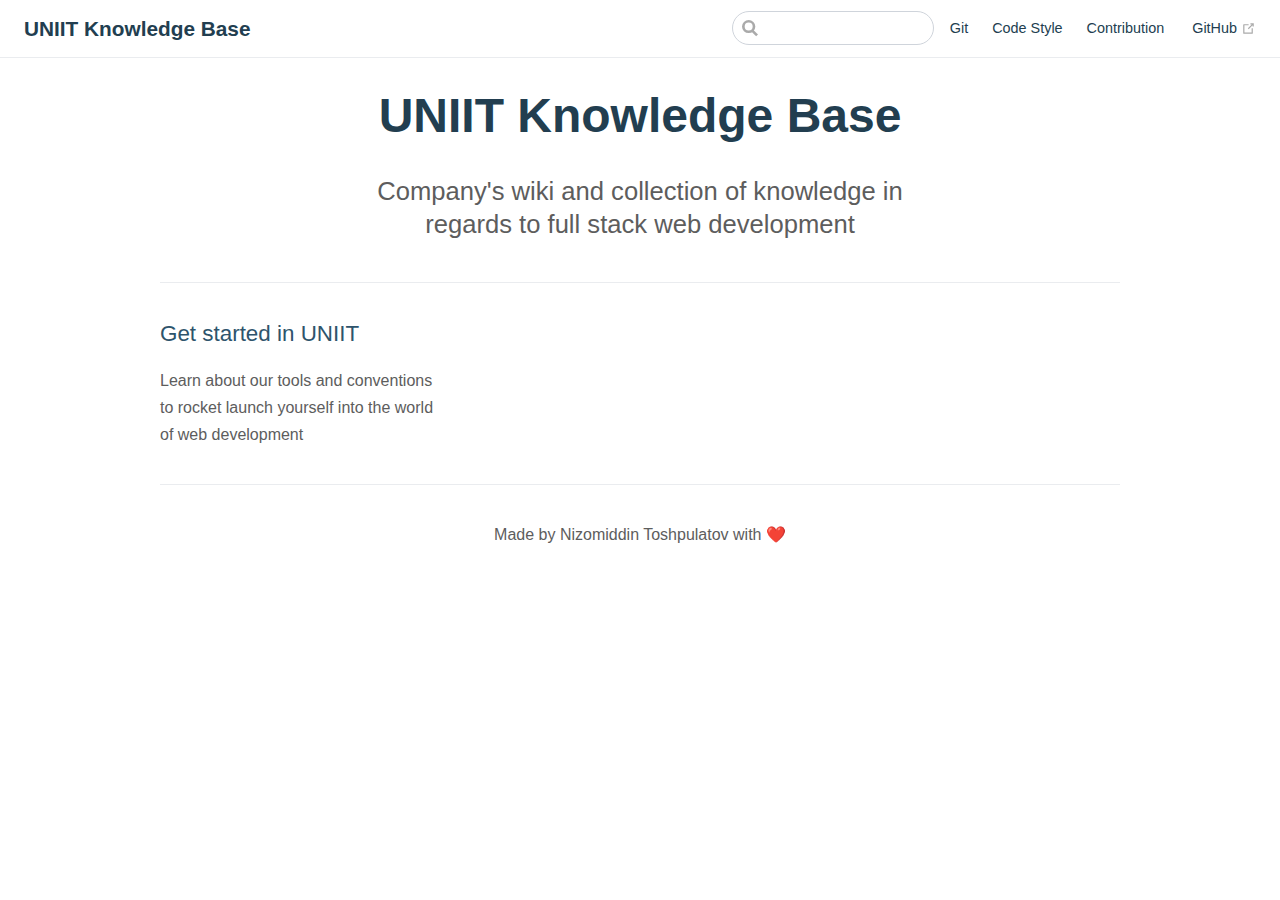
<file: index.html>
<!DOCTYPE html>
<html lang="en-US">
  <head>
    <meta charset="utf-8">
    <meta name="viewport" content="width=device-width,initial-scale=1">
    <title>UNIIT Knowledge Base</title>
    <meta name="generator" content="VuePress 1.8.2">
    
    <meta name="description" content="Company's wiki and collection of knowledge in regards to full stack web development">
    <meta name="theme-color" content="#1A6CBD">
    <meta name="apple-mobile-web-app-capable" content="yes">
    <meta name="apple-mobile-web-app-status-bar-style" content="black">
    
    <link rel="preload" href="/assets/css/0.styles.4b97f608.css" as="style"><link rel="preload" href="/assets/js/app.93acbe78.js" as="script"><link rel="preload" href="/assets/js/2.5b179678.js" as="script"><link rel="preload" href="/assets/js/22.062c3ab2.js" as="script"><link rel="prefetch" href="/assets/js/10.ee8e304d.js"><link rel="prefetch" href="/assets/js/11.6376f2f7.js"><link rel="prefetch" href="/assets/js/12.f3be9457.js"><link rel="prefetch" href="/assets/js/13.2a10ba56.js"><link rel="prefetch" href="/assets/js/14.72ebe129.js"><link rel="prefetch" href="/assets/js/15.1eaa5ccd.js"><link rel="prefetch" href="/assets/js/16.02e971a6.js"><link rel="prefetch" href="/assets/js/17.2853b1c9.js"><link rel="prefetch" href="/assets/js/18.a60efe96.js"><link rel="prefetch" href="/assets/js/19.d1c57ace.js"><link rel="prefetch" href="/assets/js/20.58d069af.js"><link rel="prefetch" href="/assets/js/21.39de7fce.js"><link rel="prefetch" href="/assets/js/3.16ef378a.js"><link rel="prefetch" href="/assets/js/4.73c74d07.js"><link rel="prefetch" href="/assets/js/5.86fd9c45.js"><link rel="prefetch" href="/assets/js/6.78397fcc.js"><link rel="prefetch" href="/assets/js/7.a216571a.js"><link rel="prefetch" href="/assets/js/8.801d3e8a.js"><link rel="prefetch" href="/assets/js/9.6a97ab90.js">
    <link rel="stylesheet" href="/assets/css/0.styles.4b97f608.css">
  </head>
  <body>
    <div id="app" data-server-rendered="true"><div class="theme-container no-sidebar"><header class="navbar"><div class="sidebar-button"><svg xmlns="http://www.w3.org/2000/svg" aria-hidden="true" role="img" viewBox="0 0 448 512" class="icon"><path fill="currentColor" d="M436 124H12c-6.627 0-12-5.373-12-12V80c0-6.627 5.373-12 12-12h424c6.627 0 12 5.373 12 12v32c0 6.627-5.373 12-12 12zm0 160H12c-6.627 0-12-5.373-12-12v-32c0-6.627 5.373-12 12-12h424c6.627 0 12 5.373 12 12v32c0 6.627-5.373 12-12 12zm0 160H12c-6.627 0-12-5.373-12-12v-32c0-6.627 5.373-12 12-12h424c6.627 0 12 5.373 12 12v32c0 6.627-5.373 12-12 12z"></path></svg></div> <a href="/" aria-current="page" class="home-link router-link-exact-active router-link-active"><!----> <span class="site-name">UNIIT Knowledge Base</span></a> <div class="links"><div class="search-box"><input aria-label="Search" autocomplete="off" spellcheck="false" value=""> <!----></div> <nav class="nav-links can-hide"><div class="nav-item"><a href="/git/" class="nav-link">
  Git
</a></div><div class="nav-item"><a href="/code-style/" class="nav-link">
  Code Style
</a></div><div class="nav-item"><a href="/contribution/" class="nav-link">
  Contribution
</a></div> <a href="https://github.com/Hazeman28/bcpm-knowledge-base" target="_blank" rel="noopener noreferrer" class="repo-link">
    GitHub
    <span><svg xmlns="http://www.w3.org/2000/svg" aria-hidden="true" focusable="false" x="0px" y="0px" viewBox="0 0 100 100" width="15" height="15" class="icon outbound"><path fill="currentColor" d="M18.8,85.1h56l0,0c2.2,0,4-1.8,4-4v-32h-8v28h-48v-48h28v-8h-32l0,0c-2.2,0-4,1.8-4,4v56C14.8,83.3,16.6,85.1,18.8,85.1z"></path> <polygon fill="currentColor" points="45.7,48.7 51.3,54.3 77.2,28.5 77.2,37.2 85.2,37.2 85.2,14.9 62.8,14.9 62.8,22.9 71.5,22.9"></polygon></svg> <span class="sr-only">(opens new window)</span></span></a></nav></div></header> <div class="sidebar-mask"></div> <aside class="sidebar"><nav class="nav-links"><div class="nav-item"><a href="/git/" class="nav-link">
  Git
</a></div><div class="nav-item"><a href="/code-style/" class="nav-link">
  Code Style
</a></div><div class="nav-item"><a href="/contribution/" class="nav-link">
  Contribution
</a></div> <a href="https://github.com/Hazeman28/bcpm-knowledge-base" target="_blank" rel="noopener noreferrer" class="repo-link">
    GitHub
    <span><svg xmlns="http://www.w3.org/2000/svg" aria-hidden="true" focusable="false" x="0px" y="0px" viewBox="0 0 100 100" width="15" height="15" class="icon outbound"><path fill="currentColor" d="M18.8,85.1h56l0,0c2.2,0,4-1.8,4-4v-32h-8v28h-48v-48h28v-8h-32l0,0c-2.2,0-4,1.8-4,4v56C14.8,83.3,16.6,85.1,18.8,85.1z"></path> <polygon fill="currentColor" points="45.7,48.7 51.3,54.3 77.2,28.5 77.2,37.2 85.2,37.2 85.2,14.9 62.8,14.9 62.8,22.9 71.5,22.9"></polygon></svg> <span class="sr-only">(opens new window)</span></span></a></nav>  <!----> </aside> <main aria-labelledby="main-title" class="home"><header class="hero"><!----> <h1 id="main-title">
      UNIIT Knowledge Base
    </h1> <p class="description">
      Company's wiki and collection of knowledge in regards to full stack web development
    </p> <!----></header> <div class="features"><div class="feature"><h2>Get started in UNIIT</h2> <p>Learn about our tools and conventions to rocket launch yourself into the world of web development</p></div></div> <div class="theme-default-content custom content__default"></div> <div class="footer">
    Made by Nizomiddin Toshpulatov with ❤️
  </div></main></div><div class="global-ui"></div></div>
    <script src="/assets/js/app.93acbe78.js" defer></script><script src="/assets/js/2.5b179678.js" defer></script><script src="/assets/js/22.062c3ab2.js" defer></script>
  </body>
</html>
</file>
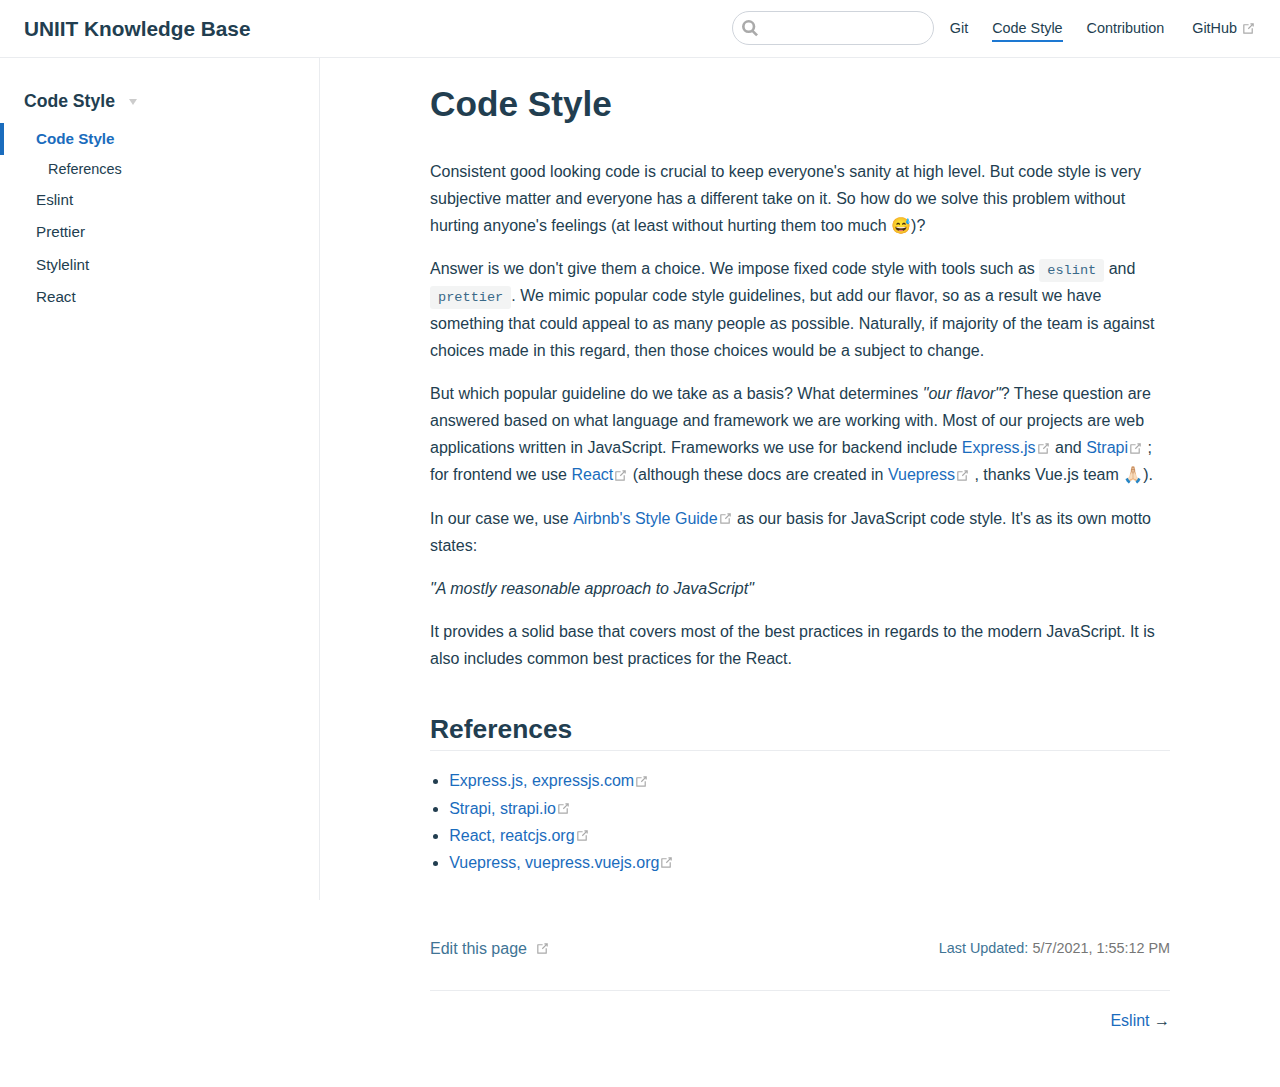
<file: code-style/index.html>
<!DOCTYPE html>
<html lang="en-US">
  <head>
    <meta charset="utf-8">
    <meta name="viewport" content="width=device-width,initial-scale=1">
    <title>Code Style | UNIIT Knowledge Base</title>
    <meta name="generator" content="VuePress 1.8.2">
    
    <meta name="description" content="Company's wiki and collection of knowledge in regards to full stack web development">
    <meta name="theme-color" content="#1A6CBD">
    <meta name="apple-mobile-web-app-capable" content="yes">
    <meta name="apple-mobile-web-app-status-bar-style" content="black">
    
    <link rel="preload" href="/assets/css/0.styles.4b97f608.css" as="style"><link rel="preload" href="/assets/js/app.93acbe78.js" as="script"><link rel="preload" href="/assets/js/2.5b179678.js" as="script"><link rel="preload" href="/assets/js/10.ee8e304d.js" as="script"><link rel="prefetch" href="/assets/js/11.6376f2f7.js"><link rel="prefetch" href="/assets/js/12.f3be9457.js"><link rel="prefetch" href="/assets/js/13.2a10ba56.js"><link rel="prefetch" href="/assets/js/14.72ebe129.js"><link rel="prefetch" href="/assets/js/15.1eaa5ccd.js"><link rel="prefetch" href="/assets/js/16.02e971a6.js"><link rel="prefetch" href="/assets/js/17.2853b1c9.js"><link rel="prefetch" href="/assets/js/18.a60efe96.js"><link rel="prefetch" href="/assets/js/19.d1c57ace.js"><link rel="prefetch" href="/assets/js/20.58d069af.js"><link rel="prefetch" href="/assets/js/21.39de7fce.js"><link rel="prefetch" href="/assets/js/22.062c3ab2.js"><link rel="prefetch" href="/assets/js/3.16ef378a.js"><link rel="prefetch" href="/assets/js/4.73c74d07.js"><link rel="prefetch" href="/assets/js/5.86fd9c45.js"><link rel="prefetch" href="/assets/js/6.78397fcc.js"><link rel="prefetch" href="/assets/js/7.a216571a.js"><link rel="prefetch" href="/assets/js/8.801d3e8a.js"><link rel="prefetch" href="/assets/js/9.6a97ab90.js">
    <link rel="stylesheet" href="/assets/css/0.styles.4b97f608.css">
  </head>
  <body>
    <div id="app" data-server-rendered="true"><div class="theme-container"><header class="navbar"><div class="sidebar-button"><svg xmlns="http://www.w3.org/2000/svg" aria-hidden="true" role="img" viewBox="0 0 448 512" class="icon"><path fill="currentColor" d="M436 124H12c-6.627 0-12-5.373-12-12V80c0-6.627 5.373-12 12-12h424c6.627 0 12 5.373 12 12v32c0 6.627-5.373 12-12 12zm0 160H12c-6.627 0-12-5.373-12-12v-32c0-6.627 5.373-12 12-12h424c6.627 0 12 5.373 12 12v32c0 6.627-5.373 12-12 12zm0 160H12c-6.627 0-12-5.373-12-12v-32c0-6.627 5.373-12 12-12h424c6.627 0 12 5.373 12 12v32c0 6.627-5.373 12-12 12z"></path></svg></div> <a href="/" class="home-link router-link-active"><!----> <span class="site-name">UNIIT Knowledge Base</span></a> <div class="links"><div class="search-box"><input aria-label="Search" autocomplete="off" spellcheck="false" value=""> <!----></div> <nav class="nav-links can-hide"><div class="nav-item"><a href="/git/" class="nav-link">
  Git
</a></div><div class="nav-item"><a href="/code-style/" aria-current="page" class="nav-link router-link-exact-active router-link-active">
  Code Style
</a></div><div class="nav-item"><a href="/contribution/" class="nav-link">
  Contribution
</a></div> <a href="https://github.com/Hazeman28/bcpm-knowledge-base" target="_blank" rel="noopener noreferrer" class="repo-link">
    GitHub
    <span><svg xmlns="http://www.w3.org/2000/svg" aria-hidden="true" focusable="false" x="0px" y="0px" viewBox="0 0 100 100" width="15" height="15" class="icon outbound"><path fill="currentColor" d="M18.8,85.1h56l0,0c2.2,0,4-1.8,4-4v-32h-8v28h-48v-48h28v-8h-32l0,0c-2.2,0-4,1.8-4,4v56C14.8,83.3,16.6,85.1,18.8,85.1z"></path> <polygon fill="currentColor" points="45.7,48.7 51.3,54.3 77.2,28.5 77.2,37.2 85.2,37.2 85.2,14.9 62.8,14.9 62.8,22.9 71.5,22.9"></polygon></svg> <span class="sr-only">(opens new window)</span></span></a></nav></div></header> <div class="sidebar-mask"></div> <aside class="sidebar"><nav class="nav-links"><div class="nav-item"><a href="/git/" class="nav-link">
  Git
</a></div><div class="nav-item"><a href="/code-style/" aria-current="page" class="nav-link router-link-exact-active router-link-active">
  Code Style
</a></div><div class="nav-item"><a href="/contribution/" class="nav-link">
  Contribution
</a></div> <a href="https://github.com/Hazeman28/bcpm-knowledge-base" target="_blank" rel="noopener noreferrer" class="repo-link">
    GitHub
    <span><svg xmlns="http://www.w3.org/2000/svg" aria-hidden="true" focusable="false" x="0px" y="0px" viewBox="0 0 100 100" width="15" height="15" class="icon outbound"><path fill="currentColor" d="M18.8,85.1h56l0,0c2.2,0,4-1.8,4-4v-32h-8v28h-48v-48h28v-8h-32l0,0c-2.2,0-4,1.8-4,4v56C14.8,83.3,16.6,85.1,18.8,85.1z"></path> <polygon fill="currentColor" points="45.7,48.7 51.3,54.3 77.2,28.5 77.2,37.2 85.2,37.2 85.2,14.9 62.8,14.9 62.8,22.9 71.5,22.9"></polygon></svg> <span class="sr-only">(opens new window)</span></span></a></nav>  <ul class="sidebar-links"><li><section class="sidebar-group collapsable depth-0"><p class="sidebar-heading open"><span>Code Style</span> <span class="arrow down"></span></p> <ul class="sidebar-links sidebar-group-items"><li><a href="/code-style/" aria-current="page" class="active sidebar-link">Code Style</a><ul class="sidebar-sub-headers"><li class="sidebar-sub-header"><a href="/code-style/#references" class="sidebar-link">References</a></li></ul></li><li><a href="/code-style/eslint.html" class="sidebar-link">Eslint</a></li><li><a href="/code-style/prettier.html" class="sidebar-link">Prettier</a></li><li><a href="/code-style/stylelint.html" class="sidebar-link">Stylelint</a></li><li><a href="/code-style/react-eslintrc.html" class="sidebar-link">React</a></li></ul></section></li></ul> </aside> <main class="page"> <div class="theme-default-content content__default"><h1 id="code-style"><a href="#code-style" class="header-anchor">#</a> Code Style</h1> <p>Consistent good looking code is crucial to keep everyone's sanity at high level.
But code style is very subjective matter and everyone has a different take on
it. So how do we solve this problem without hurting anyone's feelings (at least
without hurting them too much 😅)?</p> <p>Answer is we don't give them a choice. We impose fixed code style with tools
such as <code>eslint</code> and <code>prettier</code>. We mimic popular code style guidelines,
but add our flavor, so as a result we have something that could appeal to as
many people as possible. Naturally, if majority of the team is against choices
made in this regard, then those choices would be a subject to change.</p> <p>But which popular guideline do we take as a basis? What determines <em>&quot;our
flavor&quot;</em>? These question are answered based on what language and framework we
are working with. Most of our projects are web applications written in
JavaScript. Frameworks we use for backend include <a href="https://expressjs.com/" target="_blank" rel="noopener noreferrer">Express.js<span><svg xmlns="http://www.w3.org/2000/svg" aria-hidden="true" focusable="false" x="0px" y="0px" viewBox="0 0 100 100" width="15" height="15" class="icon outbound"><path fill="currentColor" d="M18.8,85.1h56l0,0c2.2,0,4-1.8,4-4v-32h-8v28h-48v-48h28v-8h-32l0,0c-2.2,0-4,1.8-4,4v56C14.8,83.3,16.6,85.1,18.8,85.1z"></path> <polygon fill="currentColor" points="45.7,48.7 51.3,54.3 77.2,28.5 77.2,37.2 85.2,37.2 85.2,14.9 62.8,14.9 62.8,22.9 71.5,22.9"></polygon></svg> <span class="sr-only">(opens new window)</span></span></a> and
<a href="https://strapi.io/" target="_blank" rel="noopener noreferrer">Strapi<span><svg xmlns="http://www.w3.org/2000/svg" aria-hidden="true" focusable="false" x="0px" y="0px" viewBox="0 0 100 100" width="15" height="15" class="icon outbound"><path fill="currentColor" d="M18.8,85.1h56l0,0c2.2,0,4-1.8,4-4v-32h-8v28h-48v-48h28v-8h-32l0,0c-2.2,0-4,1.8-4,4v56C14.8,83.3,16.6,85.1,18.8,85.1z"></path> <polygon fill="currentColor" points="45.7,48.7 51.3,54.3 77.2,28.5 77.2,37.2 85.2,37.2 85.2,14.9 62.8,14.9 62.8,22.9 71.5,22.9"></polygon></svg> <span class="sr-only">(opens new window)</span></span></a>; for frontend we use <a href="https://reactjs.org/" target="_blank" rel="noopener noreferrer">React<span><svg xmlns="http://www.w3.org/2000/svg" aria-hidden="true" focusable="false" x="0px" y="0px" viewBox="0 0 100 100" width="15" height="15" class="icon outbound"><path fill="currentColor" d="M18.8,85.1h56l0,0c2.2,0,4-1.8,4-4v-32h-8v28h-48v-48h28v-8h-32l0,0c-2.2,0-4,1.8-4,4v56C14.8,83.3,16.6,85.1,18.8,85.1z"></path> <polygon fill="currentColor" points="45.7,48.7 51.3,54.3 77.2,28.5 77.2,37.2 85.2,37.2 85.2,14.9 62.8,14.9 62.8,22.9 71.5,22.9"></polygon></svg> <span class="sr-only">(opens new window)</span></span></a> (although these docs are created in
<a href="https://vuepress.vuejs.org/" target="_blank" rel="noopener noreferrer">Vuepress<span><svg xmlns="http://www.w3.org/2000/svg" aria-hidden="true" focusable="false" x="0px" y="0px" viewBox="0 0 100 100" width="15" height="15" class="icon outbound"><path fill="currentColor" d="M18.8,85.1h56l0,0c2.2,0,4-1.8,4-4v-32h-8v28h-48v-48h28v-8h-32l0,0c-2.2,0-4,1.8-4,4v56C14.8,83.3,16.6,85.1,18.8,85.1z"></path> <polygon fill="currentColor" points="45.7,48.7 51.3,54.3 77.2,28.5 77.2,37.2 85.2,37.2 85.2,14.9 62.8,14.9 62.8,22.9 71.5,22.9"></polygon></svg> <span class="sr-only">(opens new window)</span></span></a>, thanks Vue.js team 🙏🏻).</p> <p>In our case we, use <a href="https://github.com/airbnb/javascript" target="_blank" rel="noopener noreferrer">Airbnb's Style Guide<span><svg xmlns="http://www.w3.org/2000/svg" aria-hidden="true" focusable="false" x="0px" y="0px" viewBox="0 0 100 100" width="15" height="15" class="icon outbound"><path fill="currentColor" d="M18.8,85.1h56l0,0c2.2,0,4-1.8,4-4v-32h-8v28h-48v-48h28v-8h-32l0,0c-2.2,0-4,1.8-4,4v56C14.8,83.3,16.6,85.1,18.8,85.1z"></path> <polygon fill="currentColor" points="45.7,48.7 51.3,54.3 77.2,28.5 77.2,37.2 85.2,37.2 85.2,14.9 62.8,14.9 62.8,22.9 71.5,22.9"></polygon></svg> <span class="sr-only">(opens new window)</span></span></a>
as our basis for JavaScript code style. It's as its own motto states:</p> <p><em>&quot;A mostly reasonable approach to JavaScript&quot;</em></p> <p>It provides a solid base that covers most of the best practices in regards to
the modern JavaScript. It is also includes common best practices for the React.</p> <h2 id="references"><a href="#references" class="header-anchor">#</a> References</h2> <ul><li><a href="https://expressjs.com/" target="_blank" rel="noopener noreferrer">Express.js, expressjs.com<span><svg xmlns="http://www.w3.org/2000/svg" aria-hidden="true" focusable="false" x="0px" y="0px" viewBox="0 0 100 100" width="15" height="15" class="icon outbound"><path fill="currentColor" d="M18.8,85.1h56l0,0c2.2,0,4-1.8,4-4v-32h-8v28h-48v-48h28v-8h-32l0,0c-2.2,0-4,1.8-4,4v56C14.8,83.3,16.6,85.1,18.8,85.1z"></path> <polygon fill="currentColor" points="45.7,48.7 51.3,54.3 77.2,28.5 77.2,37.2 85.2,37.2 85.2,14.9 62.8,14.9 62.8,22.9 71.5,22.9"></polygon></svg> <span class="sr-only">(opens new window)</span></span></a></li> <li><a href="https://strapi.io/" target="_blank" rel="noopener noreferrer">Strapi, strapi.io<span><svg xmlns="http://www.w3.org/2000/svg" aria-hidden="true" focusable="false" x="0px" y="0px" viewBox="0 0 100 100" width="15" height="15" class="icon outbound"><path fill="currentColor" d="M18.8,85.1h56l0,0c2.2,0,4-1.8,4-4v-32h-8v28h-48v-48h28v-8h-32l0,0c-2.2,0-4,1.8-4,4v56C14.8,83.3,16.6,85.1,18.8,85.1z"></path> <polygon fill="currentColor" points="45.7,48.7 51.3,54.3 77.2,28.5 77.2,37.2 85.2,37.2 85.2,14.9 62.8,14.9 62.8,22.9 71.5,22.9"></polygon></svg> <span class="sr-only">(opens new window)</span></span></a></li> <li><a href="https://reactjs.org/" target="_blank" rel="noopener noreferrer">React, reatcjs.org<span><svg xmlns="http://www.w3.org/2000/svg" aria-hidden="true" focusable="false" x="0px" y="0px" viewBox="0 0 100 100" width="15" height="15" class="icon outbound"><path fill="currentColor" d="M18.8,85.1h56l0,0c2.2,0,4-1.8,4-4v-32h-8v28h-48v-48h28v-8h-32l0,0c-2.2,0-4,1.8-4,4v56C14.8,83.3,16.6,85.1,18.8,85.1z"></path> <polygon fill="currentColor" points="45.7,48.7 51.3,54.3 77.2,28.5 77.2,37.2 85.2,37.2 85.2,14.9 62.8,14.9 62.8,22.9 71.5,22.9"></polygon></svg> <span class="sr-only">(opens new window)</span></span></a></li> <li><a href="https://vuepress.vuejs.org/" target="_blank" rel="noopener noreferrer">Vuepress, vuepress.vuejs.org<span><svg xmlns="http://www.w3.org/2000/svg" aria-hidden="true" focusable="false" x="0px" y="0px" viewBox="0 0 100 100" width="15" height="15" class="icon outbound"><path fill="currentColor" d="M18.8,85.1h56l0,0c2.2,0,4-1.8,4-4v-32h-8v28h-48v-48h28v-8h-32l0,0c-2.2,0-4,1.8-4,4v56C14.8,83.3,16.6,85.1,18.8,85.1z"></path> <polygon fill="currentColor" points="45.7,48.7 51.3,54.3 77.2,28.5 77.2,37.2 85.2,37.2 85.2,14.9 62.8,14.9 62.8,22.9 71.5,22.9"></polygon></svg> <span class="sr-only">(opens new window)</span></span></a></li></ul></div> <footer class="page-edit"><div class="edit-link"><a href="https://github.com/Hazeman28/bcpm-knowledge-base/edit/master/code-style/README.md" target="_blank" rel="noopener noreferrer">Edit this page</a> <span><svg xmlns="http://www.w3.org/2000/svg" aria-hidden="true" focusable="false" x="0px" y="0px" viewBox="0 0 100 100" width="15" height="15" class="icon outbound"><path fill="currentColor" d="M18.8,85.1h56l0,0c2.2,0,4-1.8,4-4v-32h-8v28h-48v-48h28v-8h-32l0,0c-2.2,0-4,1.8-4,4v56C14.8,83.3,16.6,85.1,18.8,85.1z"></path> <polygon fill="currentColor" points="45.7,48.7 51.3,54.3 77.2,28.5 77.2,37.2 85.2,37.2 85.2,14.9 62.8,14.9 62.8,22.9 71.5,22.9"></polygon></svg> <span class="sr-only">(opens new window)</span></span></div> <div class="last-updated"><span class="prefix">Last Updated:</span> <span class="time">5/7/2021, 1:55:12 PM</span></div></footer> <div class="page-nav"><p class="inner"><!----> <span class="next"><a href="/code-style/eslint.html">
        Eslint
      </a>
      →
    </span></p></div> </main></div><div class="global-ui"></div></div>
    <script src="/assets/js/app.93acbe78.js" defer></script><script src="/assets/js/2.5b179678.js" defer></script><script src="/assets/js/10.ee8e304d.js" defer></script>
  </body>
</html>
</file>
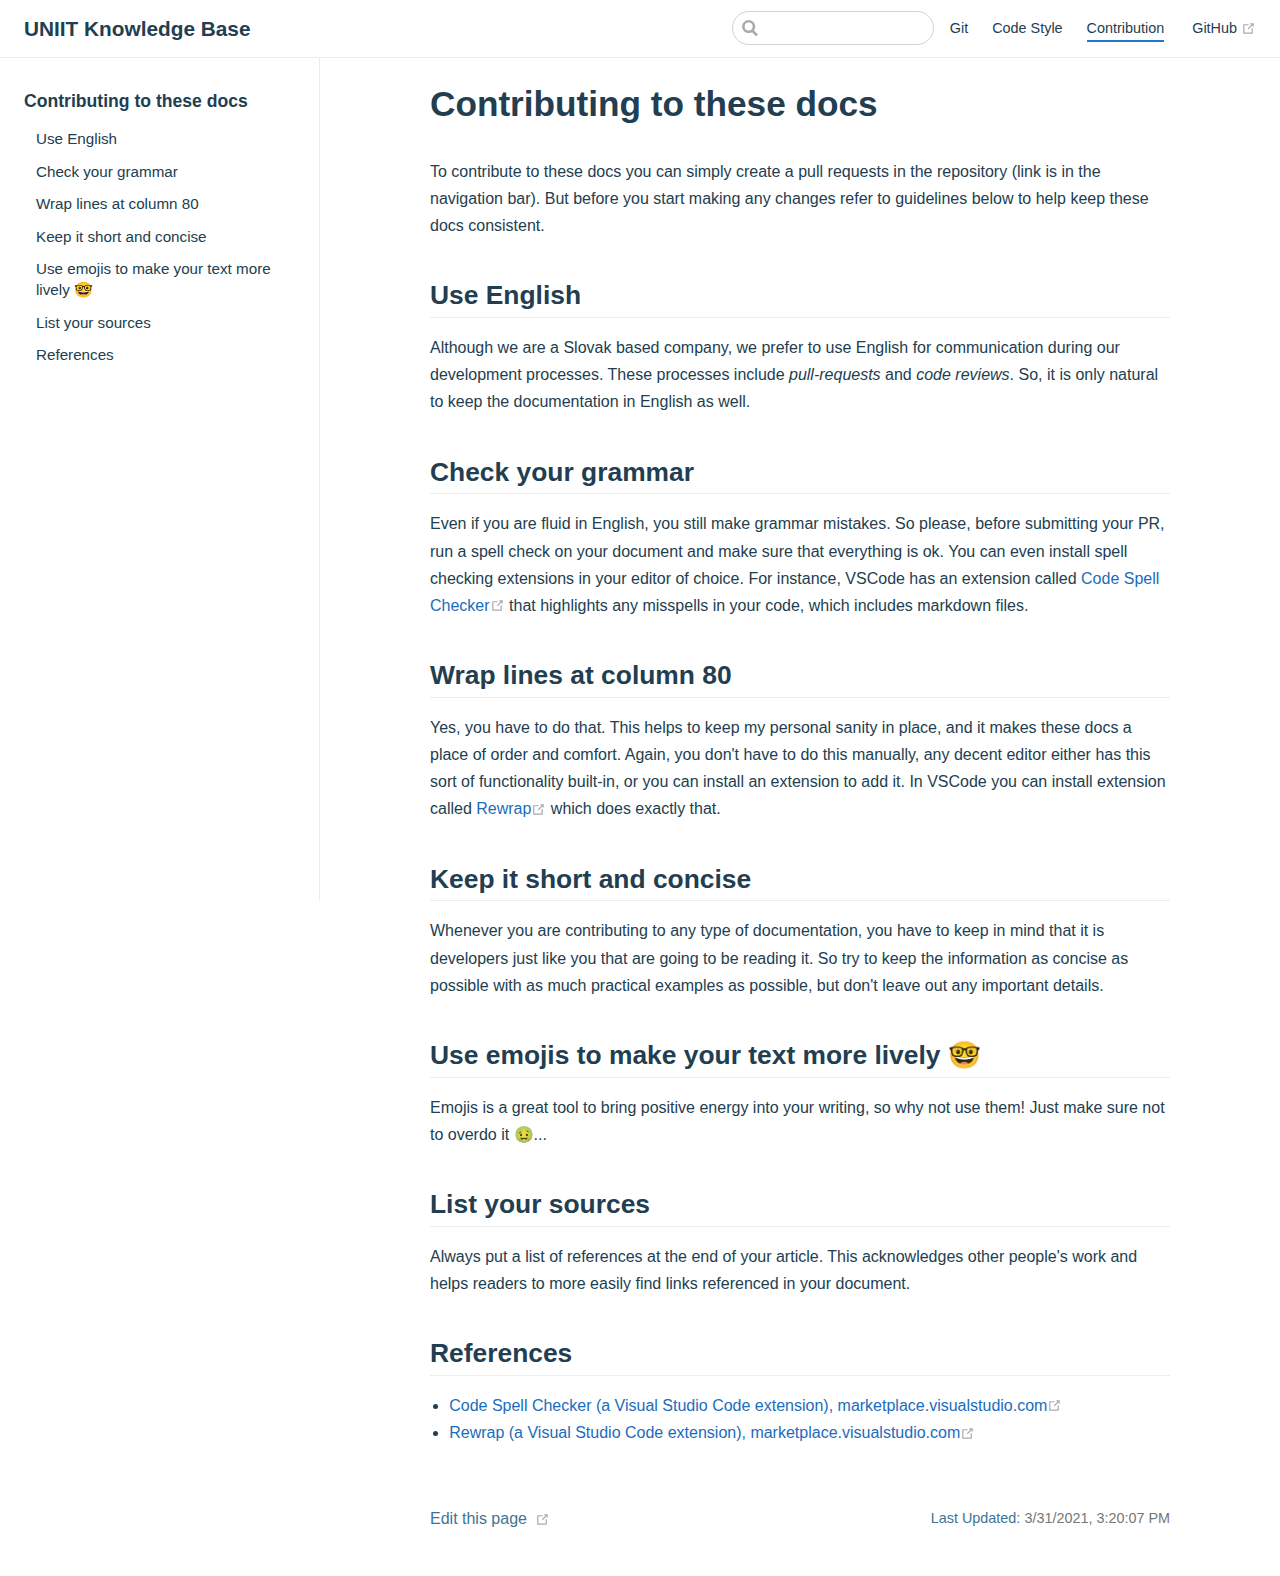
<file: contribution/index.html>
<!DOCTYPE html>
<html lang="en-US">
  <head>
    <meta charset="utf-8">
    <meta name="viewport" content="width=device-width,initial-scale=1">
    <title>Contributing to these docs | UNIIT Knowledge Base</title>
    <meta name="generator" content="VuePress 1.8.2">
    
    <meta name="description" content="Company's wiki and collection of knowledge in regards to full stack web development">
    <meta name="theme-color" content="#1A6CBD">
    <meta name="apple-mobile-web-app-capable" content="yes">
    <meta name="apple-mobile-web-app-status-bar-style" content="black">
    
    <link rel="preload" href="/assets/css/0.styles.4b97f608.css" as="style"><link rel="preload" href="/assets/js/app.93acbe78.js" as="script"><link rel="preload" href="/assets/js/2.5b179678.js" as="script"><link rel="preload" href="/assets/js/15.1eaa5ccd.js" as="script"><link rel="prefetch" href="/assets/js/10.ee8e304d.js"><link rel="prefetch" href="/assets/js/11.6376f2f7.js"><link rel="prefetch" href="/assets/js/12.f3be9457.js"><link rel="prefetch" href="/assets/js/13.2a10ba56.js"><link rel="prefetch" href="/assets/js/14.72ebe129.js"><link rel="prefetch" href="/assets/js/16.02e971a6.js"><link rel="prefetch" href="/assets/js/17.2853b1c9.js"><link rel="prefetch" href="/assets/js/18.a60efe96.js"><link rel="prefetch" href="/assets/js/19.d1c57ace.js"><link rel="prefetch" href="/assets/js/20.58d069af.js"><link rel="prefetch" href="/assets/js/21.39de7fce.js"><link rel="prefetch" href="/assets/js/22.062c3ab2.js"><link rel="prefetch" href="/assets/js/3.16ef378a.js"><link rel="prefetch" href="/assets/js/4.73c74d07.js"><link rel="prefetch" href="/assets/js/5.86fd9c45.js"><link rel="prefetch" href="/assets/js/6.78397fcc.js"><link rel="prefetch" href="/assets/js/7.a216571a.js"><link rel="prefetch" href="/assets/js/8.801d3e8a.js"><link rel="prefetch" href="/assets/js/9.6a97ab90.js">
    <link rel="stylesheet" href="/assets/css/0.styles.4b97f608.css">
  </head>
  <body>
    <div id="app" data-server-rendered="true"><div class="theme-container"><header class="navbar"><div class="sidebar-button"><svg xmlns="http://www.w3.org/2000/svg" aria-hidden="true" role="img" viewBox="0 0 448 512" class="icon"><path fill="currentColor" d="M436 124H12c-6.627 0-12-5.373-12-12V80c0-6.627 5.373-12 12-12h424c6.627 0 12 5.373 12 12v32c0 6.627-5.373 12-12 12zm0 160H12c-6.627 0-12-5.373-12-12v-32c0-6.627 5.373-12 12-12h424c6.627 0 12 5.373 12 12v32c0 6.627-5.373 12-12 12zm0 160H12c-6.627 0-12-5.373-12-12v-32c0-6.627 5.373-12 12-12h424c6.627 0 12 5.373 12 12v32c0 6.627-5.373 12-12 12z"></path></svg></div> <a href="/" class="home-link router-link-active"><!----> <span class="site-name">UNIIT Knowledge Base</span></a> <div class="links"><div class="search-box"><input aria-label="Search" autocomplete="off" spellcheck="false" value=""> <!----></div> <nav class="nav-links can-hide"><div class="nav-item"><a href="/git/" class="nav-link">
  Git
</a></div><div class="nav-item"><a href="/code-style/" class="nav-link">
  Code Style
</a></div><div class="nav-item"><a href="/contribution/" aria-current="page" class="nav-link router-link-exact-active router-link-active">
  Contribution
</a></div> <a href="https://github.com/Hazeman28/bcpm-knowledge-base" target="_blank" rel="noopener noreferrer" class="repo-link">
    GitHub
    <span><svg xmlns="http://www.w3.org/2000/svg" aria-hidden="true" focusable="false" x="0px" y="0px" viewBox="0 0 100 100" width="15" height="15" class="icon outbound"><path fill="currentColor" d="M18.8,85.1h56l0,0c2.2,0,4-1.8,4-4v-32h-8v28h-48v-48h28v-8h-32l0,0c-2.2,0-4,1.8-4,4v56C14.8,83.3,16.6,85.1,18.8,85.1z"></path> <polygon fill="currentColor" points="45.7,48.7 51.3,54.3 77.2,28.5 77.2,37.2 85.2,37.2 85.2,14.9 62.8,14.9 62.8,22.9 71.5,22.9"></polygon></svg> <span class="sr-only">(opens new window)</span></span></a></nav></div></header> <div class="sidebar-mask"></div> <aside class="sidebar"><nav class="nav-links"><div class="nav-item"><a href="/git/" class="nav-link">
  Git
</a></div><div class="nav-item"><a href="/code-style/" class="nav-link">
  Code Style
</a></div><div class="nav-item"><a href="/contribution/" aria-current="page" class="nav-link router-link-exact-active router-link-active">
  Contribution
</a></div> <a href="https://github.com/Hazeman28/bcpm-knowledge-base" target="_blank" rel="noopener noreferrer" class="repo-link">
    GitHub
    <span><svg xmlns="http://www.w3.org/2000/svg" aria-hidden="true" focusable="false" x="0px" y="0px" viewBox="0 0 100 100" width="15" height="15" class="icon outbound"><path fill="currentColor" d="M18.8,85.1h56l0,0c2.2,0,4-1.8,4-4v-32h-8v28h-48v-48h28v-8h-32l0,0c-2.2,0-4,1.8-4,4v56C14.8,83.3,16.6,85.1,18.8,85.1z"></path> <polygon fill="currentColor" points="45.7,48.7 51.3,54.3 77.2,28.5 77.2,37.2 85.2,37.2 85.2,14.9 62.8,14.9 62.8,22.9 71.5,22.9"></polygon></svg> <span class="sr-only">(opens new window)</span></span></a></nav>  <ul class="sidebar-links"><li><section class="sidebar-group depth-0"><p class="sidebar-heading open"><span>Contributing to these docs</span> <!----></p> <ul class="sidebar-links sidebar-group-items"><li><a href="/contribution/#use-english" class="sidebar-link">Use English</a><ul class="sidebar-sub-headers"></ul></li><li><a href="/contribution/#check-your-grammar" class="sidebar-link">Check your grammar</a><ul class="sidebar-sub-headers"></ul></li><li><a href="/contribution/#wrap-lines-at-column-80" class="sidebar-link">Wrap lines at column 80</a><ul class="sidebar-sub-headers"></ul></li><li><a href="/contribution/#keep-it-short-and-concise" class="sidebar-link">Keep it short and concise</a><ul class="sidebar-sub-headers"></ul></li><li><a href="/contribution/#use-emojis-to-make-your-text-more-lively-🤓" class="sidebar-link">Use emojis to make your text more lively 🤓</a><ul class="sidebar-sub-headers"></ul></li><li><a href="/contribution/#list-your-sources" class="sidebar-link">List your sources</a><ul class="sidebar-sub-headers"></ul></li><li><a href="/contribution/#references" class="sidebar-link">References</a><ul class="sidebar-sub-headers"></ul></li></ul></section></li></ul> </aside> <main class="page"> <div class="theme-default-content content__default"><h1 id="contributing-to-these-docs"><a href="#contributing-to-these-docs" class="header-anchor">#</a> Contributing to these docs</h1> <p>To contribute to these docs you can simply create a pull requests in the
repository (link is in the navigation bar). But before you start making any
changes refer to guidelines below to help keep these docs consistent.</p> <h2 id="use-english"><a href="#use-english" class="header-anchor">#</a> Use English</h2> <p>Although we are a Slovak based company, we prefer to use English for
communication during our development processes. These processes include
<em>pull-requests</em> and <em>code reviews</em>. So, it is only natural to keep the
documentation in English as well.</p> <h2 id="check-your-grammar"><a href="#check-your-grammar" class="header-anchor">#</a> Check your grammar</h2> <p>Even if you are fluid in English, you still make grammar mistakes. So please,
before submitting your PR, run a spell check on your document and make sure that
everything is ok. You can even install spell checking extensions in your editor
of choice. For instance, VSCode has an extension called <a href="https://marketplace.visualstudio.com/items?itemName=streetsidesoftware.code-spell-checker" target="_blank" rel="noopener noreferrer">Code Spell Checker<span><svg xmlns="http://www.w3.org/2000/svg" aria-hidden="true" focusable="false" x="0px" y="0px" viewBox="0 0 100 100" width="15" height="15" class="icon outbound"><path fill="currentColor" d="M18.8,85.1h56l0,0c2.2,0,4-1.8,4-4v-32h-8v28h-48v-48h28v-8h-32l0,0c-2.2,0-4,1.8-4,4v56C14.8,83.3,16.6,85.1,18.8,85.1z"></path> <polygon fill="currentColor" points="45.7,48.7 51.3,54.3 77.2,28.5 77.2,37.2 85.2,37.2 85.2,14.9 62.8,14.9 62.8,22.9 71.5,22.9"></polygon></svg> <span class="sr-only">(opens new window)</span></span></a>
that highlights any misspells in your code, which includes markdown files.</p> <h2 id="wrap-lines-at-column-80"><a href="#wrap-lines-at-column-80" class="header-anchor">#</a> Wrap lines at column 80</h2> <p>Yes, you have to do that. This helps to keep my personal sanity in place, and it
makes these docs a place of order and comfort. Again, you don't have to do this
manually, any decent editor either has this sort of functionality built-in, or
you can install an extension to add it. In VSCode you can install extension
called <a href="https://marketplace.visualstudio.com/items?itemName=stkb.rewrap" target="_blank" rel="noopener noreferrer">Rewrap<span><svg xmlns="http://www.w3.org/2000/svg" aria-hidden="true" focusable="false" x="0px" y="0px" viewBox="0 0 100 100" width="15" height="15" class="icon outbound"><path fill="currentColor" d="M18.8,85.1h56l0,0c2.2,0,4-1.8,4-4v-32h-8v28h-48v-48h28v-8h-32l0,0c-2.2,0-4,1.8-4,4v56C14.8,83.3,16.6,85.1,18.8,85.1z"></path> <polygon fill="currentColor" points="45.7,48.7 51.3,54.3 77.2,28.5 77.2,37.2 85.2,37.2 85.2,14.9 62.8,14.9 62.8,22.9 71.5,22.9"></polygon></svg> <span class="sr-only">(opens new window)</span></span></a> which does exactly that.</p> <h2 id="keep-it-short-and-concise"><a href="#keep-it-short-and-concise" class="header-anchor">#</a> Keep it short and concise</h2> <p>Whenever you are contributing to any type of documentation, you have to keep in
mind that it is developers just like you that are going to be reading it. So try
to keep the information as concise as possible with as much practical examples
as possible, but don't leave out any important details.</p> <h2 id="use-emojis-to-make-your-text-more-lively-🤓"><a href="#use-emojis-to-make-your-text-more-lively-🤓" class="header-anchor">#</a> Use emojis to make your text more lively 🤓</h2> <p>Emojis is a great tool to bring positive energy into your writing, so why not
use them! Just make sure not to overdo it 🤢...</p> <h2 id="list-your-sources"><a href="#list-your-sources" class="header-anchor">#</a> List your sources</h2> <p>Always put a list of references at the end of your article. This acknowledges
other people's work and helps readers to more easily find links referenced in
your document.</p> <h2 id="references"><a href="#references" class="header-anchor">#</a> References</h2> <ul><li><a href="https://marketplace.visualstudio.com/items?itemName=streetsidesoftware.code-spell-checker" target="_blank" rel="noopener noreferrer">Code Spell Checker (a Visual Studio Code extension), marketplace.visualstudio.com<span><svg xmlns="http://www.w3.org/2000/svg" aria-hidden="true" focusable="false" x="0px" y="0px" viewBox="0 0 100 100" width="15" height="15" class="icon outbound"><path fill="currentColor" d="M18.8,85.1h56l0,0c2.2,0,4-1.8,4-4v-32h-8v28h-48v-48h28v-8h-32l0,0c-2.2,0-4,1.8-4,4v56C14.8,83.3,16.6,85.1,18.8,85.1z"></path> <polygon fill="currentColor" points="45.7,48.7 51.3,54.3 77.2,28.5 77.2,37.2 85.2,37.2 85.2,14.9 62.8,14.9 62.8,22.9 71.5,22.9"></polygon></svg> <span class="sr-only">(opens new window)</span></span></a></li> <li><a href="https://marketplace.visualstudio.com/items?itemName=stkb.rewrap" target="_blank" rel="noopener noreferrer">Rewrap (a Visual Studio Code extension), marketplace.visualstudio.com<span><svg xmlns="http://www.w3.org/2000/svg" aria-hidden="true" focusable="false" x="0px" y="0px" viewBox="0 0 100 100" width="15" height="15" class="icon outbound"><path fill="currentColor" d="M18.8,85.1h56l0,0c2.2,0,4-1.8,4-4v-32h-8v28h-48v-48h28v-8h-32l0,0c-2.2,0-4,1.8-4,4v56C14.8,83.3,16.6,85.1,18.8,85.1z"></path> <polygon fill="currentColor" points="45.7,48.7 51.3,54.3 77.2,28.5 77.2,37.2 85.2,37.2 85.2,14.9 62.8,14.9 62.8,22.9 71.5,22.9"></polygon></svg> <span class="sr-only">(opens new window)</span></span></a></li></ul></div> <footer class="page-edit"><div class="edit-link"><a href="https://github.com/Hazeman28/bcpm-knowledge-base/edit/master/contribution/README.md" target="_blank" rel="noopener noreferrer">Edit this page</a> <span><svg xmlns="http://www.w3.org/2000/svg" aria-hidden="true" focusable="false" x="0px" y="0px" viewBox="0 0 100 100" width="15" height="15" class="icon outbound"><path fill="currentColor" d="M18.8,85.1h56l0,0c2.2,0,4-1.8,4-4v-32h-8v28h-48v-48h28v-8h-32l0,0c-2.2,0-4,1.8-4,4v56C14.8,83.3,16.6,85.1,18.8,85.1z"></path> <polygon fill="currentColor" points="45.7,48.7 51.3,54.3 77.2,28.5 77.2,37.2 85.2,37.2 85.2,14.9 62.8,14.9 62.8,22.9 71.5,22.9"></polygon></svg> <span class="sr-only">(opens new window)</span></span></div> <div class="last-updated"><span class="prefix">Last Updated:</span> <span class="time">3/31/2021, 3:20:07 PM</span></div></footer> <!----> </main></div><div class="global-ui"></div></div>
    <script src="/assets/js/app.93acbe78.js" defer></script><script src="/assets/js/2.5b179678.js" defer></script><script src="/assets/js/15.1eaa5ccd.js" defer></script>
  </body>
</html>
</file>
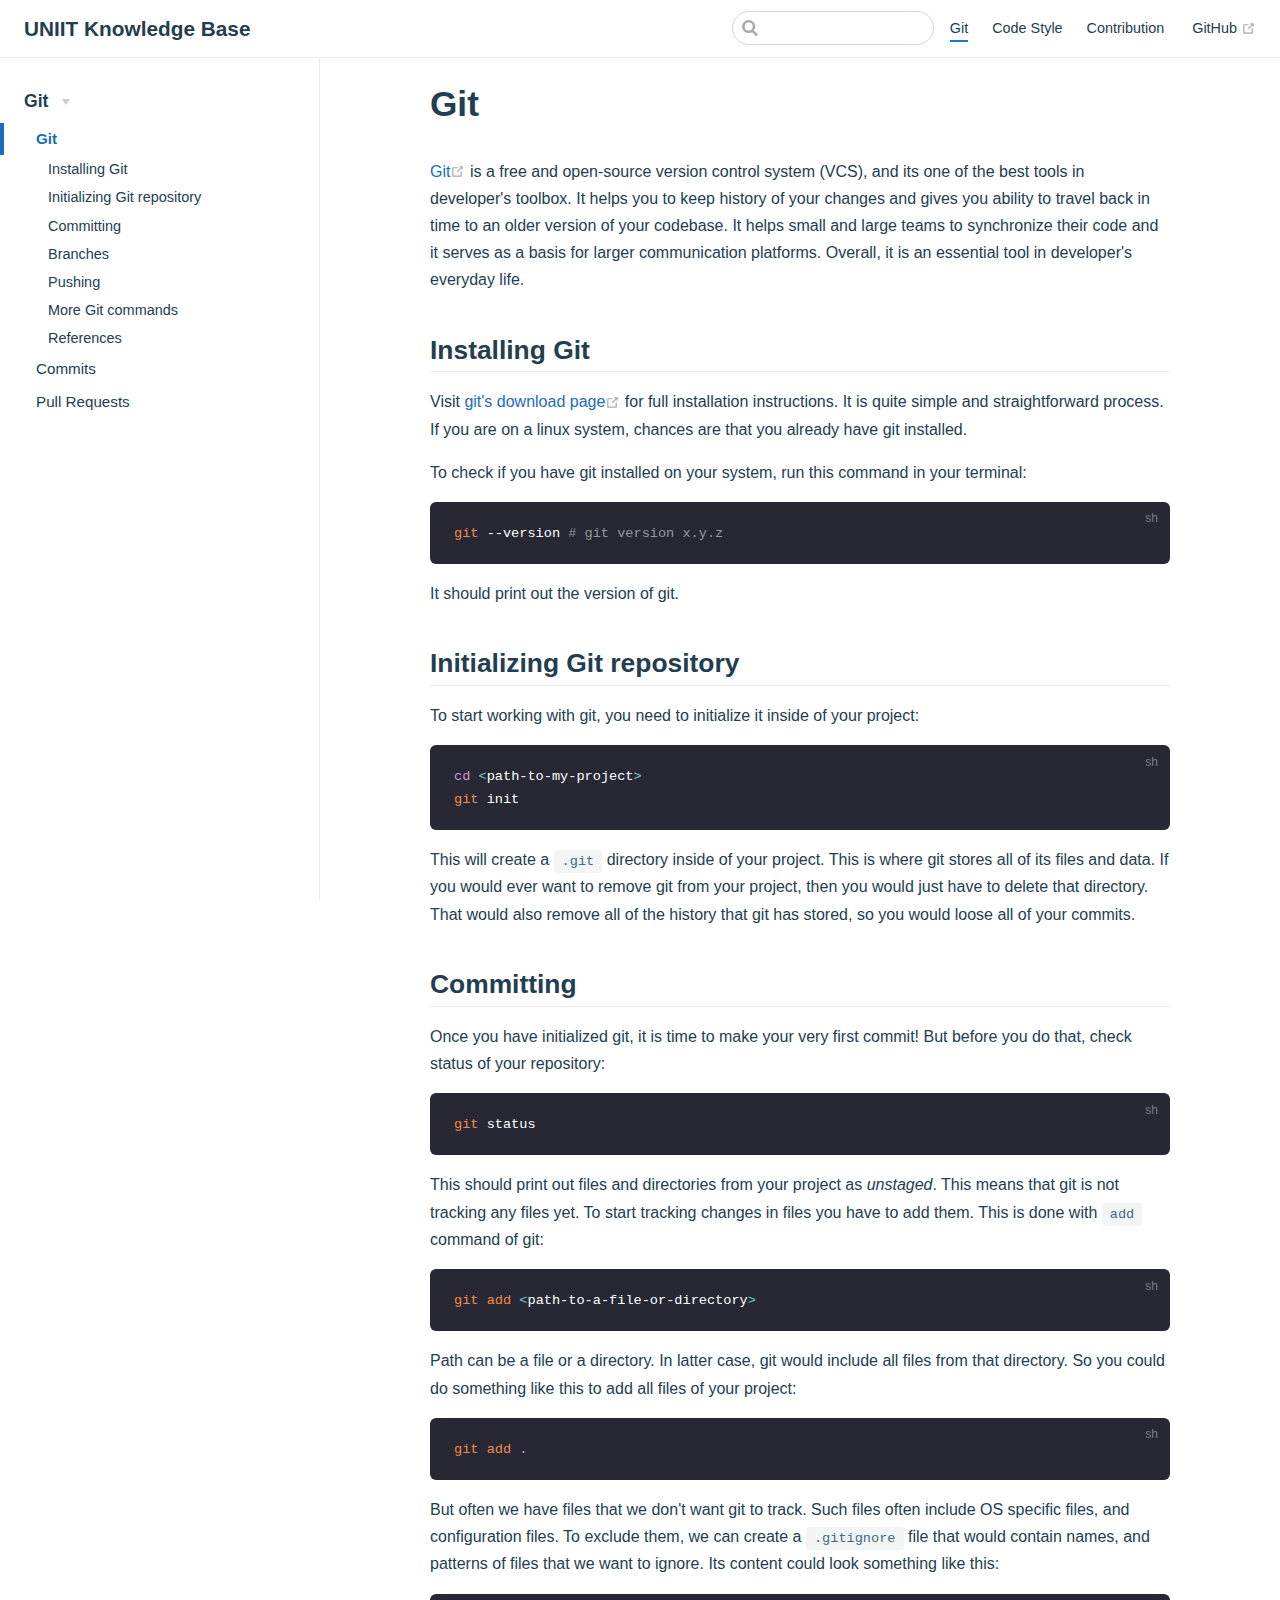
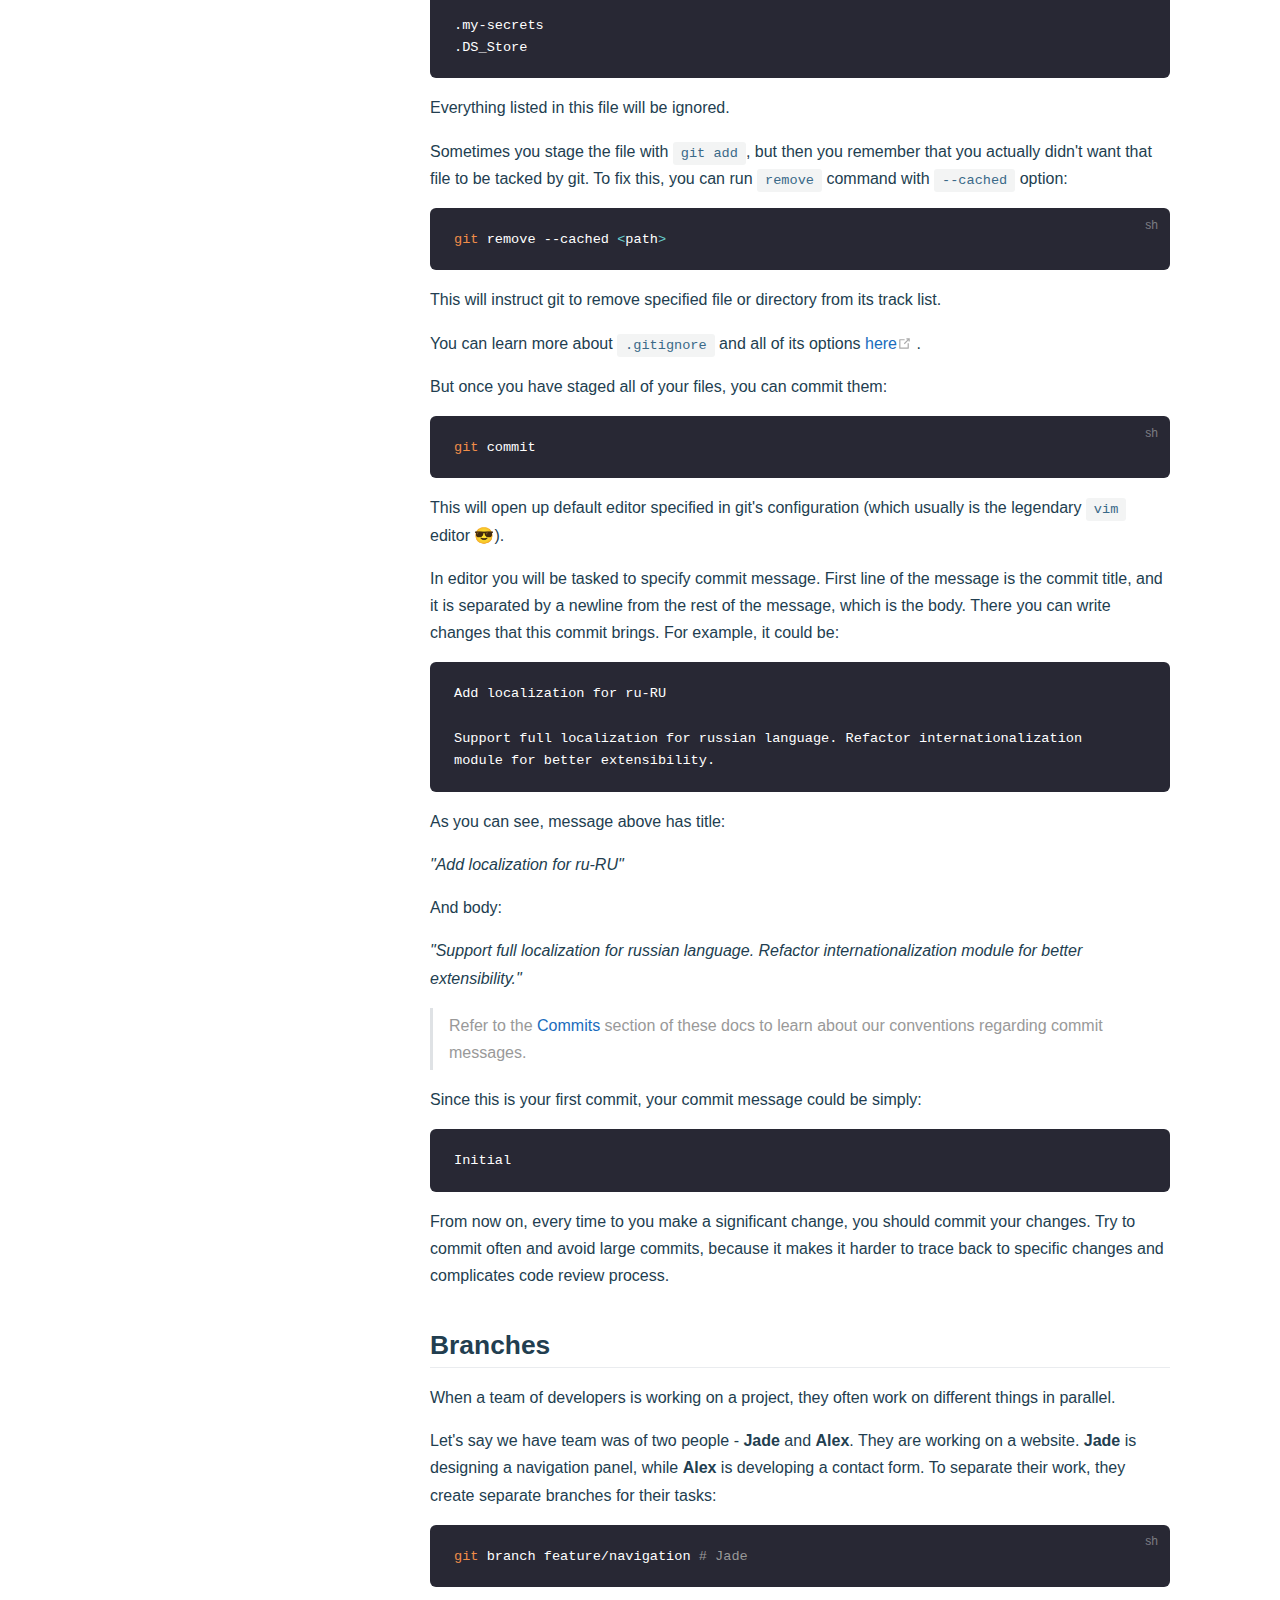
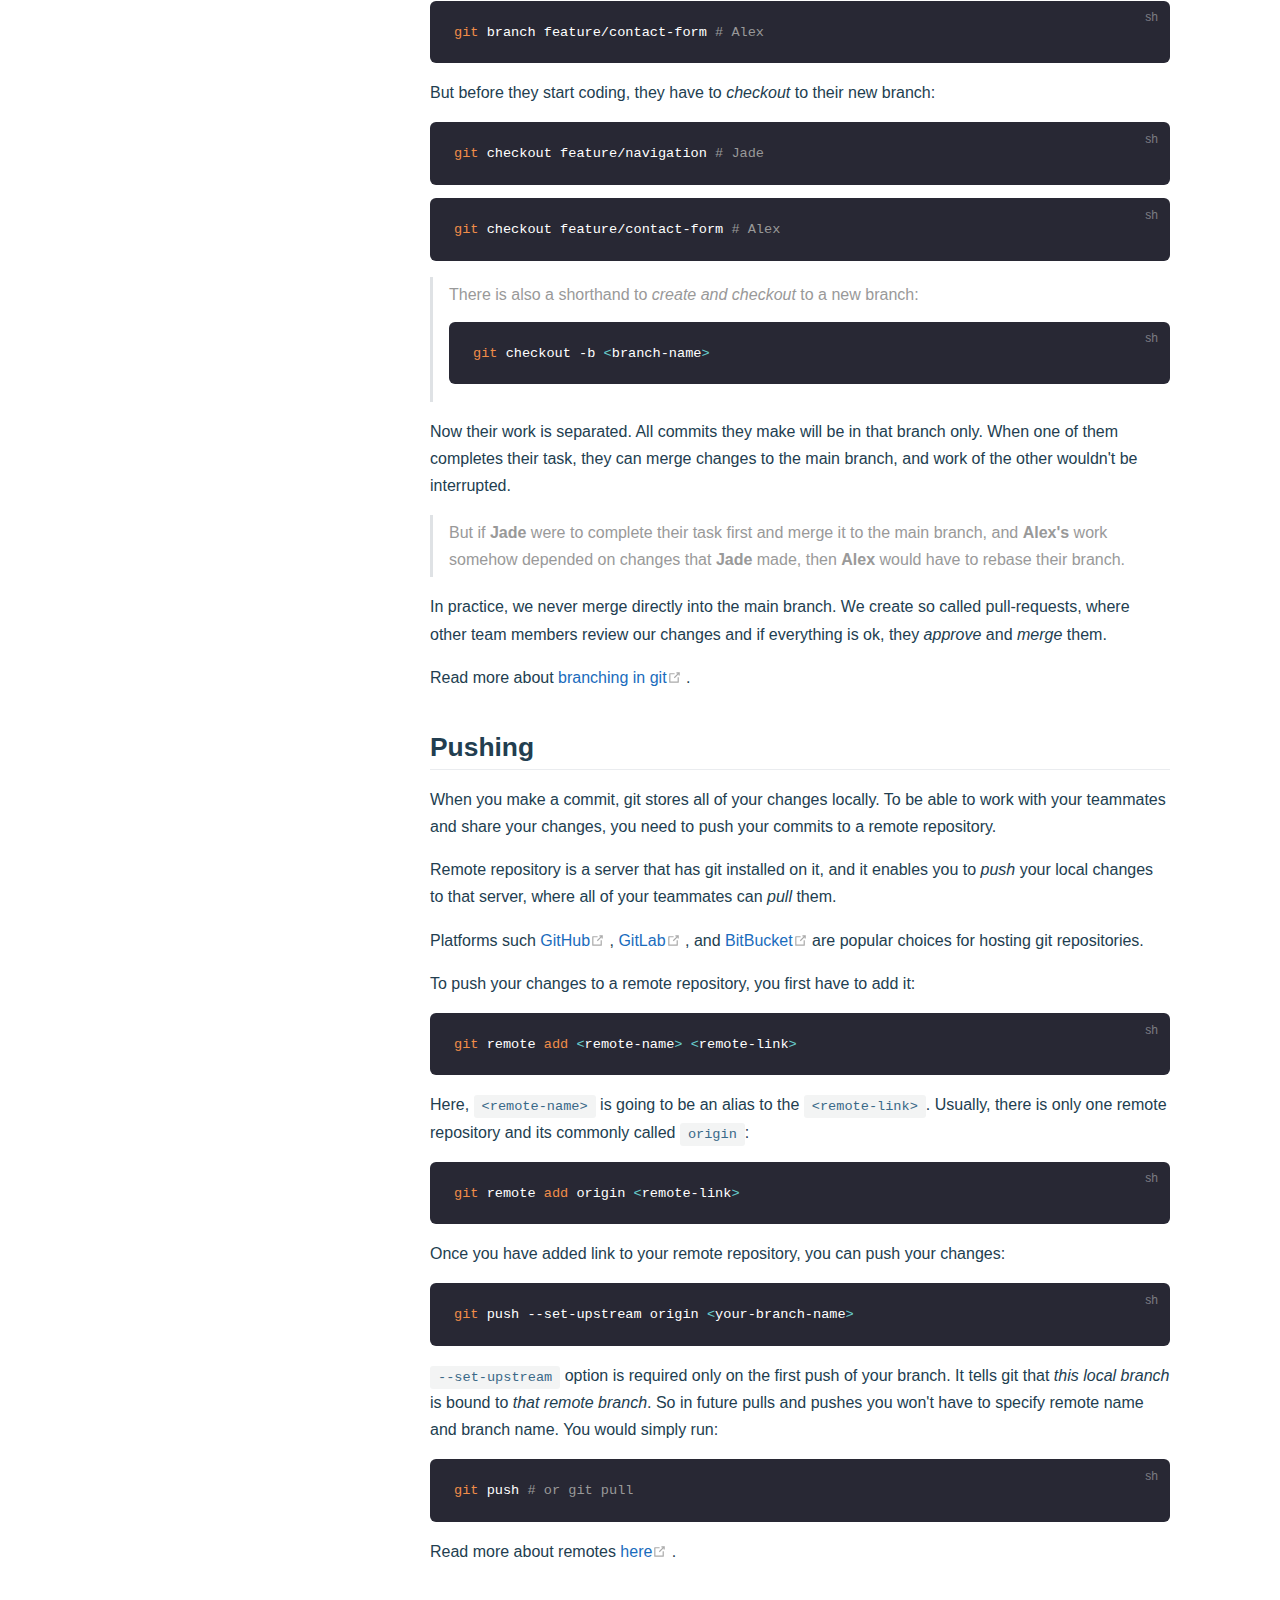
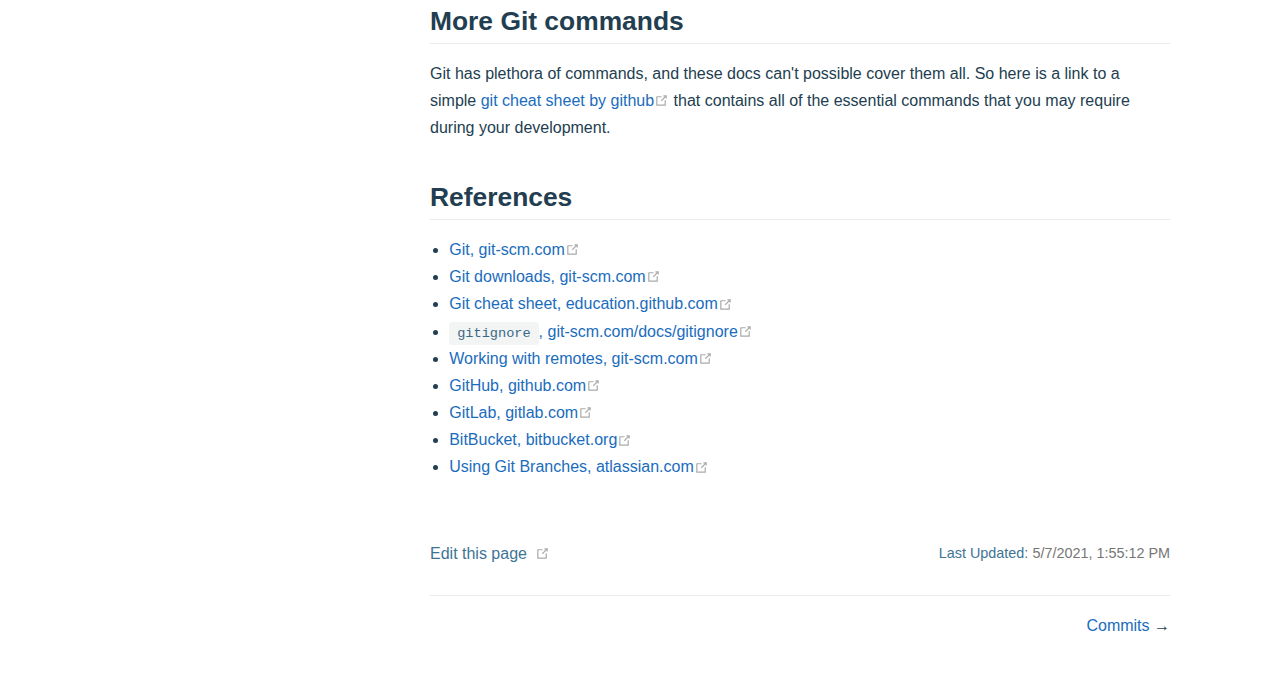
<file: git/index.html>
<!DOCTYPE html>
<html lang="en-US">
  <head>
    <meta charset="utf-8">
    <meta name="viewport" content="width=device-width,initial-scale=1">
    <title>Git | UNIIT Knowledge Base</title>
    <meta name="generator" content="VuePress 1.8.2">
    
    <meta name="description" content="Company's wiki and collection of knowledge in regards to full stack web development">
    <meta name="theme-color" content="#1A6CBD">
    <meta name="apple-mobile-web-app-capable" content="yes">
    <meta name="apple-mobile-web-app-status-bar-style" content="black">
    
    <link rel="preload" href="/assets/css/0.styles.4b97f608.css" as="style"><link rel="preload" href="/assets/js/app.93acbe78.js" as="script"><link rel="preload" href="/assets/js/2.5b179678.js" as="script"><link rel="preload" href="/assets/js/16.02e971a6.js" as="script"><link rel="prefetch" href="/assets/js/10.ee8e304d.js"><link rel="prefetch" href="/assets/js/11.6376f2f7.js"><link rel="prefetch" href="/assets/js/12.f3be9457.js"><link rel="prefetch" href="/assets/js/13.2a10ba56.js"><link rel="prefetch" href="/assets/js/14.72ebe129.js"><link rel="prefetch" href="/assets/js/15.1eaa5ccd.js"><link rel="prefetch" href="/assets/js/17.2853b1c9.js"><link rel="prefetch" href="/assets/js/18.a60efe96.js"><link rel="prefetch" href="/assets/js/19.d1c57ace.js"><link rel="prefetch" href="/assets/js/20.58d069af.js"><link rel="prefetch" href="/assets/js/21.39de7fce.js"><link rel="prefetch" href="/assets/js/22.062c3ab2.js"><link rel="prefetch" href="/assets/js/3.16ef378a.js"><link rel="prefetch" href="/assets/js/4.73c74d07.js"><link rel="prefetch" href="/assets/js/5.86fd9c45.js"><link rel="prefetch" href="/assets/js/6.78397fcc.js"><link rel="prefetch" href="/assets/js/7.a216571a.js"><link rel="prefetch" href="/assets/js/8.801d3e8a.js"><link rel="prefetch" href="/assets/js/9.6a97ab90.js">
    <link rel="stylesheet" href="/assets/css/0.styles.4b97f608.css">
  </head>
  <body>
    <div id="app" data-server-rendered="true"><div class="theme-container"><header class="navbar"><div class="sidebar-button"><svg xmlns="http://www.w3.org/2000/svg" aria-hidden="true" role="img" viewBox="0 0 448 512" class="icon"><path fill="currentColor" d="M436 124H12c-6.627 0-12-5.373-12-12V80c0-6.627 5.373-12 12-12h424c6.627 0 12 5.373 12 12v32c0 6.627-5.373 12-12 12zm0 160H12c-6.627 0-12-5.373-12-12v-32c0-6.627 5.373-12 12-12h424c6.627 0 12 5.373 12 12v32c0 6.627-5.373 12-12 12zm0 160H12c-6.627 0-12-5.373-12-12v-32c0-6.627 5.373-12 12-12h424c6.627 0 12 5.373 12 12v32c0 6.627-5.373 12-12 12z"></path></svg></div> <a href="/" class="home-link router-link-active"><!----> <span class="site-name">UNIIT Knowledge Base</span></a> <div class="links"><div class="search-box"><input aria-label="Search" autocomplete="off" spellcheck="false" value=""> <!----></div> <nav class="nav-links can-hide"><div class="nav-item"><a href="/git/" aria-current="page" class="nav-link router-link-exact-active router-link-active">
  Git
</a></div><div class="nav-item"><a href="/code-style/" class="nav-link">
  Code Style
</a></div><div class="nav-item"><a href="/contribution/" class="nav-link">
  Contribution
</a></div> <a href="https://github.com/Hazeman28/bcpm-knowledge-base" target="_blank" rel="noopener noreferrer" class="repo-link">
    GitHub
    <span><svg xmlns="http://www.w3.org/2000/svg" aria-hidden="true" focusable="false" x="0px" y="0px" viewBox="0 0 100 100" width="15" height="15" class="icon outbound"><path fill="currentColor" d="M18.8,85.1h56l0,0c2.2,0,4-1.8,4-4v-32h-8v28h-48v-48h28v-8h-32l0,0c-2.2,0-4,1.8-4,4v56C14.8,83.3,16.6,85.1,18.8,85.1z"></path> <polygon fill="currentColor" points="45.7,48.7 51.3,54.3 77.2,28.5 77.2,37.2 85.2,37.2 85.2,14.9 62.8,14.9 62.8,22.9 71.5,22.9"></polygon></svg> <span class="sr-only">(opens new window)</span></span></a></nav></div></header> <div class="sidebar-mask"></div> <aside class="sidebar"><nav class="nav-links"><div class="nav-item"><a href="/git/" aria-current="page" class="nav-link router-link-exact-active router-link-active">
  Git
</a></div><div class="nav-item"><a href="/code-style/" class="nav-link">
  Code Style
</a></div><div class="nav-item"><a href="/contribution/" class="nav-link">
  Contribution
</a></div> <a href="https://github.com/Hazeman28/bcpm-knowledge-base" target="_blank" rel="noopener noreferrer" class="repo-link">
    GitHub
    <span><svg xmlns="http://www.w3.org/2000/svg" aria-hidden="true" focusable="false" x="0px" y="0px" viewBox="0 0 100 100" width="15" height="15" class="icon outbound"><path fill="currentColor" d="M18.8,85.1h56l0,0c2.2,0,4-1.8,4-4v-32h-8v28h-48v-48h28v-8h-32l0,0c-2.2,0-4,1.8-4,4v56C14.8,83.3,16.6,85.1,18.8,85.1z"></path> <polygon fill="currentColor" points="45.7,48.7 51.3,54.3 77.2,28.5 77.2,37.2 85.2,37.2 85.2,14.9 62.8,14.9 62.8,22.9 71.5,22.9"></polygon></svg> <span class="sr-only">(opens new window)</span></span></a></nav>  <ul class="sidebar-links"><li><section class="sidebar-group collapsable depth-0"><p class="sidebar-heading open"><span>Git</span> <span class="arrow down"></span></p> <ul class="sidebar-links sidebar-group-items"><li><a href="/git/" aria-current="page" class="active sidebar-link">Git</a><ul class="sidebar-sub-headers"><li class="sidebar-sub-header"><a href="/git/#installing-git" class="sidebar-link">Installing Git</a></li><li class="sidebar-sub-header"><a href="/git/#initializing-git-repository" class="sidebar-link">Initializing Git repository</a></li><li class="sidebar-sub-header"><a href="/git/#committing" class="sidebar-link">Committing</a></li><li class="sidebar-sub-header"><a href="/git/#branches" class="sidebar-link">Branches</a></li><li class="sidebar-sub-header"><a href="/git/#pushing" class="sidebar-link">Pushing</a></li><li class="sidebar-sub-header"><a href="/git/#more-git-commands" class="sidebar-link">More Git commands</a></li><li class="sidebar-sub-header"><a href="/git/#references" class="sidebar-link">References</a></li></ul></li><li><a href="/git/commits.html" class="sidebar-link">Commits</a></li><li><a href="/git/pull-requests.html" class="sidebar-link">Pull Requests</a></li></ul></section></li></ul> </aside> <main class="page"> <div class="theme-default-content content__default"><h1 id="git"><a href="#git" class="header-anchor">#</a> Git</h1> <p><a href="https://git-scm.com/" target="_blank" rel="noopener noreferrer">Git<span><svg xmlns="http://www.w3.org/2000/svg" aria-hidden="true" focusable="false" x="0px" y="0px" viewBox="0 0 100 100" width="15" height="15" class="icon outbound"><path fill="currentColor" d="M18.8,85.1h56l0,0c2.2,0,4-1.8,4-4v-32h-8v28h-48v-48h28v-8h-32l0,0c-2.2,0-4,1.8-4,4v56C14.8,83.3,16.6,85.1,18.8,85.1z"></path> <polygon fill="currentColor" points="45.7,48.7 51.3,54.3 77.2,28.5 77.2,37.2 85.2,37.2 85.2,14.9 62.8,14.9 62.8,22.9 71.5,22.9"></polygon></svg> <span class="sr-only">(opens new window)</span></span></a> is a free and open-source version control system (VCS), and its one of
the best tools in developer's toolbox. It helps you to keep history of your
changes and gives you ability to travel back in time to an older version of your
codebase. It helps small and large teams to synchronize their code and it serves
as a basis for larger communication platforms. Overall, it is an essential tool
in developer's everyday life.</p> <h2 id="installing-git"><a href="#installing-git" class="header-anchor">#</a> Installing Git</h2> <p>Visit <a href="https://git-scm.com/downloads" target="_blank" rel="noopener noreferrer">git's download page<span><svg xmlns="http://www.w3.org/2000/svg" aria-hidden="true" focusable="false" x="0px" y="0px" viewBox="0 0 100 100" width="15" height="15" class="icon outbound"><path fill="currentColor" d="M18.8,85.1h56l0,0c2.2,0,4-1.8,4-4v-32h-8v28h-48v-48h28v-8h-32l0,0c-2.2,0-4,1.8-4,4v56C14.8,83.3,16.6,85.1,18.8,85.1z"></path> <polygon fill="currentColor" points="45.7,48.7 51.3,54.3 77.2,28.5 77.2,37.2 85.2,37.2 85.2,14.9 62.8,14.9 62.8,22.9 71.5,22.9"></polygon></svg> <span class="sr-only">(opens new window)</span></span></a> for full installation instructions. It is quite
simple and straightforward process. If you are on a linux system, chances are
that you already have git installed.</p> <p>To check if you have git installed on your system, run this command in your
terminal:</p> <div class="language-bash extra-class"><pre class="language-bash"><code><span class="token function">git</span> --version <span class="token comment"># git version x.y.z</span>
</code></pre></div><p>It should print out the version of git.</p> <h2 id="initializing-git-repository"><a href="#initializing-git-repository" class="header-anchor">#</a> Initializing Git repository</h2> <p>To start working with git, you need to initialize it inside of your project:</p> <div class="language-bash extra-class"><pre class="language-bash"><code><span class="token builtin class-name">cd</span> <span class="token operator">&lt;</span>path-to-my-project<span class="token operator">&gt;</span>
<span class="token function">git</span> init
</code></pre></div><p>This will create a <code>.git</code> directory inside of your project. This is where git
stores all of its files and data. If you would ever want to remove git from your
project, then you would just have to delete that directory. That would also
remove all of the history that git has stored, so you would loose all of your
commits.</p> <h2 id="committing"><a href="#committing" class="header-anchor">#</a> Committing</h2> <p>Once you have initialized git, it is time to make your very first commit! But
before you do that, check status of your repository:</p> <div class="language-bash extra-class"><pre class="language-bash"><code><span class="token function">git</span> status
</code></pre></div><p>This should print out files and directories from your project as <em>unstaged</em>.
This means that git is not tracking any files yet. To start tracking changes in
files you have to add them. This is done with <code>add</code> command of git:</p> <div class="language-bash extra-class"><pre class="language-bash"><code><span class="token function">git</span> <span class="token function">add</span> <span class="token operator">&lt;</span>path-to-a-file-or-directory<span class="token operator">&gt;</span>
</code></pre></div><p>Path can be a file or a directory. In latter case, git would include all files
from that directory. So you could do something like this to add all files of
your project:</p> <div class="language-bash extra-class"><pre class="language-bash"><code><span class="token function">git</span> <span class="token function">add</span> <span class="token builtin class-name">.</span>
</code></pre></div><p>But often we have files that we don't want git to track. Such files often
include OS specific files, and configuration files. To exclude them, we can
create a <code>.gitignore</code> file that would contain names, and patterns of files that
we want to ignore. Its content could look something like this:</p> <div class="language- extra-class"><pre class="language-text"><code>.my-secrets
.DS_Store
</code></pre></div><p>Everything listed in this file will be ignored.</p> <p>Sometimes you stage the file with <code>git add</code>, but then you remember that you
actually didn't want that file to be tacked by git. To fix this, you can run
<code>remove</code> command with <code>--cached</code> option:</p> <div class="language-bash extra-class"><pre class="language-bash"><code><span class="token function">git</span> remove --cached <span class="token operator">&lt;</span>path<span class="token operator">&gt;</span>
</code></pre></div><p>This will instruct git to remove specified file or directory from its track
list.</p> <p>You can learn more about <code>.gitignore</code> and all of its options <a href="https://git-scm.com/docs/gitignore" target="_blank" rel="noopener noreferrer">here<span><svg xmlns="http://www.w3.org/2000/svg" aria-hidden="true" focusable="false" x="0px" y="0px" viewBox="0 0 100 100" width="15" height="15" class="icon outbound"><path fill="currentColor" d="M18.8,85.1h56l0,0c2.2,0,4-1.8,4-4v-32h-8v28h-48v-48h28v-8h-32l0,0c-2.2,0-4,1.8-4,4v56C14.8,83.3,16.6,85.1,18.8,85.1z"></path> <polygon fill="currentColor" points="45.7,48.7 51.3,54.3 77.2,28.5 77.2,37.2 85.2,37.2 85.2,14.9 62.8,14.9 62.8,22.9 71.5,22.9"></polygon></svg> <span class="sr-only">(opens new window)</span></span></a>.</p> <p>But once you have staged all of your files, you can commit them:</p> <div class="language-bash extra-class"><pre class="language-bash"><code><span class="token function">git</span> commit
</code></pre></div><p>This will open up default editor specified in git's configuration (which usually
is the legendary <code>vim</code> editor 😎).</p> <p>In editor you will be tasked to specify commit message. First line of the
message is the commit title, and it is separated by a newline from the rest of
the message, which is the body. There you can write changes that this commit
brings. For example, it could be:</p> <div class="language- extra-class"><pre class="language-text"><code>Add localization for ru-RU

Support full localization for russian language. Refactor internationalization
module for better extensibility.
</code></pre></div><p>As you can see, message above has title:</p> <p><em>&quot;Add localization for ru-RU&quot;</em></p> <p>And body:</p> <p><em>&quot;Support full localization for russian language. Refactor internationalization
module for better extensibility.&quot;</em></p> <blockquote><p>Refer to the <a href="/git/commits">Commits</a> section of these docs to learn about our
conventions regarding commit messages.</p></blockquote> <p>Since this is your first commit, your commit message could be simply:</p> <div class="language- extra-class"><pre class="language-text"><code>Initial
</code></pre></div><p>From now on, every time to you make a significant change, you should commit your
changes. Try to commit often and avoid large commits, because it makes it harder
to trace back to specific changes and complicates code review process.</p> <h2 id="branches"><a href="#branches" class="header-anchor">#</a> Branches</h2> <p>When a team of developers is working on a project, they often work on different
things in parallel.</p> <p>Let's say we have team was of two people - <strong>Jade</strong> and <strong>Alex</strong>. They are working on a
website. <strong>Jade</strong> is designing a navigation panel, while <strong>Alex</strong> is developing a
contact form. To separate their work, they create separate branches for their
tasks:</p> <div class="language-bash extra-class"><pre class="language-bash"><code><span class="token function">git</span> branch feature/navigation <span class="token comment"># Jade</span>
</code></pre></div><div class="language-bash extra-class"><pre class="language-bash"><code><span class="token function">git</span> branch feature/contact-form <span class="token comment"># Alex</span>
</code></pre></div><p>But before they start coding, they have to <em>checkout</em> to their new branch:</p> <div class="language-bash extra-class"><pre class="language-bash"><code><span class="token function">git</span> checkout feature/navigation <span class="token comment"># Jade</span>
</code></pre></div><div class="language-bash extra-class"><pre class="language-bash"><code><span class="token function">git</span> checkout feature/contact-form <span class="token comment"># Alex</span>
</code></pre></div><blockquote><p>There is also a shorthand to <em>create and checkout</em> to a new branch:</p> <div class="language-bash extra-class"><pre class="language-bash"><code><span class="token function">git</span> checkout -b <span class="token operator">&lt;</span>branch-name<span class="token operator">&gt;</span>
</code></pre></div></blockquote> <p>Now their work is separated. All commits they make will be in that branch only.
When one of them completes their task, they can merge changes to the main
branch, and work of the other wouldn't be interrupted.</p> <blockquote><p>But if <strong>Jade</strong> were to complete their task first and merge it to the main
branch, and <strong>Alex's</strong> work somehow depended on changes that <strong>Jade</strong> made,
then <strong>Alex</strong> would have to rebase their branch.</p></blockquote> <p>In practice, we never merge directly into the main branch. We create so called
pull-requests, where other team members review our changes and if everything is
ok, they <em>approve</em> and <em>merge</em> them.</p> <p>Read more about <a href="https://www.atlassian.com/git/tutorials/using-branches" target="_blank" rel="noopener noreferrer">branching in git<span><svg xmlns="http://www.w3.org/2000/svg" aria-hidden="true" focusable="false" x="0px" y="0px" viewBox="0 0 100 100" width="15" height="15" class="icon outbound"><path fill="currentColor" d="M18.8,85.1h56l0,0c2.2,0,4-1.8,4-4v-32h-8v28h-48v-48h28v-8h-32l0,0c-2.2,0-4,1.8-4,4v56C14.8,83.3,16.6,85.1,18.8,85.1z"></path> <polygon fill="currentColor" points="45.7,48.7 51.3,54.3 77.2,28.5 77.2,37.2 85.2,37.2 85.2,14.9 62.8,14.9 62.8,22.9 71.5,22.9"></polygon></svg> <span class="sr-only">(opens new window)</span></span></a>.</p> <h2 id="pushing"><a href="#pushing" class="header-anchor">#</a> Pushing</h2> <p>When you make a commit, git stores all of your changes locally. To be able to
work with your teammates and share your changes, you need to push your commits
to a remote repository.</p> <p>Remote repository is a server that has git installed on it, and it enables you
to <em>push</em> your local changes to that server, where all of your teammates can
<em>pull</em> them.</p> <p>Platforms such <a href="https://github.com/" target="_blank" rel="noopener noreferrer">GitHub<span><svg xmlns="http://www.w3.org/2000/svg" aria-hidden="true" focusable="false" x="0px" y="0px" viewBox="0 0 100 100" width="15" height="15" class="icon outbound"><path fill="currentColor" d="M18.8,85.1h56l0,0c2.2,0,4-1.8,4-4v-32h-8v28h-48v-48h28v-8h-32l0,0c-2.2,0-4,1.8-4,4v56C14.8,83.3,16.6,85.1,18.8,85.1z"></path> <polygon fill="currentColor" points="45.7,48.7 51.3,54.3 77.2,28.5 77.2,37.2 85.2,37.2 85.2,14.9 62.8,14.9 62.8,22.9 71.5,22.9"></polygon></svg> <span class="sr-only">(opens new window)</span></span></a>, <a href="https://gitlab.com/" target="_blank" rel="noopener noreferrer">GitLab<span><svg xmlns="http://www.w3.org/2000/svg" aria-hidden="true" focusable="false" x="0px" y="0px" viewBox="0 0 100 100" width="15" height="15" class="icon outbound"><path fill="currentColor" d="M18.8,85.1h56l0,0c2.2,0,4-1.8,4-4v-32h-8v28h-48v-48h28v-8h-32l0,0c-2.2,0-4,1.8-4,4v56C14.8,83.3,16.6,85.1,18.8,85.1z"></path> <polygon fill="currentColor" points="45.7,48.7 51.3,54.3 77.2,28.5 77.2,37.2 85.2,37.2 85.2,14.9 62.8,14.9 62.8,22.9 71.5,22.9"></polygon></svg> <span class="sr-only">(opens new window)</span></span></a>, and <a href="https://bitbucket.org/" target="_blank" rel="noopener noreferrer">BitBucket<span><svg xmlns="http://www.w3.org/2000/svg" aria-hidden="true" focusable="false" x="0px" y="0px" viewBox="0 0 100 100" width="15" height="15" class="icon outbound"><path fill="currentColor" d="M18.8,85.1h56l0,0c2.2,0,4-1.8,4-4v-32h-8v28h-48v-48h28v-8h-32l0,0c-2.2,0-4,1.8-4,4v56C14.8,83.3,16.6,85.1,18.8,85.1z"></path> <polygon fill="currentColor" points="45.7,48.7 51.3,54.3 77.2,28.5 77.2,37.2 85.2,37.2 85.2,14.9 62.8,14.9 62.8,22.9 71.5,22.9"></polygon></svg> <span class="sr-only">(opens new window)</span></span></a> are popular choices
for hosting git repositories.</p> <p>To push your changes to a remote repository, you first have to add it:</p> <div class="language-bash extra-class"><pre class="language-bash"><code><span class="token function">git</span> remote <span class="token function">add</span> <span class="token operator">&lt;</span>remote-name<span class="token operator">&gt;</span> <span class="token operator">&lt;</span>remote-link<span class="token operator">&gt;</span>
</code></pre></div><p>Here, <code>&lt;remote-name&gt;</code> is going to be an alias to the <code>&lt;remote-link&gt;</code>. Usually,
there is only one remote repository and its commonly called <code>origin</code>:</p> <div class="language-bash extra-class"><pre class="language-bash"><code><span class="token function">git</span> remote <span class="token function">add</span> origin <span class="token operator">&lt;</span>remote-link<span class="token operator">&gt;</span>
</code></pre></div><p>Once you have added link to your remote repository, you can push your changes:</p> <div class="language-bash extra-class"><pre class="language-bash"><code><span class="token function">git</span> push --set-upstream origin <span class="token operator">&lt;</span>your-branch-name<span class="token operator">&gt;</span>
</code></pre></div><p><code>--set-upstream</code> option is required only on the first push of your branch. It
tells git that <em>this local branch</em> is bound to <em>that remote branch</em>. So in
future pulls and pushes you won't have to specify remote name and branch name.
You would simply run:</p> <div class="language-bash extra-class"><pre class="language-bash"><code><span class="token function">git</span> push <span class="token comment"># or git pull</span>
</code></pre></div><p>Read more about remotes <a href="https://git-scm.com/book/en/v2/Git-Basics-Working-with-Remotes" target="_blank" rel="noopener noreferrer">here<span><svg xmlns="http://www.w3.org/2000/svg" aria-hidden="true" focusable="false" x="0px" y="0px" viewBox="0 0 100 100" width="15" height="15" class="icon outbound"><path fill="currentColor" d="M18.8,85.1h56l0,0c2.2,0,4-1.8,4-4v-32h-8v28h-48v-48h28v-8h-32l0,0c-2.2,0-4,1.8-4,4v56C14.8,83.3,16.6,85.1,18.8,85.1z"></path> <polygon fill="currentColor" points="45.7,48.7 51.3,54.3 77.2,28.5 77.2,37.2 85.2,37.2 85.2,14.9 62.8,14.9 62.8,22.9 71.5,22.9"></polygon></svg> <span class="sr-only">(opens new window)</span></span></a>.</p> <h2 id="more-git-commands"><a href="#more-git-commands" class="header-anchor">#</a> More Git commands</h2> <p>Git has plethora of commands, and these docs can't possible cover them all. So
here is a link to a simple <a href="https://education.github.com/git-cheat-sheet-education.pdf" target="_blank" rel="noopener noreferrer">git cheat sheet by github<span><svg xmlns="http://www.w3.org/2000/svg" aria-hidden="true" focusable="false" x="0px" y="0px" viewBox="0 0 100 100" width="15" height="15" class="icon outbound"><path fill="currentColor" d="M18.8,85.1h56l0,0c2.2,0,4-1.8,4-4v-32h-8v28h-48v-48h28v-8h-32l0,0c-2.2,0-4,1.8-4,4v56C14.8,83.3,16.6,85.1,18.8,85.1z"></path> <polygon fill="currentColor" points="45.7,48.7 51.3,54.3 77.2,28.5 77.2,37.2 85.2,37.2 85.2,14.9 62.8,14.9 62.8,22.9 71.5,22.9"></polygon></svg> <span class="sr-only">(opens new window)</span></span></a> that contains all of
the essential commands that you may require during your development.</p> <h2 id="references"><a href="#references" class="header-anchor">#</a> References</h2> <ul><li><a href="https://git-scm.com/" target="_blank" rel="noopener noreferrer">Git, git-scm.com<span><svg xmlns="http://www.w3.org/2000/svg" aria-hidden="true" focusable="false" x="0px" y="0px" viewBox="0 0 100 100" width="15" height="15" class="icon outbound"><path fill="currentColor" d="M18.8,85.1h56l0,0c2.2,0,4-1.8,4-4v-32h-8v28h-48v-48h28v-8h-32l0,0c-2.2,0-4,1.8-4,4v56C14.8,83.3,16.6,85.1,18.8,85.1z"></path> <polygon fill="currentColor" points="45.7,48.7 51.3,54.3 77.2,28.5 77.2,37.2 85.2,37.2 85.2,14.9 62.8,14.9 62.8,22.9 71.5,22.9"></polygon></svg> <span class="sr-only">(opens new window)</span></span></a></li> <li><a href="https://git-scm.com/downloads" target="_blank" rel="noopener noreferrer">Git downloads, git-scm.com<span><svg xmlns="http://www.w3.org/2000/svg" aria-hidden="true" focusable="false" x="0px" y="0px" viewBox="0 0 100 100" width="15" height="15" class="icon outbound"><path fill="currentColor" d="M18.8,85.1h56l0,0c2.2,0,4-1.8,4-4v-32h-8v28h-48v-48h28v-8h-32l0,0c-2.2,0-4,1.8-4,4v56C14.8,83.3,16.6,85.1,18.8,85.1z"></path> <polygon fill="currentColor" points="45.7,48.7 51.3,54.3 77.2,28.5 77.2,37.2 85.2,37.2 85.2,14.9 62.8,14.9 62.8,22.9 71.5,22.9"></polygon></svg> <span class="sr-only">(opens new window)</span></span></a></li> <li><a href="https://education.github.com/git-cheat-sheet-education.pdf" target="_blank" rel="noopener noreferrer">Git cheat sheet, education.github.com<span><svg xmlns="http://www.w3.org/2000/svg" aria-hidden="true" focusable="false" x="0px" y="0px" viewBox="0 0 100 100" width="15" height="15" class="icon outbound"><path fill="currentColor" d="M18.8,85.1h56l0,0c2.2,0,4-1.8,4-4v-32h-8v28h-48v-48h28v-8h-32l0,0c-2.2,0-4,1.8-4,4v56C14.8,83.3,16.6,85.1,18.8,85.1z"></path> <polygon fill="currentColor" points="45.7,48.7 51.3,54.3 77.2,28.5 77.2,37.2 85.2,37.2 85.2,14.9 62.8,14.9 62.8,22.9 71.5,22.9"></polygon></svg> <span class="sr-only">(opens new window)</span></span></a></li> <li><a href="https://git-scm.com/docs/gitignore" target="_blank" rel="noopener noreferrer"><code>gitignore</code>, git-scm.com/docs/gitignore<span><svg xmlns="http://www.w3.org/2000/svg" aria-hidden="true" focusable="false" x="0px" y="0px" viewBox="0 0 100 100" width="15" height="15" class="icon outbound"><path fill="currentColor" d="M18.8,85.1h56l0,0c2.2,0,4-1.8,4-4v-32h-8v28h-48v-48h28v-8h-32l0,0c-2.2,0-4,1.8-4,4v56C14.8,83.3,16.6,85.1,18.8,85.1z"></path> <polygon fill="currentColor" points="45.7,48.7 51.3,54.3 77.2,28.5 77.2,37.2 85.2,37.2 85.2,14.9 62.8,14.9 62.8,22.9 71.5,22.9"></polygon></svg> <span class="sr-only">(opens new window)</span></span></a></li> <li><a href="https://git-scm.com/book/en/v2/Git-Basics-Working-with-Remotes" target="_blank" rel="noopener noreferrer">Working with remotes, git-scm.com<span><svg xmlns="http://www.w3.org/2000/svg" aria-hidden="true" focusable="false" x="0px" y="0px" viewBox="0 0 100 100" width="15" height="15" class="icon outbound"><path fill="currentColor" d="M18.8,85.1h56l0,0c2.2,0,4-1.8,4-4v-32h-8v28h-48v-48h28v-8h-32l0,0c-2.2,0-4,1.8-4,4v56C14.8,83.3,16.6,85.1,18.8,85.1z"></path> <polygon fill="currentColor" points="45.7,48.7 51.3,54.3 77.2,28.5 77.2,37.2 85.2,37.2 85.2,14.9 62.8,14.9 62.8,22.9 71.5,22.9"></polygon></svg> <span class="sr-only">(opens new window)</span></span></a></li> <li><a href="https://github.com/" target="_blank" rel="noopener noreferrer">GitHub, github.com<span><svg xmlns="http://www.w3.org/2000/svg" aria-hidden="true" focusable="false" x="0px" y="0px" viewBox="0 0 100 100" width="15" height="15" class="icon outbound"><path fill="currentColor" d="M18.8,85.1h56l0,0c2.2,0,4-1.8,4-4v-32h-8v28h-48v-48h28v-8h-32l0,0c-2.2,0-4,1.8-4,4v56C14.8,83.3,16.6,85.1,18.8,85.1z"></path> <polygon fill="currentColor" points="45.7,48.7 51.3,54.3 77.2,28.5 77.2,37.2 85.2,37.2 85.2,14.9 62.8,14.9 62.8,22.9 71.5,22.9"></polygon></svg> <span class="sr-only">(opens new window)</span></span></a></li> <li><a href="https://gitlab.com/" target="_blank" rel="noopener noreferrer">GitLab, gitlab.com<span><svg xmlns="http://www.w3.org/2000/svg" aria-hidden="true" focusable="false" x="0px" y="0px" viewBox="0 0 100 100" width="15" height="15" class="icon outbound"><path fill="currentColor" d="M18.8,85.1h56l0,0c2.2,0,4-1.8,4-4v-32h-8v28h-48v-48h28v-8h-32l0,0c-2.2,0-4,1.8-4,4v56C14.8,83.3,16.6,85.1,18.8,85.1z"></path> <polygon fill="currentColor" points="45.7,48.7 51.3,54.3 77.2,28.5 77.2,37.2 85.2,37.2 85.2,14.9 62.8,14.9 62.8,22.9 71.5,22.9"></polygon></svg> <span class="sr-only">(opens new window)</span></span></a></li> <li><a href="https://bitbucket.org/" target="_blank" rel="noopener noreferrer">BitBucket, bitbucket.org<span><svg xmlns="http://www.w3.org/2000/svg" aria-hidden="true" focusable="false" x="0px" y="0px" viewBox="0 0 100 100" width="15" height="15" class="icon outbound"><path fill="currentColor" d="M18.8,85.1h56l0,0c2.2,0,4-1.8,4-4v-32h-8v28h-48v-48h28v-8h-32l0,0c-2.2,0-4,1.8-4,4v56C14.8,83.3,16.6,85.1,18.8,85.1z"></path> <polygon fill="currentColor" points="45.7,48.7 51.3,54.3 77.2,28.5 77.2,37.2 85.2,37.2 85.2,14.9 62.8,14.9 62.8,22.9 71.5,22.9"></polygon></svg> <span class="sr-only">(opens new window)</span></span></a></li> <li><a href="https://www.atlassian.com/git/tutorials/using-branches" target="_blank" rel="noopener noreferrer">Using Git Branches, atlassian.com<span><svg xmlns="http://www.w3.org/2000/svg" aria-hidden="true" focusable="false" x="0px" y="0px" viewBox="0 0 100 100" width="15" height="15" class="icon outbound"><path fill="currentColor" d="M18.8,85.1h56l0,0c2.2,0,4-1.8,4-4v-32h-8v28h-48v-48h28v-8h-32l0,0c-2.2,0-4,1.8-4,4v56C14.8,83.3,16.6,85.1,18.8,85.1z"></path> <polygon fill="currentColor" points="45.7,48.7 51.3,54.3 77.2,28.5 77.2,37.2 85.2,37.2 85.2,14.9 62.8,14.9 62.8,22.9 71.5,22.9"></polygon></svg> <span class="sr-only">(opens new window)</span></span></a></li></ul></div> <footer class="page-edit"><div class="edit-link"><a href="https://github.com/Hazeman28/bcpm-knowledge-base/edit/master/git/README.md" target="_blank" rel="noopener noreferrer">Edit this page</a> <span><svg xmlns="http://www.w3.org/2000/svg" aria-hidden="true" focusable="false" x="0px" y="0px" viewBox="0 0 100 100" width="15" height="15" class="icon outbound"><path fill="currentColor" d="M18.8,85.1h56l0,0c2.2,0,4-1.8,4-4v-32h-8v28h-48v-48h28v-8h-32l0,0c-2.2,0-4,1.8-4,4v56C14.8,83.3,16.6,85.1,18.8,85.1z"></path> <polygon fill="currentColor" points="45.7,48.7 51.3,54.3 77.2,28.5 77.2,37.2 85.2,37.2 85.2,14.9 62.8,14.9 62.8,22.9 71.5,22.9"></polygon></svg> <span class="sr-only">(opens new window)</span></span></div> <div class="last-updated"><span class="prefix">Last Updated:</span> <span class="time">5/7/2021, 1:55:12 PM</span></div></footer> <div class="page-nav"><p class="inner"><!----> <span class="next"><a href="/git/commits.html">
        Commits
      </a>
      →
    </span></p></div> </main></div><div class="global-ui"></div></div>
    <script src="/assets/js/app.93acbe78.js" defer></script><script src="/assets/js/2.5b179678.js" defer></script><script src="/assets/js/16.02e971a6.js" defer></script>
  </body>
</html>
</file>
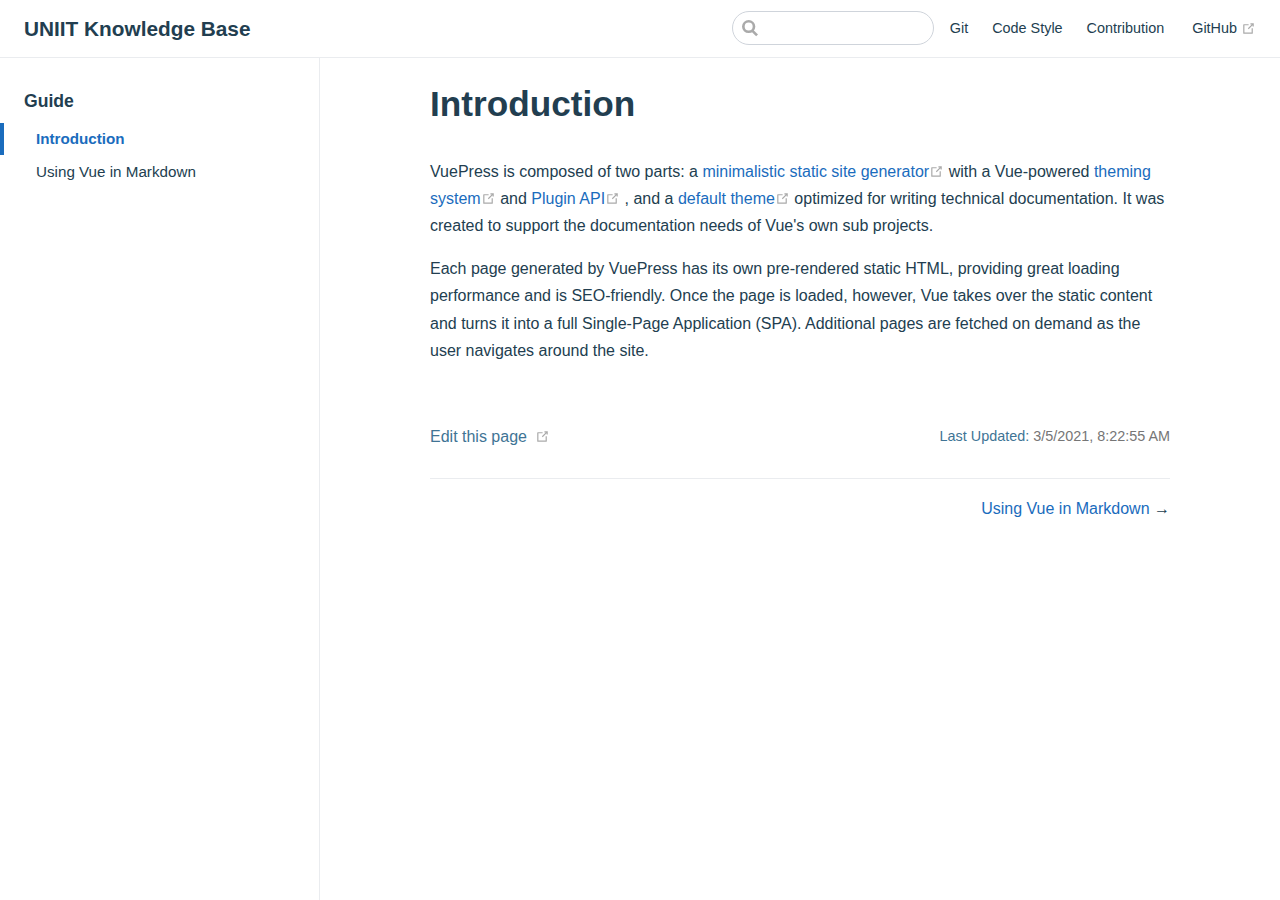
<file: guide/index.html>
<!DOCTYPE html>
<html lang="en-US">
  <head>
    <meta charset="utf-8">
    <meta name="viewport" content="width=device-width,initial-scale=1">
    <title>Introduction | UNIIT Knowledge Base</title>
    <meta name="generator" content="VuePress 1.8.2">
    
    <meta name="description" content="Company's wiki and collection of knowledge in regards to full stack web development">
    <meta name="theme-color" content="#1A6CBD">
    <meta name="apple-mobile-web-app-capable" content="yes">
    <meta name="apple-mobile-web-app-status-bar-style" content="black">
    
    <link rel="preload" href="/assets/css/0.styles.4b97f608.css" as="style"><link rel="preload" href="/assets/js/app.93acbe78.js" as="script"><link rel="preload" href="/assets/js/2.5b179678.js" as="script"><link rel="preload" href="/assets/js/20.58d069af.js" as="script"><link rel="prefetch" href="/assets/js/10.ee8e304d.js"><link rel="prefetch" href="/assets/js/11.6376f2f7.js"><link rel="prefetch" href="/assets/js/12.f3be9457.js"><link rel="prefetch" href="/assets/js/13.2a10ba56.js"><link rel="prefetch" href="/assets/js/14.72ebe129.js"><link rel="prefetch" href="/assets/js/15.1eaa5ccd.js"><link rel="prefetch" href="/assets/js/16.02e971a6.js"><link rel="prefetch" href="/assets/js/17.2853b1c9.js"><link rel="prefetch" href="/assets/js/18.a60efe96.js"><link rel="prefetch" href="/assets/js/19.d1c57ace.js"><link rel="prefetch" href="/assets/js/21.39de7fce.js"><link rel="prefetch" href="/assets/js/22.062c3ab2.js"><link rel="prefetch" href="/assets/js/3.16ef378a.js"><link rel="prefetch" href="/assets/js/4.73c74d07.js"><link rel="prefetch" href="/assets/js/5.86fd9c45.js"><link rel="prefetch" href="/assets/js/6.78397fcc.js"><link rel="prefetch" href="/assets/js/7.a216571a.js"><link rel="prefetch" href="/assets/js/8.801d3e8a.js"><link rel="prefetch" href="/assets/js/9.6a97ab90.js">
    <link rel="stylesheet" href="/assets/css/0.styles.4b97f608.css">
  </head>
  <body>
    <div id="app" data-server-rendered="true"><div class="theme-container"><header class="navbar"><div class="sidebar-button"><svg xmlns="http://www.w3.org/2000/svg" aria-hidden="true" role="img" viewBox="0 0 448 512" class="icon"><path fill="currentColor" d="M436 124H12c-6.627 0-12-5.373-12-12V80c0-6.627 5.373-12 12-12h424c6.627 0 12 5.373 12 12v32c0 6.627-5.373 12-12 12zm0 160H12c-6.627 0-12-5.373-12-12v-32c0-6.627 5.373-12 12-12h424c6.627 0 12 5.373 12 12v32c0 6.627-5.373 12-12 12zm0 160H12c-6.627 0-12-5.373-12-12v-32c0-6.627 5.373-12 12-12h424c6.627 0 12 5.373 12 12v32c0 6.627-5.373 12-12 12z"></path></svg></div> <a href="/" class="home-link router-link-active"><!----> <span class="site-name">UNIIT Knowledge Base</span></a> <div class="links"><div class="search-box"><input aria-label="Search" autocomplete="off" spellcheck="false" value=""> <!----></div> <nav class="nav-links can-hide"><div class="nav-item"><a href="/git/" class="nav-link">
  Git
</a></div><div class="nav-item"><a href="/code-style/" class="nav-link">
  Code Style
</a></div><div class="nav-item"><a href="/contribution/" class="nav-link">
  Contribution
</a></div> <a href="https://github.com/Hazeman28/bcpm-knowledge-base" target="_blank" rel="noopener noreferrer" class="repo-link">
    GitHub
    <span><svg xmlns="http://www.w3.org/2000/svg" aria-hidden="true" focusable="false" x="0px" y="0px" viewBox="0 0 100 100" width="15" height="15" class="icon outbound"><path fill="currentColor" d="M18.8,85.1h56l0,0c2.2,0,4-1.8,4-4v-32h-8v28h-48v-48h28v-8h-32l0,0c-2.2,0-4,1.8-4,4v56C14.8,83.3,16.6,85.1,18.8,85.1z"></path> <polygon fill="currentColor" points="45.7,48.7 51.3,54.3 77.2,28.5 77.2,37.2 85.2,37.2 85.2,14.9 62.8,14.9 62.8,22.9 71.5,22.9"></polygon></svg> <span class="sr-only">(opens new window)</span></span></a></nav></div></header> <div class="sidebar-mask"></div> <aside class="sidebar"><nav class="nav-links"><div class="nav-item"><a href="/git/" class="nav-link">
  Git
</a></div><div class="nav-item"><a href="/code-style/" class="nav-link">
  Code Style
</a></div><div class="nav-item"><a href="/contribution/" class="nav-link">
  Contribution
</a></div> <a href="https://github.com/Hazeman28/bcpm-knowledge-base" target="_blank" rel="noopener noreferrer" class="repo-link">
    GitHub
    <span><svg xmlns="http://www.w3.org/2000/svg" aria-hidden="true" focusable="false" x="0px" y="0px" viewBox="0 0 100 100" width="15" height="15" class="icon outbound"><path fill="currentColor" d="M18.8,85.1h56l0,0c2.2,0,4-1.8,4-4v-32h-8v28h-48v-48h28v-8h-32l0,0c-2.2,0-4,1.8-4,4v56C14.8,83.3,16.6,85.1,18.8,85.1z"></path> <polygon fill="currentColor" points="45.7,48.7 51.3,54.3 77.2,28.5 77.2,37.2 85.2,37.2 85.2,14.9 62.8,14.9 62.8,22.9 71.5,22.9"></polygon></svg> <span class="sr-only">(opens new window)</span></span></a></nav>  <ul class="sidebar-links"><li><section class="sidebar-group depth-0"><p class="sidebar-heading open"><span>Guide</span> <!----></p> <ul class="sidebar-links sidebar-group-items"><li><a href="/guide/" aria-current="page" class="active sidebar-link">Introduction</a></li><li><a href="/guide/using-vue.html" class="sidebar-link">Using Vue in Markdown</a></li></ul></section></li></ul> </aside> <main class="page"> <div class="theme-default-content content__default"><h1 id="introduction"><a href="#introduction" class="header-anchor">#</a> Introduction</h1> <p>VuePress is composed of two parts: a <a href="https://github.com/vuejs/vuepress/tree/master/packages/%40vuepress/core" target="_blank" rel="noopener noreferrer">minimalistic static site generator<span><svg xmlns="http://www.w3.org/2000/svg" aria-hidden="true" focusable="false" x="0px" y="0px" viewBox="0 0 100 100" width="15" height="15" class="icon outbound"><path fill="currentColor" d="M18.8,85.1h56l0,0c2.2,0,4-1.8,4-4v-32h-8v28h-48v-48h28v-8h-32l0,0c-2.2,0-4,1.8-4,4v56C14.8,83.3,16.6,85.1,18.8,85.1z"></path> <polygon fill="currentColor" points="45.7,48.7 51.3,54.3 77.2,28.5 77.2,37.2 85.2,37.2 85.2,14.9 62.8,14.9 62.8,22.9 71.5,22.9"></polygon></svg> <span class="sr-only">(opens new window)</span></span></a> with a Vue-powered <a href="https://v1.vuepress.vuejs.org/theme/" target="_blank" rel="noopener noreferrer">theming system<span><svg xmlns="http://www.w3.org/2000/svg" aria-hidden="true" focusable="false" x="0px" y="0px" viewBox="0 0 100 100" width="15" height="15" class="icon outbound"><path fill="currentColor" d="M18.8,85.1h56l0,0c2.2,0,4-1.8,4-4v-32h-8v28h-48v-48h28v-8h-32l0,0c-2.2,0-4,1.8-4,4v56C14.8,83.3,16.6,85.1,18.8,85.1z"></path> <polygon fill="currentColor" points="45.7,48.7 51.3,54.3 77.2,28.5 77.2,37.2 85.2,37.2 85.2,14.9 62.8,14.9 62.8,22.9 71.5,22.9"></polygon></svg> <span class="sr-only">(opens new window)</span></span></a> and <a href="https://v1.vuepress.vuejs.org/plugin/" target="_blank" rel="noopener noreferrer">Plugin API<span><svg xmlns="http://www.w3.org/2000/svg" aria-hidden="true" focusable="false" x="0px" y="0px" viewBox="0 0 100 100" width="15" height="15" class="icon outbound"><path fill="currentColor" d="M18.8,85.1h56l0,0c2.2,0,4-1.8,4-4v-32h-8v28h-48v-48h28v-8h-32l0,0c-2.2,0-4,1.8-4,4v56C14.8,83.3,16.6,85.1,18.8,85.1z"></path> <polygon fill="currentColor" points="45.7,48.7 51.3,54.3 77.2,28.5 77.2,37.2 85.2,37.2 85.2,14.9 62.8,14.9 62.8,22.9 71.5,22.9"></polygon></svg> <span class="sr-only">(opens new window)</span></span></a>, and a <a href="https://v1.vuepress.vuejs.org/theme/default-theme-config.html" target="_blank" rel="noopener noreferrer">default theme<span><svg xmlns="http://www.w3.org/2000/svg" aria-hidden="true" focusable="false" x="0px" y="0px" viewBox="0 0 100 100" width="15" height="15" class="icon outbound"><path fill="currentColor" d="M18.8,85.1h56l0,0c2.2,0,4-1.8,4-4v-32h-8v28h-48v-48h28v-8h-32l0,0c-2.2,0-4,1.8-4,4v56C14.8,83.3,16.6,85.1,18.8,85.1z"></path> <polygon fill="currentColor" points="45.7,48.7 51.3,54.3 77.2,28.5 77.2,37.2 85.2,37.2 85.2,14.9 62.8,14.9 62.8,22.9 71.5,22.9"></polygon></svg> <span class="sr-only">(opens new window)</span></span></a> optimized for writing technical documentation. It was created to support the documentation needs of Vue's own sub projects.</p> <p>Each page generated by VuePress has its own pre-rendered static HTML, providing great loading performance and is SEO-friendly. Once the page is loaded, however, Vue takes over the static content and turns it into a full Single-Page Application (SPA). Additional pages are fetched on demand as the user navigates around the site.</p></div> <footer class="page-edit"><div class="edit-link"><a href="https://github.com/Hazeman28/bcpm-knowledge-base/edit/master/guide/README.md" target="_blank" rel="noopener noreferrer">Edit this page</a> <span><svg xmlns="http://www.w3.org/2000/svg" aria-hidden="true" focusable="false" x="0px" y="0px" viewBox="0 0 100 100" width="15" height="15" class="icon outbound"><path fill="currentColor" d="M18.8,85.1h56l0,0c2.2,0,4-1.8,4-4v-32h-8v28h-48v-48h28v-8h-32l0,0c-2.2,0-4,1.8-4,4v56C14.8,83.3,16.6,85.1,18.8,85.1z"></path> <polygon fill="currentColor" points="45.7,48.7 51.3,54.3 77.2,28.5 77.2,37.2 85.2,37.2 85.2,14.9 62.8,14.9 62.8,22.9 71.5,22.9"></polygon></svg> <span class="sr-only">(opens new window)</span></span></div> <div class="last-updated"><span class="prefix">Last Updated:</span> <span class="time">3/5/2021, 8:22:55 AM</span></div></footer> <div class="page-nav"><p class="inner"><!----> <span class="next"><a href="/guide/using-vue.html">
        Using Vue in Markdown
      </a>
      →
    </span></p></div> </main></div><div class="global-ui"></div></div>
    <script src="/assets/js/app.93acbe78.js" defer></script><script src="/assets/js/2.5b179678.js" defer></script><script src="/assets/js/20.58d069af.js" defer></script>
  </body>
</html>
</file>
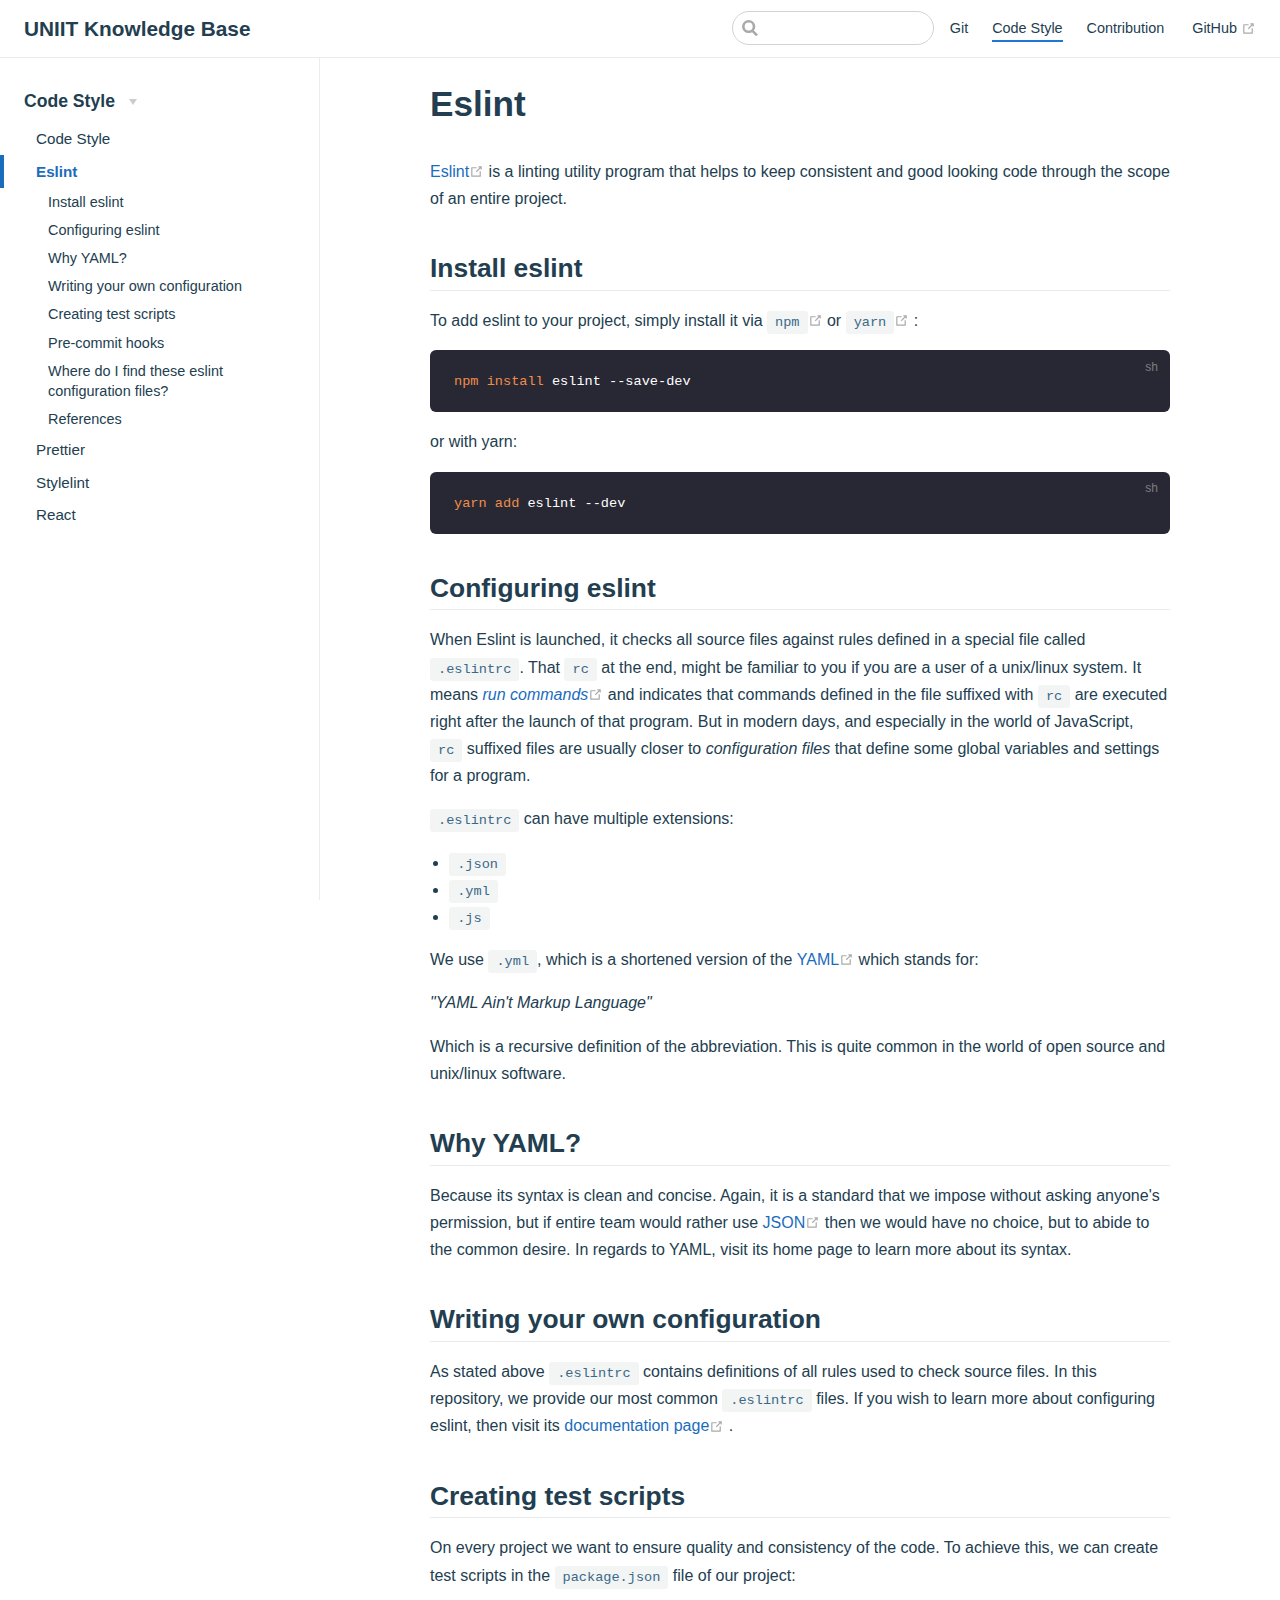
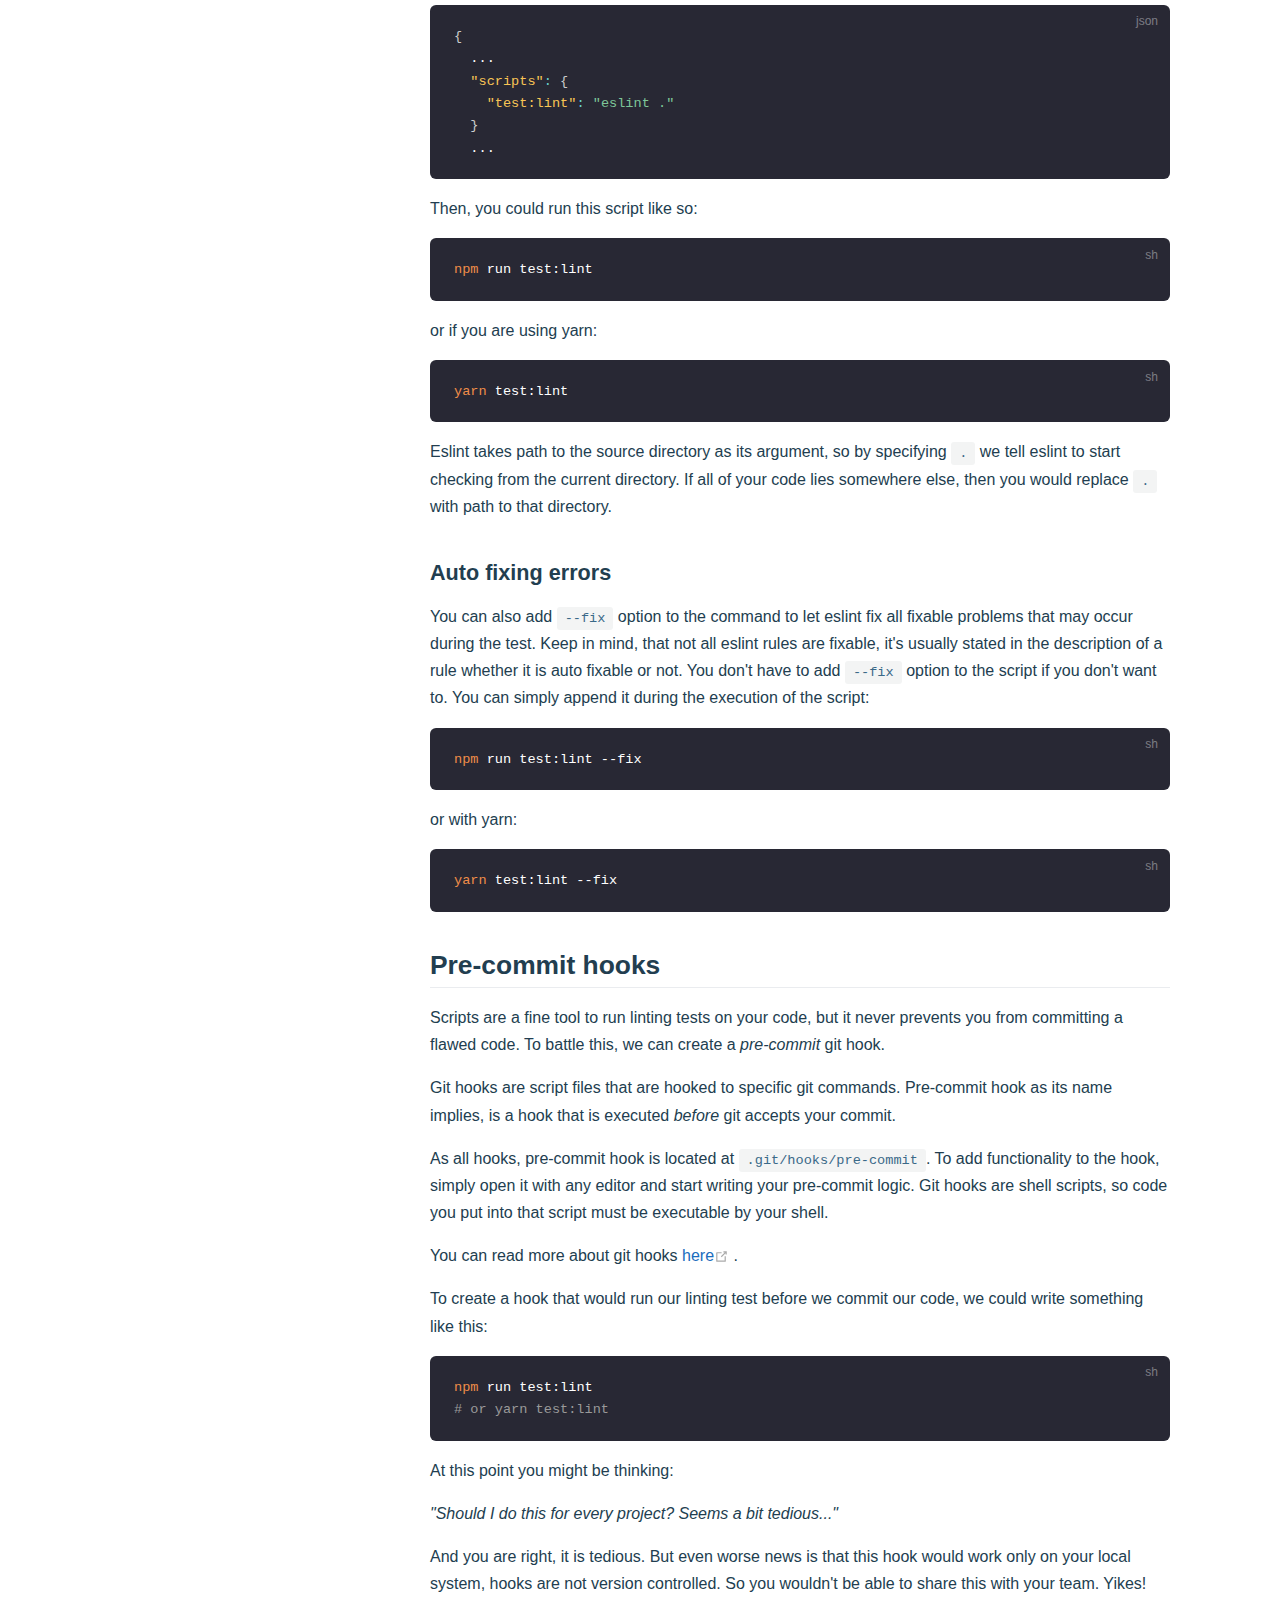
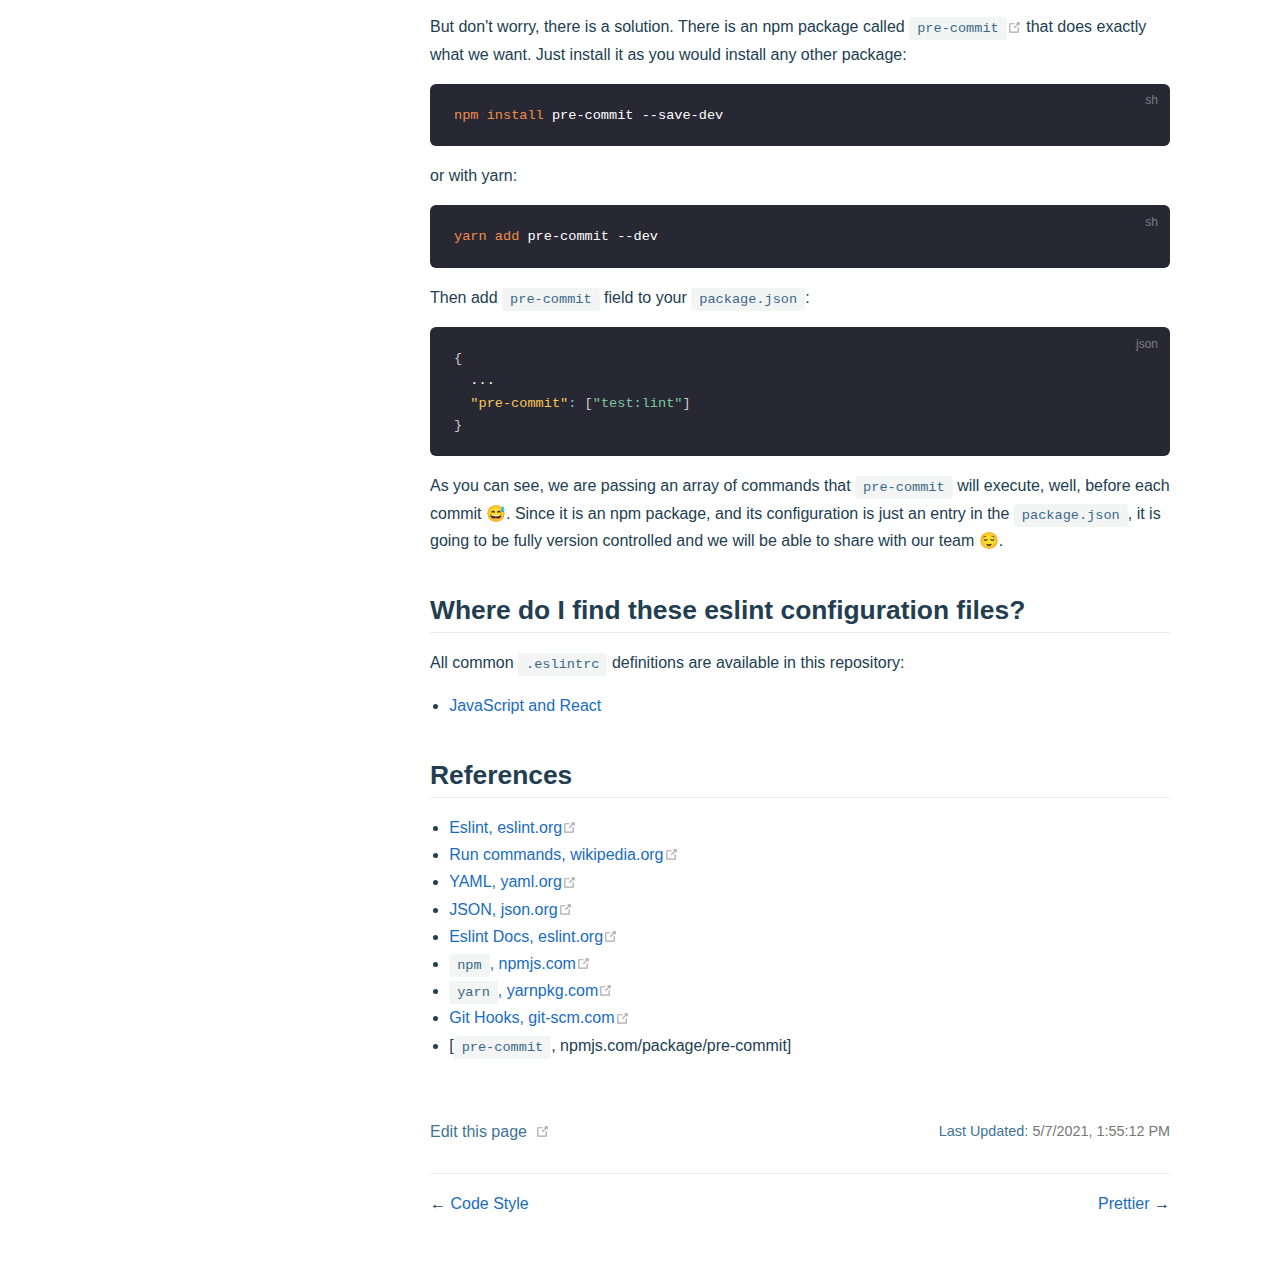
<file: code-style/eslint.html>
<!DOCTYPE html>
<html lang="en-US">
  <head>
    <meta charset="utf-8">
    <meta name="viewport" content="width=device-width,initial-scale=1">
    <title>Eslint | UNIIT Knowledge Base</title>
    <meta name="generator" content="VuePress 1.8.2">
    
    <meta name="description" content="Company's wiki and collection of knowledge in regards to full stack web development">
    <meta name="theme-color" content="#1A6CBD">
    <meta name="apple-mobile-web-app-capable" content="yes">
    <meta name="apple-mobile-web-app-status-bar-style" content="black">
    
    <link rel="preload" href="/assets/css/0.styles.4b97f608.css" as="style"><link rel="preload" href="/assets/js/app.93acbe78.js" as="script"><link rel="preload" href="/assets/js/2.5b179678.js" as="script"><link rel="preload" href="/assets/js/11.6376f2f7.js" as="script"><link rel="prefetch" href="/assets/js/10.ee8e304d.js"><link rel="prefetch" href="/assets/js/12.f3be9457.js"><link rel="prefetch" href="/assets/js/13.2a10ba56.js"><link rel="prefetch" href="/assets/js/14.72ebe129.js"><link rel="prefetch" href="/assets/js/15.1eaa5ccd.js"><link rel="prefetch" href="/assets/js/16.02e971a6.js"><link rel="prefetch" href="/assets/js/17.2853b1c9.js"><link rel="prefetch" href="/assets/js/18.a60efe96.js"><link rel="prefetch" href="/assets/js/19.d1c57ace.js"><link rel="prefetch" href="/assets/js/20.58d069af.js"><link rel="prefetch" href="/assets/js/21.39de7fce.js"><link rel="prefetch" href="/assets/js/22.062c3ab2.js"><link rel="prefetch" href="/assets/js/3.16ef378a.js"><link rel="prefetch" href="/assets/js/4.73c74d07.js"><link rel="prefetch" href="/assets/js/5.86fd9c45.js"><link rel="prefetch" href="/assets/js/6.78397fcc.js"><link rel="prefetch" href="/assets/js/7.a216571a.js"><link rel="prefetch" href="/assets/js/8.801d3e8a.js"><link rel="prefetch" href="/assets/js/9.6a97ab90.js">
    <link rel="stylesheet" href="/assets/css/0.styles.4b97f608.css">
  </head>
  <body>
    <div id="app" data-server-rendered="true"><div class="theme-container"><header class="navbar"><div class="sidebar-button"><svg xmlns="http://www.w3.org/2000/svg" aria-hidden="true" role="img" viewBox="0 0 448 512" class="icon"><path fill="currentColor" d="M436 124H12c-6.627 0-12-5.373-12-12V80c0-6.627 5.373-12 12-12h424c6.627 0 12 5.373 12 12v32c0 6.627-5.373 12-12 12zm0 160H12c-6.627 0-12-5.373-12-12v-32c0-6.627 5.373-12 12-12h424c6.627 0 12 5.373 12 12v32c0 6.627-5.373 12-12 12zm0 160H12c-6.627 0-12-5.373-12-12v-32c0-6.627 5.373-12 12-12h424c6.627 0 12 5.373 12 12v32c0 6.627-5.373 12-12 12z"></path></svg></div> <a href="/" class="home-link router-link-active"><!----> <span class="site-name">UNIIT Knowledge Base</span></a> <div class="links"><div class="search-box"><input aria-label="Search" autocomplete="off" spellcheck="false" value=""> <!----></div> <nav class="nav-links can-hide"><div class="nav-item"><a href="/git/" class="nav-link">
  Git
</a></div><div class="nav-item"><a href="/code-style/" class="nav-link router-link-active">
  Code Style
</a></div><div class="nav-item"><a href="/contribution/" class="nav-link">
  Contribution
</a></div> <a href="https://github.com/Hazeman28/bcpm-knowledge-base" target="_blank" rel="noopener noreferrer" class="repo-link">
    GitHub
    <span><svg xmlns="http://www.w3.org/2000/svg" aria-hidden="true" focusable="false" x="0px" y="0px" viewBox="0 0 100 100" width="15" height="15" class="icon outbound"><path fill="currentColor" d="M18.8,85.1h56l0,0c2.2,0,4-1.8,4-4v-32h-8v28h-48v-48h28v-8h-32l0,0c-2.2,0-4,1.8-4,4v56C14.8,83.3,16.6,85.1,18.8,85.1z"></path> <polygon fill="currentColor" points="45.7,48.7 51.3,54.3 77.2,28.5 77.2,37.2 85.2,37.2 85.2,14.9 62.8,14.9 62.8,22.9 71.5,22.9"></polygon></svg> <span class="sr-only">(opens new window)</span></span></a></nav></div></header> <div class="sidebar-mask"></div> <aside class="sidebar"><nav class="nav-links"><div class="nav-item"><a href="/git/" class="nav-link">
  Git
</a></div><div class="nav-item"><a href="/code-style/" class="nav-link router-link-active">
  Code Style
</a></div><div class="nav-item"><a href="/contribution/" class="nav-link">
  Contribution
</a></div> <a href="https://github.com/Hazeman28/bcpm-knowledge-base" target="_blank" rel="noopener noreferrer" class="repo-link">
    GitHub
    <span><svg xmlns="http://www.w3.org/2000/svg" aria-hidden="true" focusable="false" x="0px" y="0px" viewBox="0 0 100 100" width="15" height="15" class="icon outbound"><path fill="currentColor" d="M18.8,85.1h56l0,0c2.2,0,4-1.8,4-4v-32h-8v28h-48v-48h28v-8h-32l0,0c-2.2,0-4,1.8-4,4v56C14.8,83.3,16.6,85.1,18.8,85.1z"></path> <polygon fill="currentColor" points="45.7,48.7 51.3,54.3 77.2,28.5 77.2,37.2 85.2,37.2 85.2,14.9 62.8,14.9 62.8,22.9 71.5,22.9"></polygon></svg> <span class="sr-only">(opens new window)</span></span></a></nav>  <ul class="sidebar-links"><li><section class="sidebar-group collapsable depth-0"><p class="sidebar-heading open"><span>Code Style</span> <span class="arrow down"></span></p> <ul class="sidebar-links sidebar-group-items"><li><a href="/code-style/" aria-current="page" class="sidebar-link">Code Style</a></li><li><a href="/code-style/eslint.html" aria-current="page" class="active sidebar-link">Eslint</a><ul class="sidebar-sub-headers"><li class="sidebar-sub-header"><a href="/code-style/eslint.html#install-eslint" class="sidebar-link">Install eslint</a></li><li class="sidebar-sub-header"><a href="/code-style/eslint.html#configuring-eslint" class="sidebar-link">Configuring eslint</a></li><li class="sidebar-sub-header"><a href="/code-style/eslint.html#why-yaml" class="sidebar-link">Why YAML?</a></li><li class="sidebar-sub-header"><a href="/code-style/eslint.html#writing-your-own-configuration" class="sidebar-link">Writing your own configuration</a></li><li class="sidebar-sub-header"><a href="/code-style/eslint.html#creating-test-scripts" class="sidebar-link">Creating test scripts</a></li><li class="sidebar-sub-header"><a href="/code-style/eslint.html#pre-commit-hooks" class="sidebar-link">Pre-commit hooks</a></li><li class="sidebar-sub-header"><a href="/code-style/eslint.html#where-do-i-find-these-eslint-configuration-files" class="sidebar-link">Where do I find these eslint configuration files?</a></li><li class="sidebar-sub-header"><a href="/code-style/eslint.html#references" class="sidebar-link">References</a></li></ul></li><li><a href="/code-style/prettier.html" class="sidebar-link">Prettier</a></li><li><a href="/code-style/stylelint.html" class="sidebar-link">Stylelint</a></li><li><a href="/code-style/react-eslintrc.html" class="sidebar-link">React</a></li></ul></section></li></ul> </aside> <main class="page"> <div class="theme-default-content content__default"><h1 id="eslint"><a href="#eslint" class="header-anchor">#</a> Eslint</h1> <p><a href="https://eslint.org/docs/about/" target="_blank" rel="noopener noreferrer">Eslint<span><svg xmlns="http://www.w3.org/2000/svg" aria-hidden="true" focusable="false" x="0px" y="0px" viewBox="0 0 100 100" width="15" height="15" class="icon outbound"><path fill="currentColor" d="M18.8,85.1h56l0,0c2.2,0,4-1.8,4-4v-32h-8v28h-48v-48h28v-8h-32l0,0c-2.2,0-4,1.8-4,4v56C14.8,83.3,16.6,85.1,18.8,85.1z"></path> <polygon fill="currentColor" points="45.7,48.7 51.3,54.3 77.2,28.5 77.2,37.2 85.2,37.2 85.2,14.9 62.8,14.9 62.8,22.9 71.5,22.9"></polygon></svg> <span class="sr-only">(opens new window)</span></span></a> is a linting utility program that helps to keep consistent and good
looking code through the scope of an entire project.</p> <h2 id="install-eslint"><a href="#install-eslint" class="header-anchor">#</a> Install eslint</h2> <p>To add eslint to your project, simply install it via <a href="https://www.npmjs.com/" target="_blank" rel="noopener noreferrer"><code>npm</code><span><svg xmlns="http://www.w3.org/2000/svg" aria-hidden="true" focusable="false" x="0px" y="0px" viewBox="0 0 100 100" width="15" height="15" class="icon outbound"><path fill="currentColor" d="M18.8,85.1h56l0,0c2.2,0,4-1.8,4-4v-32h-8v28h-48v-48h28v-8h-32l0,0c-2.2,0-4,1.8-4,4v56C14.8,83.3,16.6,85.1,18.8,85.1z"></path> <polygon fill="currentColor" points="45.7,48.7 51.3,54.3 77.2,28.5 77.2,37.2 85.2,37.2 85.2,14.9 62.8,14.9 62.8,22.9 71.5,22.9"></polygon></svg> <span class="sr-only">(opens new window)</span></span></a> or <a href="https://yarnpkg.com/" target="_blank" rel="noopener noreferrer"><code>yarn</code><span><svg xmlns="http://www.w3.org/2000/svg" aria-hidden="true" focusable="false" x="0px" y="0px" viewBox="0 0 100 100" width="15" height="15" class="icon outbound"><path fill="currentColor" d="M18.8,85.1h56l0,0c2.2,0,4-1.8,4-4v-32h-8v28h-48v-48h28v-8h-32l0,0c-2.2,0-4,1.8-4,4v56C14.8,83.3,16.6,85.1,18.8,85.1z"></path> <polygon fill="currentColor" points="45.7,48.7 51.3,54.3 77.2,28.5 77.2,37.2 85.2,37.2 85.2,14.9 62.8,14.9 62.8,22.9 71.5,22.9"></polygon></svg> <span class="sr-only">(opens new window)</span></span></a>:</p> <div class="language-bash extra-class"><pre class="language-bash"><code><span class="token function">npm</span> <span class="token function">install</span> eslint --save-dev
</code></pre></div><p>or with yarn:</p> <div class="language-bash extra-class"><pre class="language-bash"><code><span class="token function">yarn</span> <span class="token function">add</span> eslint --dev
</code></pre></div><h2 id="configuring-eslint"><a href="#configuring-eslint" class="header-anchor">#</a> Configuring eslint</h2> <p>When Eslint is launched, it checks all source files against rules defined in a
special file called <code>.eslintrc</code>. That <code>rc</code> at the end, might be familiar to you
if you are a user of a unix/linux system. It means <a href="https://en.wikipedia.org/wiki/Run_commands" target="_blank" rel="noopener noreferrer"><em>run commands</em><span><svg xmlns="http://www.w3.org/2000/svg" aria-hidden="true" focusable="false" x="0px" y="0px" viewBox="0 0 100 100" width="15" height="15" class="icon outbound"><path fill="currentColor" d="M18.8,85.1h56l0,0c2.2,0,4-1.8,4-4v-32h-8v28h-48v-48h28v-8h-32l0,0c-2.2,0-4,1.8-4,4v56C14.8,83.3,16.6,85.1,18.8,85.1z"></path> <polygon fill="currentColor" points="45.7,48.7 51.3,54.3 77.2,28.5 77.2,37.2 85.2,37.2 85.2,14.9 62.8,14.9 62.8,22.9 71.5,22.9"></polygon></svg> <span class="sr-only">(opens new window)</span></span></a> and
indicates that commands defined in the file suffixed with <code>rc</code> are executed
right after the launch of that program. But in modern days, and especially in
the world of JavaScript, <code>rc</code> suffixed files are usually closer to
<em>configuration files</em> that define some global variables and settings for a
program.</p> <p><code>.eslintrc</code> can have multiple extensions:</p> <ul><li><code>.json</code></li> <li><code>.yml</code></li> <li><code>.js</code></li></ul> <p>We use <code>.yml</code>, which is a shortened version of the <a href="https://yaml.org/" target="_blank" rel="noopener noreferrer">YAML<span><svg xmlns="http://www.w3.org/2000/svg" aria-hidden="true" focusable="false" x="0px" y="0px" viewBox="0 0 100 100" width="15" height="15" class="icon outbound"><path fill="currentColor" d="M18.8,85.1h56l0,0c2.2,0,4-1.8,4-4v-32h-8v28h-48v-48h28v-8h-32l0,0c-2.2,0-4,1.8-4,4v56C14.8,83.3,16.6,85.1,18.8,85.1z"></path> <polygon fill="currentColor" points="45.7,48.7 51.3,54.3 77.2,28.5 77.2,37.2 85.2,37.2 85.2,14.9 62.8,14.9 62.8,22.9 71.5,22.9"></polygon></svg> <span class="sr-only">(opens new window)</span></span></a> which stands for:</p> <p><em>&quot;YAML Ain't Markup Language&quot;</em></p> <p>Which is a recursive definition of the abbreviation. This is quite common in the
world of open source and unix/linux software.</p> <h2 id="why-yaml"><a href="#why-yaml" class="header-anchor">#</a> Why YAML?</h2> <p>Because its syntax is clean and concise. Again, it is a standard that we impose
without asking anyone's permission, but if entire team would rather use
<a href="https://www.json.org/json-en.html" target="_blank" rel="noopener noreferrer">JSON<span><svg xmlns="http://www.w3.org/2000/svg" aria-hidden="true" focusable="false" x="0px" y="0px" viewBox="0 0 100 100" width="15" height="15" class="icon outbound"><path fill="currentColor" d="M18.8,85.1h56l0,0c2.2,0,4-1.8,4-4v-32h-8v28h-48v-48h28v-8h-32l0,0c-2.2,0-4,1.8-4,4v56C14.8,83.3,16.6,85.1,18.8,85.1z"></path> <polygon fill="currentColor" points="45.7,48.7 51.3,54.3 77.2,28.5 77.2,37.2 85.2,37.2 85.2,14.9 62.8,14.9 62.8,22.9 71.5,22.9"></polygon></svg> <span class="sr-only">(opens new window)</span></span></a> then we would have no choice, but to abide to the common desire. In
regards to YAML, visit its home page to learn more about its syntax.</p> <h2 id="writing-your-own-configuration"><a href="#writing-your-own-configuration" class="header-anchor">#</a> Writing your own configuration</h2> <p>As stated above <code>.eslintrc</code> contains definitions of all rules used to check
source files. In this repository, we provide our most common <code>.eslintrc</code> files.
If you wish to learn more about configuring eslint, then visit its
<a href="https://eslint.org/docs/user-guide/configuring/" target="_blank" rel="noopener noreferrer">documentation page<span><svg xmlns="http://www.w3.org/2000/svg" aria-hidden="true" focusable="false" x="0px" y="0px" viewBox="0 0 100 100" width="15" height="15" class="icon outbound"><path fill="currentColor" d="M18.8,85.1h56l0,0c2.2,0,4-1.8,4-4v-32h-8v28h-48v-48h28v-8h-32l0,0c-2.2,0-4,1.8-4,4v56C14.8,83.3,16.6,85.1,18.8,85.1z"></path> <polygon fill="currentColor" points="45.7,48.7 51.3,54.3 77.2,28.5 77.2,37.2 85.2,37.2 85.2,14.9 62.8,14.9 62.8,22.9 71.5,22.9"></polygon></svg> <span class="sr-only">(opens new window)</span></span></a>.</p> <h2 id="creating-test-scripts"><a href="#creating-test-scripts" class="header-anchor">#</a> Creating test scripts</h2> <p>On every project we want to ensure quality and consistency of the code. To
achieve this, we can create test scripts in the <code>package.json</code> file of our
project:</p> <div class="language-json extra-class"><pre class="language-json"><code><span class="token punctuation">{</span>
  ...
  <span class="token property">&quot;scripts&quot;</span><span class="token operator">:</span> <span class="token punctuation">{</span>
    <span class="token property">&quot;test:lint&quot;</span><span class="token operator">:</span> <span class="token string">&quot;eslint .&quot;</span>
  <span class="token punctuation">}</span>
  ...
</code></pre></div><p>Then, you could run this script like so:</p> <div class="language-bash extra-class"><pre class="language-bash"><code><span class="token function">npm</span> run test:lint
</code></pre></div><p>or if you are using yarn:</p> <div class="language-bash extra-class"><pre class="language-bash"><code><span class="token function">yarn</span> test:lint
</code></pre></div><p>Eslint takes path to the source directory as its argument, so by specifying <code>.</code>
we tell eslint to start checking from the current directory. If all of your code
lies somewhere else, then you would replace <code>.</code> with path to that directory.</p> <h3 id="auto-fixing-errors"><a href="#auto-fixing-errors" class="header-anchor">#</a> Auto fixing errors</h3> <p>You can also add <code>--fix</code> option to the command to let eslint fix all fixable
problems that may occur during the test. Keep in mind, that not all eslint rules
are fixable, it's usually stated in the description of a rule whether it is auto
fixable or not. You don't have to add <code>--fix</code> option to the script if you don't
want to. You can simply append it during the execution of the script:</p> <div class="language-bash extra-class"><pre class="language-bash"><code><span class="token function">npm</span> run test:lint --fix
</code></pre></div><p>or with yarn:</p> <div class="language-bash extra-class"><pre class="language-bash"><code><span class="token function">yarn</span> test:lint --fix
</code></pre></div><h2 id="pre-commit-hooks"><a href="#pre-commit-hooks" class="header-anchor">#</a> Pre-commit hooks</h2> <p>Scripts are a fine tool to run linting tests on your code, but it never prevents
you from committing a flawed code. To battle this, we can create a <em>pre-commit</em>
git hook.</p> <p>Git hooks are script files that are hooked to specific git commands. Pre-commit
hook as its name implies, is a hook that is executed <em>before</em> git accepts your
commit.</p> <p>As all hooks, pre-commit hook is located at <code>.git/hooks/pre-commit</code>. To add
functionality to the hook, simply open it with any editor and start writing your
pre-commit logic. Git hooks are shell scripts, so code you put into that script
must be executable by your shell.</p> <p>You can read more about git hooks <a href="https://git-scm.com/book/en/v2/Customizing-Git-Git-Hooks" target="_blank" rel="noopener noreferrer">here<span><svg xmlns="http://www.w3.org/2000/svg" aria-hidden="true" focusable="false" x="0px" y="0px" viewBox="0 0 100 100" width="15" height="15" class="icon outbound"><path fill="currentColor" d="M18.8,85.1h56l0,0c2.2,0,4-1.8,4-4v-32h-8v28h-48v-48h28v-8h-32l0,0c-2.2,0-4,1.8-4,4v56C14.8,83.3,16.6,85.1,18.8,85.1z"></path> <polygon fill="currentColor" points="45.7,48.7 51.3,54.3 77.2,28.5 77.2,37.2 85.2,37.2 85.2,14.9 62.8,14.9 62.8,22.9 71.5,22.9"></polygon></svg> <span class="sr-only">(opens new window)</span></span></a>.</p> <p>To create a hook that would run our linting test before we commit our code, we
could write something like this:</p> <div class="language-bash extra-class"><pre class="language-bash"><code><span class="token function">npm</span> run test:lint
<span class="token comment"># or yarn test:lint</span>
</code></pre></div><p>At this point you might be thinking:</p> <p><em>&quot;Should I do this for every project? Seems a bit tedious...&quot;</em></p> <p>And you are right, it is tedious. But even worse news is that this hook would
work only on your local system, hooks are not version controlled. So you
wouldn't be able to share this with your team. Yikes!</p> <p>But don't worry, there is a solution. There is an npm package called
<a href="https://www.npmjs.com/package/pre-commit" target="_blank" rel="noopener noreferrer"><code>pre-commit</code><span><svg xmlns="http://www.w3.org/2000/svg" aria-hidden="true" focusable="false" x="0px" y="0px" viewBox="0 0 100 100" width="15" height="15" class="icon outbound"><path fill="currentColor" d="M18.8,85.1h56l0,0c2.2,0,4-1.8,4-4v-32h-8v28h-48v-48h28v-8h-32l0,0c-2.2,0-4,1.8-4,4v56C14.8,83.3,16.6,85.1,18.8,85.1z"></path> <polygon fill="currentColor" points="45.7,48.7 51.3,54.3 77.2,28.5 77.2,37.2 85.2,37.2 85.2,14.9 62.8,14.9 62.8,22.9 71.5,22.9"></polygon></svg> <span class="sr-only">(opens new window)</span></span></a> that does exactly what we want. Just install it as you would
install any other package:</p> <div class="language-bash extra-class"><pre class="language-bash"><code><span class="token function">npm</span> <span class="token function">install</span> pre-commit --save-dev
</code></pre></div><p>or with yarn:</p> <div class="language-bash extra-class"><pre class="language-bash"><code><span class="token function">yarn</span> <span class="token function">add</span> pre-commit --dev
</code></pre></div><p>Then add <code>pre-commit</code> field to your <code>package.json</code>:</p> <div class="language-json extra-class"><pre class="language-json"><code><span class="token punctuation">{</span>
  ...
  <span class="token property">&quot;pre-commit&quot;</span><span class="token operator">:</span> <span class="token punctuation">[</span><span class="token string">&quot;test:lint&quot;</span><span class="token punctuation">]</span>
<span class="token punctuation">}</span>
</code></pre></div><p>As you can see, we are passing an array of commands that <code>pre-commit</code> will
execute, well, before each commit 😅. Since it is an npm package, and its
configuration is just an entry in the <code>package.json</code>, it is going to be fully
version controlled and we will be able to share with our team 😌.</p> <h2 id="where-do-i-find-these-eslint-configuration-files"><a href="#where-do-i-find-these-eslint-configuration-files" class="header-anchor">#</a> Where do I find these eslint configuration files?</h2> <p>All common <code>.eslintrc</code> definitions are available in this repository:</p> <ul><li><a href="/code-style/react-eslintrc">JavaScript and React</a></li></ul> <h2 id="references"><a href="#references" class="header-anchor">#</a> References</h2> <ul><li><a href="https://eslint.org/docs/about/" target="_blank" rel="noopener noreferrer">Eslint, eslint.org<span><svg xmlns="http://www.w3.org/2000/svg" aria-hidden="true" focusable="false" x="0px" y="0px" viewBox="0 0 100 100" width="15" height="15" class="icon outbound"><path fill="currentColor" d="M18.8,85.1h56l0,0c2.2,0,4-1.8,4-4v-32h-8v28h-48v-48h28v-8h-32l0,0c-2.2,0-4,1.8-4,4v56C14.8,83.3,16.6,85.1,18.8,85.1z"></path> <polygon fill="currentColor" points="45.7,48.7 51.3,54.3 77.2,28.5 77.2,37.2 85.2,37.2 85.2,14.9 62.8,14.9 62.8,22.9 71.5,22.9"></polygon></svg> <span class="sr-only">(opens new window)</span></span></a></li> <li><a href="https://en.wikipedia.org/wiki/Run_commands" target="_blank" rel="noopener noreferrer">Run commands, wikipedia.org<span><svg xmlns="http://www.w3.org/2000/svg" aria-hidden="true" focusable="false" x="0px" y="0px" viewBox="0 0 100 100" width="15" height="15" class="icon outbound"><path fill="currentColor" d="M18.8,85.1h56l0,0c2.2,0,4-1.8,4-4v-32h-8v28h-48v-48h28v-8h-32l0,0c-2.2,0-4,1.8-4,4v56C14.8,83.3,16.6,85.1,18.8,85.1z"></path> <polygon fill="currentColor" points="45.7,48.7 51.3,54.3 77.2,28.5 77.2,37.2 85.2,37.2 85.2,14.9 62.8,14.9 62.8,22.9 71.5,22.9"></polygon></svg> <span class="sr-only">(opens new window)</span></span></a></li> <li><a href="https://yaml.org/" target="_blank" rel="noopener noreferrer">YAML, yaml.org<span><svg xmlns="http://www.w3.org/2000/svg" aria-hidden="true" focusable="false" x="0px" y="0px" viewBox="0 0 100 100" width="15" height="15" class="icon outbound"><path fill="currentColor" d="M18.8,85.1h56l0,0c2.2,0,4-1.8,4-4v-32h-8v28h-48v-48h28v-8h-32l0,0c-2.2,0-4,1.8-4,4v56C14.8,83.3,16.6,85.1,18.8,85.1z"></path> <polygon fill="currentColor" points="45.7,48.7 51.3,54.3 77.2,28.5 77.2,37.2 85.2,37.2 85.2,14.9 62.8,14.9 62.8,22.9 71.5,22.9"></polygon></svg> <span class="sr-only">(opens new window)</span></span></a></li> <li><a href="https://www.json.org/json-en.html" target="_blank" rel="noopener noreferrer">JSON, json.org<span><svg xmlns="http://www.w3.org/2000/svg" aria-hidden="true" focusable="false" x="0px" y="0px" viewBox="0 0 100 100" width="15" height="15" class="icon outbound"><path fill="currentColor" d="M18.8,85.1h56l0,0c2.2,0,4-1.8,4-4v-32h-8v28h-48v-48h28v-8h-32l0,0c-2.2,0-4,1.8-4,4v56C14.8,83.3,16.6,85.1,18.8,85.1z"></path> <polygon fill="currentColor" points="45.7,48.7 51.3,54.3 77.2,28.5 77.2,37.2 85.2,37.2 85.2,14.9 62.8,14.9 62.8,22.9 71.5,22.9"></polygon></svg> <span class="sr-only">(opens new window)</span></span></a></li> <li><a href="https://eslint.org/docs/user-guide/configuring/" target="_blank" rel="noopener noreferrer">Eslint Docs, eslint.org<span><svg xmlns="http://www.w3.org/2000/svg" aria-hidden="true" focusable="false" x="0px" y="0px" viewBox="0 0 100 100" width="15" height="15" class="icon outbound"><path fill="currentColor" d="M18.8,85.1h56l0,0c2.2,0,4-1.8,4-4v-32h-8v28h-48v-48h28v-8h-32l0,0c-2.2,0-4,1.8-4,4v56C14.8,83.3,16.6,85.1,18.8,85.1z"></path> <polygon fill="currentColor" points="45.7,48.7 51.3,54.3 77.2,28.5 77.2,37.2 85.2,37.2 85.2,14.9 62.8,14.9 62.8,22.9 71.5,22.9"></polygon></svg> <span class="sr-only">(opens new window)</span></span></a></li> <li><a href="https://www.npmjs.com/" target="_blank" rel="noopener noreferrer"><code>npm</code>, npmjs.com<span><svg xmlns="http://www.w3.org/2000/svg" aria-hidden="true" focusable="false" x="0px" y="0px" viewBox="0 0 100 100" width="15" height="15" class="icon outbound"><path fill="currentColor" d="M18.8,85.1h56l0,0c2.2,0,4-1.8,4-4v-32h-8v28h-48v-48h28v-8h-32l0,0c-2.2,0-4,1.8-4,4v56C14.8,83.3,16.6,85.1,18.8,85.1z"></path> <polygon fill="currentColor" points="45.7,48.7 51.3,54.3 77.2,28.5 77.2,37.2 85.2,37.2 85.2,14.9 62.8,14.9 62.8,22.9 71.5,22.9"></polygon></svg> <span class="sr-only">(opens new window)</span></span></a></li> <li><a href="https://yarnpkg.com/" target="_blank" rel="noopener noreferrer"><code>yarn</code>, yarnpkg.com<span><svg xmlns="http://www.w3.org/2000/svg" aria-hidden="true" focusable="false" x="0px" y="0px" viewBox="0 0 100 100" width="15" height="15" class="icon outbound"><path fill="currentColor" d="M18.8,85.1h56l0,0c2.2,0,4-1.8,4-4v-32h-8v28h-48v-48h28v-8h-32l0,0c-2.2,0-4,1.8-4,4v56C14.8,83.3,16.6,85.1,18.8,85.1z"></path> <polygon fill="currentColor" points="45.7,48.7 51.3,54.3 77.2,28.5 77.2,37.2 85.2,37.2 85.2,14.9 62.8,14.9 62.8,22.9 71.5,22.9"></polygon></svg> <span class="sr-only">(opens new window)</span></span></a></li> <li><a href="https://git-scm.com/book/en/v2/Customizing-Git-Git-Hooks" target="_blank" rel="noopener noreferrer">Git Hooks, git-scm.com<span><svg xmlns="http://www.w3.org/2000/svg" aria-hidden="true" focusable="false" x="0px" y="0px" viewBox="0 0 100 100" width="15" height="15" class="icon outbound"><path fill="currentColor" d="M18.8,85.1h56l0,0c2.2,0,4-1.8,4-4v-32h-8v28h-48v-48h28v-8h-32l0,0c-2.2,0-4,1.8-4,4v56C14.8,83.3,16.6,85.1,18.8,85.1z"></path> <polygon fill="currentColor" points="45.7,48.7 51.3,54.3 77.2,28.5 77.2,37.2 85.2,37.2 85.2,14.9 62.8,14.9 62.8,22.9 71.5,22.9"></polygon></svg> <span class="sr-only">(opens new window)</span></span></a></li> <li>[<code>pre-commit</code>, npmjs.com/package/pre-commit]</li></ul></div> <footer class="page-edit"><div class="edit-link"><a href="https://github.com/Hazeman28/bcpm-knowledge-base/edit/master/code-style/eslint.md" target="_blank" rel="noopener noreferrer">Edit this page</a> <span><svg xmlns="http://www.w3.org/2000/svg" aria-hidden="true" focusable="false" x="0px" y="0px" viewBox="0 0 100 100" width="15" height="15" class="icon outbound"><path fill="currentColor" d="M18.8,85.1h56l0,0c2.2,0,4-1.8,4-4v-32h-8v28h-48v-48h28v-8h-32l0,0c-2.2,0-4,1.8-4,4v56C14.8,83.3,16.6,85.1,18.8,85.1z"></path> <polygon fill="currentColor" points="45.7,48.7 51.3,54.3 77.2,28.5 77.2,37.2 85.2,37.2 85.2,14.9 62.8,14.9 62.8,22.9 71.5,22.9"></polygon></svg> <span class="sr-only">(opens new window)</span></span></div> <div class="last-updated"><span class="prefix">Last Updated:</span> <span class="time">5/7/2021, 1:55:12 PM</span></div></footer> <div class="page-nav"><p class="inner"><span class="prev">
      ←
      <a href="/code-style/" class="prev router-link-active">
        Code Style
      </a></span> <span class="next"><a href="/code-style/prettier.html">
        Prettier
      </a>
      →
    </span></p></div> </main></div><div class="global-ui"></div></div>
    <script src="/assets/js/app.93acbe78.js" defer></script><script src="/assets/js/2.5b179678.js" defer></script><script src="/assets/js/11.6376f2f7.js" defer></script>
  </body>
</html>
</file>
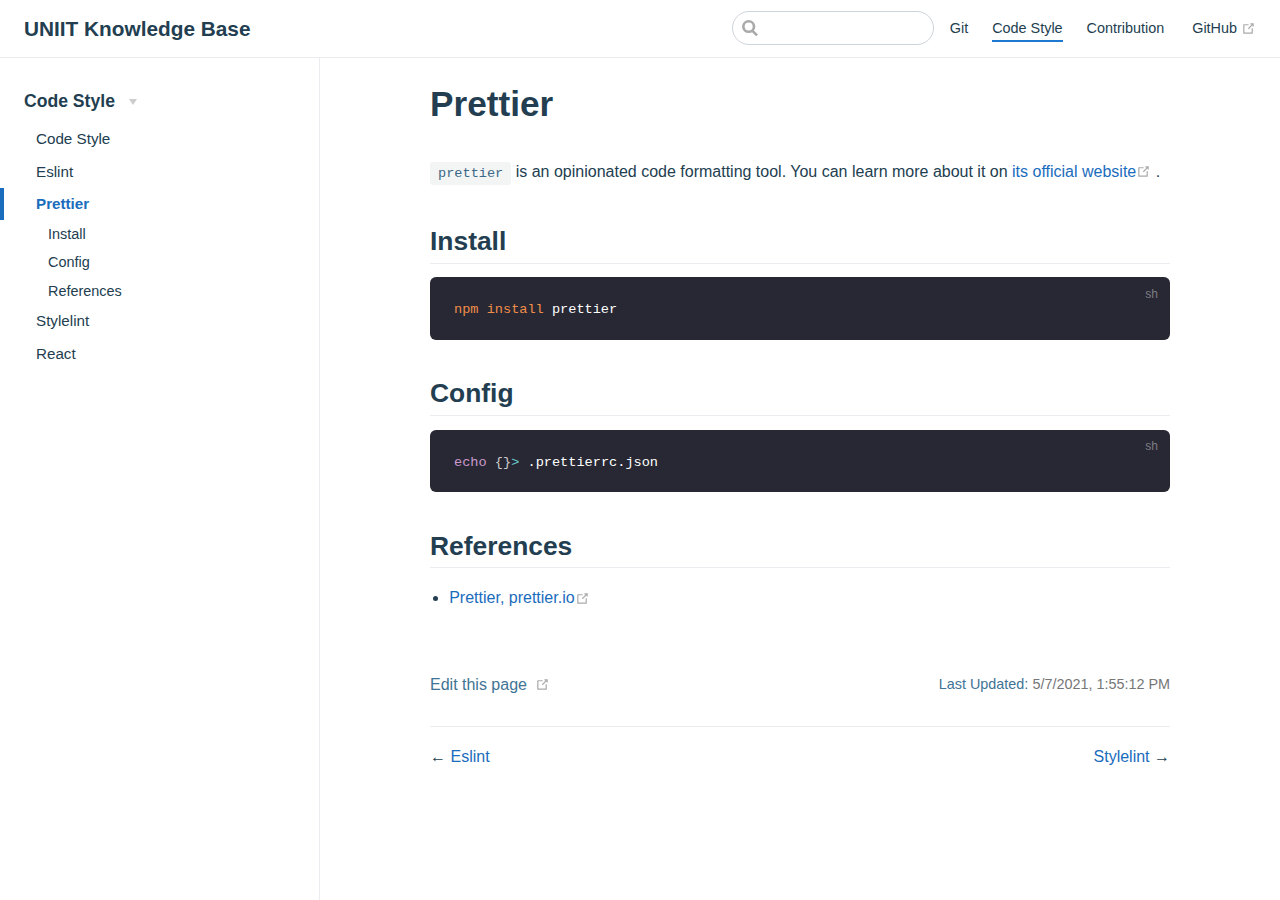
<file: code-style/prettier.html>
<!DOCTYPE html>
<html lang="en-US">
  <head>
    <meta charset="utf-8">
    <meta name="viewport" content="width=device-width,initial-scale=1">
    <title>Prettier | UNIIT Knowledge Base</title>
    <meta name="generator" content="VuePress 1.8.2">
    
    <meta name="description" content="Company's wiki and collection of knowledge in regards to full stack web development">
    <meta name="theme-color" content="#1A6CBD">
    <meta name="apple-mobile-web-app-capable" content="yes">
    <meta name="apple-mobile-web-app-status-bar-style" content="black">
    
    <link rel="preload" href="/assets/css/0.styles.4b97f608.css" as="style"><link rel="preload" href="/assets/js/app.93acbe78.js" as="script"><link rel="preload" href="/assets/js/2.5b179678.js" as="script"><link rel="preload" href="/assets/js/12.f3be9457.js" as="script"><link rel="prefetch" href="/assets/js/10.ee8e304d.js"><link rel="prefetch" href="/assets/js/11.6376f2f7.js"><link rel="prefetch" href="/assets/js/13.2a10ba56.js"><link rel="prefetch" href="/assets/js/14.72ebe129.js"><link rel="prefetch" href="/assets/js/15.1eaa5ccd.js"><link rel="prefetch" href="/assets/js/16.02e971a6.js"><link rel="prefetch" href="/assets/js/17.2853b1c9.js"><link rel="prefetch" href="/assets/js/18.a60efe96.js"><link rel="prefetch" href="/assets/js/19.d1c57ace.js"><link rel="prefetch" href="/assets/js/20.58d069af.js"><link rel="prefetch" href="/assets/js/21.39de7fce.js"><link rel="prefetch" href="/assets/js/22.062c3ab2.js"><link rel="prefetch" href="/assets/js/3.16ef378a.js"><link rel="prefetch" href="/assets/js/4.73c74d07.js"><link rel="prefetch" href="/assets/js/5.86fd9c45.js"><link rel="prefetch" href="/assets/js/6.78397fcc.js"><link rel="prefetch" href="/assets/js/7.a216571a.js"><link rel="prefetch" href="/assets/js/8.801d3e8a.js"><link rel="prefetch" href="/assets/js/9.6a97ab90.js">
    <link rel="stylesheet" href="/assets/css/0.styles.4b97f608.css">
  </head>
  <body>
    <div id="app" data-server-rendered="true"><div class="theme-container"><header class="navbar"><div class="sidebar-button"><svg xmlns="http://www.w3.org/2000/svg" aria-hidden="true" role="img" viewBox="0 0 448 512" class="icon"><path fill="currentColor" d="M436 124H12c-6.627 0-12-5.373-12-12V80c0-6.627 5.373-12 12-12h424c6.627 0 12 5.373 12 12v32c0 6.627-5.373 12-12 12zm0 160H12c-6.627 0-12-5.373-12-12v-32c0-6.627 5.373-12 12-12h424c6.627 0 12 5.373 12 12v32c0 6.627-5.373 12-12 12zm0 160H12c-6.627 0-12-5.373-12-12v-32c0-6.627 5.373-12 12-12h424c6.627 0 12 5.373 12 12v32c0 6.627-5.373 12-12 12z"></path></svg></div> <a href="/" class="home-link router-link-active"><!----> <span class="site-name">UNIIT Knowledge Base</span></a> <div class="links"><div class="search-box"><input aria-label="Search" autocomplete="off" spellcheck="false" value=""> <!----></div> <nav class="nav-links can-hide"><div class="nav-item"><a href="/git/" class="nav-link">
  Git
</a></div><div class="nav-item"><a href="/code-style/" class="nav-link router-link-active">
  Code Style
</a></div><div class="nav-item"><a href="/contribution/" class="nav-link">
  Contribution
</a></div> <a href="https://github.com/Hazeman28/bcpm-knowledge-base" target="_blank" rel="noopener noreferrer" class="repo-link">
    GitHub
    <span><svg xmlns="http://www.w3.org/2000/svg" aria-hidden="true" focusable="false" x="0px" y="0px" viewBox="0 0 100 100" width="15" height="15" class="icon outbound"><path fill="currentColor" d="M18.8,85.1h56l0,0c2.2,0,4-1.8,4-4v-32h-8v28h-48v-48h28v-8h-32l0,0c-2.2,0-4,1.8-4,4v56C14.8,83.3,16.6,85.1,18.8,85.1z"></path> <polygon fill="currentColor" points="45.7,48.7 51.3,54.3 77.2,28.5 77.2,37.2 85.2,37.2 85.2,14.9 62.8,14.9 62.8,22.9 71.5,22.9"></polygon></svg> <span class="sr-only">(opens new window)</span></span></a></nav></div></header> <div class="sidebar-mask"></div> <aside class="sidebar"><nav class="nav-links"><div class="nav-item"><a href="/git/" class="nav-link">
  Git
</a></div><div class="nav-item"><a href="/code-style/" class="nav-link router-link-active">
  Code Style
</a></div><div class="nav-item"><a href="/contribution/" class="nav-link">
  Contribution
</a></div> <a href="https://github.com/Hazeman28/bcpm-knowledge-base" target="_blank" rel="noopener noreferrer" class="repo-link">
    GitHub
    <span><svg xmlns="http://www.w3.org/2000/svg" aria-hidden="true" focusable="false" x="0px" y="0px" viewBox="0 0 100 100" width="15" height="15" class="icon outbound"><path fill="currentColor" d="M18.8,85.1h56l0,0c2.2,0,4-1.8,4-4v-32h-8v28h-48v-48h28v-8h-32l0,0c-2.2,0-4,1.8-4,4v56C14.8,83.3,16.6,85.1,18.8,85.1z"></path> <polygon fill="currentColor" points="45.7,48.7 51.3,54.3 77.2,28.5 77.2,37.2 85.2,37.2 85.2,14.9 62.8,14.9 62.8,22.9 71.5,22.9"></polygon></svg> <span class="sr-only">(opens new window)</span></span></a></nav>  <ul class="sidebar-links"><li><section class="sidebar-group collapsable depth-0"><p class="sidebar-heading open"><span>Code Style</span> <span class="arrow down"></span></p> <ul class="sidebar-links sidebar-group-items"><li><a href="/code-style/" aria-current="page" class="sidebar-link">Code Style</a></li><li><a href="/code-style/eslint.html" class="sidebar-link">Eslint</a></li><li><a href="/code-style/prettier.html" aria-current="page" class="active sidebar-link">Prettier</a><ul class="sidebar-sub-headers"><li class="sidebar-sub-header"><a href="/code-style/prettier.html#install" class="sidebar-link">Install</a></li><li class="sidebar-sub-header"><a href="/code-style/prettier.html#config" class="sidebar-link">Config</a></li><li class="sidebar-sub-header"><a href="/code-style/prettier.html#references" class="sidebar-link">References</a></li></ul></li><li><a href="/code-style/stylelint.html" class="sidebar-link">Stylelint</a></li><li><a href="/code-style/react-eslintrc.html" class="sidebar-link">React</a></li></ul></section></li></ul> </aside> <main class="page"> <div class="theme-default-content content__default"><h1 id="prettier"><a href="#prettier" class="header-anchor">#</a> Prettier</h1> <p><code>prettier</code> is an opinionated code formatting tool. You can learn more about it
on <a href="https://prettier.io/" target="_blank" rel="noopener noreferrer">its official website<span><svg xmlns="http://www.w3.org/2000/svg" aria-hidden="true" focusable="false" x="0px" y="0px" viewBox="0 0 100 100" width="15" height="15" class="icon outbound"><path fill="currentColor" d="M18.8,85.1h56l0,0c2.2,0,4-1.8,4-4v-32h-8v28h-48v-48h28v-8h-32l0,0c-2.2,0-4,1.8-4,4v56C14.8,83.3,16.6,85.1,18.8,85.1z"></path> <polygon fill="currentColor" points="45.7,48.7 51.3,54.3 77.2,28.5 77.2,37.2 85.2,37.2 85.2,14.9 62.8,14.9 62.8,22.9 71.5,22.9"></polygon></svg> <span class="sr-only">(opens new window)</span></span></a>.</p> <h2 id="install"><a href="#install" class="header-anchor">#</a> Install</h2> <div class="language-bash extra-class"><pre class="language-bash"><code><span class="token function">npm</span> <span class="token function">install</span> prettier
</code></pre></div><h2 id="config"><a href="#config" class="header-anchor">#</a> Config</h2> <div class="language-bash extra-class"><pre class="language-bash"><code><span class="token builtin class-name">echo</span> <span class="token punctuation">{</span><span class="token punctuation">}</span><span class="token operator">&gt;</span> .prettierrc.json
</code></pre></div><h2 id="references"><a href="#references" class="header-anchor">#</a> References</h2> <ul><li><a href="https://prettier.io/" target="_blank" rel="noopener noreferrer">Prettier, prettier.io<span><svg xmlns="http://www.w3.org/2000/svg" aria-hidden="true" focusable="false" x="0px" y="0px" viewBox="0 0 100 100" width="15" height="15" class="icon outbound"><path fill="currentColor" d="M18.8,85.1h56l0,0c2.2,0,4-1.8,4-4v-32h-8v28h-48v-48h28v-8h-32l0,0c-2.2,0-4,1.8-4,4v56C14.8,83.3,16.6,85.1,18.8,85.1z"></path> <polygon fill="currentColor" points="45.7,48.7 51.3,54.3 77.2,28.5 77.2,37.2 85.2,37.2 85.2,14.9 62.8,14.9 62.8,22.9 71.5,22.9"></polygon></svg> <span class="sr-only">(opens new window)</span></span></a></li></ul></div> <footer class="page-edit"><div class="edit-link"><a href="https://github.com/Hazeman28/bcpm-knowledge-base/edit/master/code-style/prettier.md" target="_blank" rel="noopener noreferrer">Edit this page</a> <span><svg xmlns="http://www.w3.org/2000/svg" aria-hidden="true" focusable="false" x="0px" y="0px" viewBox="0 0 100 100" width="15" height="15" class="icon outbound"><path fill="currentColor" d="M18.8,85.1h56l0,0c2.2,0,4-1.8,4-4v-32h-8v28h-48v-48h28v-8h-32l0,0c-2.2,0-4,1.8-4,4v56C14.8,83.3,16.6,85.1,18.8,85.1z"></path> <polygon fill="currentColor" points="45.7,48.7 51.3,54.3 77.2,28.5 77.2,37.2 85.2,37.2 85.2,14.9 62.8,14.9 62.8,22.9 71.5,22.9"></polygon></svg> <span class="sr-only">(opens new window)</span></span></div> <div class="last-updated"><span class="prefix">Last Updated:</span> <span class="time">5/7/2021, 1:55:12 PM</span></div></footer> <div class="page-nav"><p class="inner"><span class="prev">
      ←
      <a href="/code-style/eslint.html" class="prev">
        Eslint
      </a></span> <span class="next"><a href="/code-style/stylelint.html">
        Stylelint
      </a>
      →
    </span></p></div> </main></div><div class="global-ui"></div></div>
    <script src="/assets/js/app.93acbe78.js" defer></script><script src="/assets/js/2.5b179678.js" defer></script><script src="/assets/js/12.f3be9457.js" defer></script>
  </body>
</html>
</file>
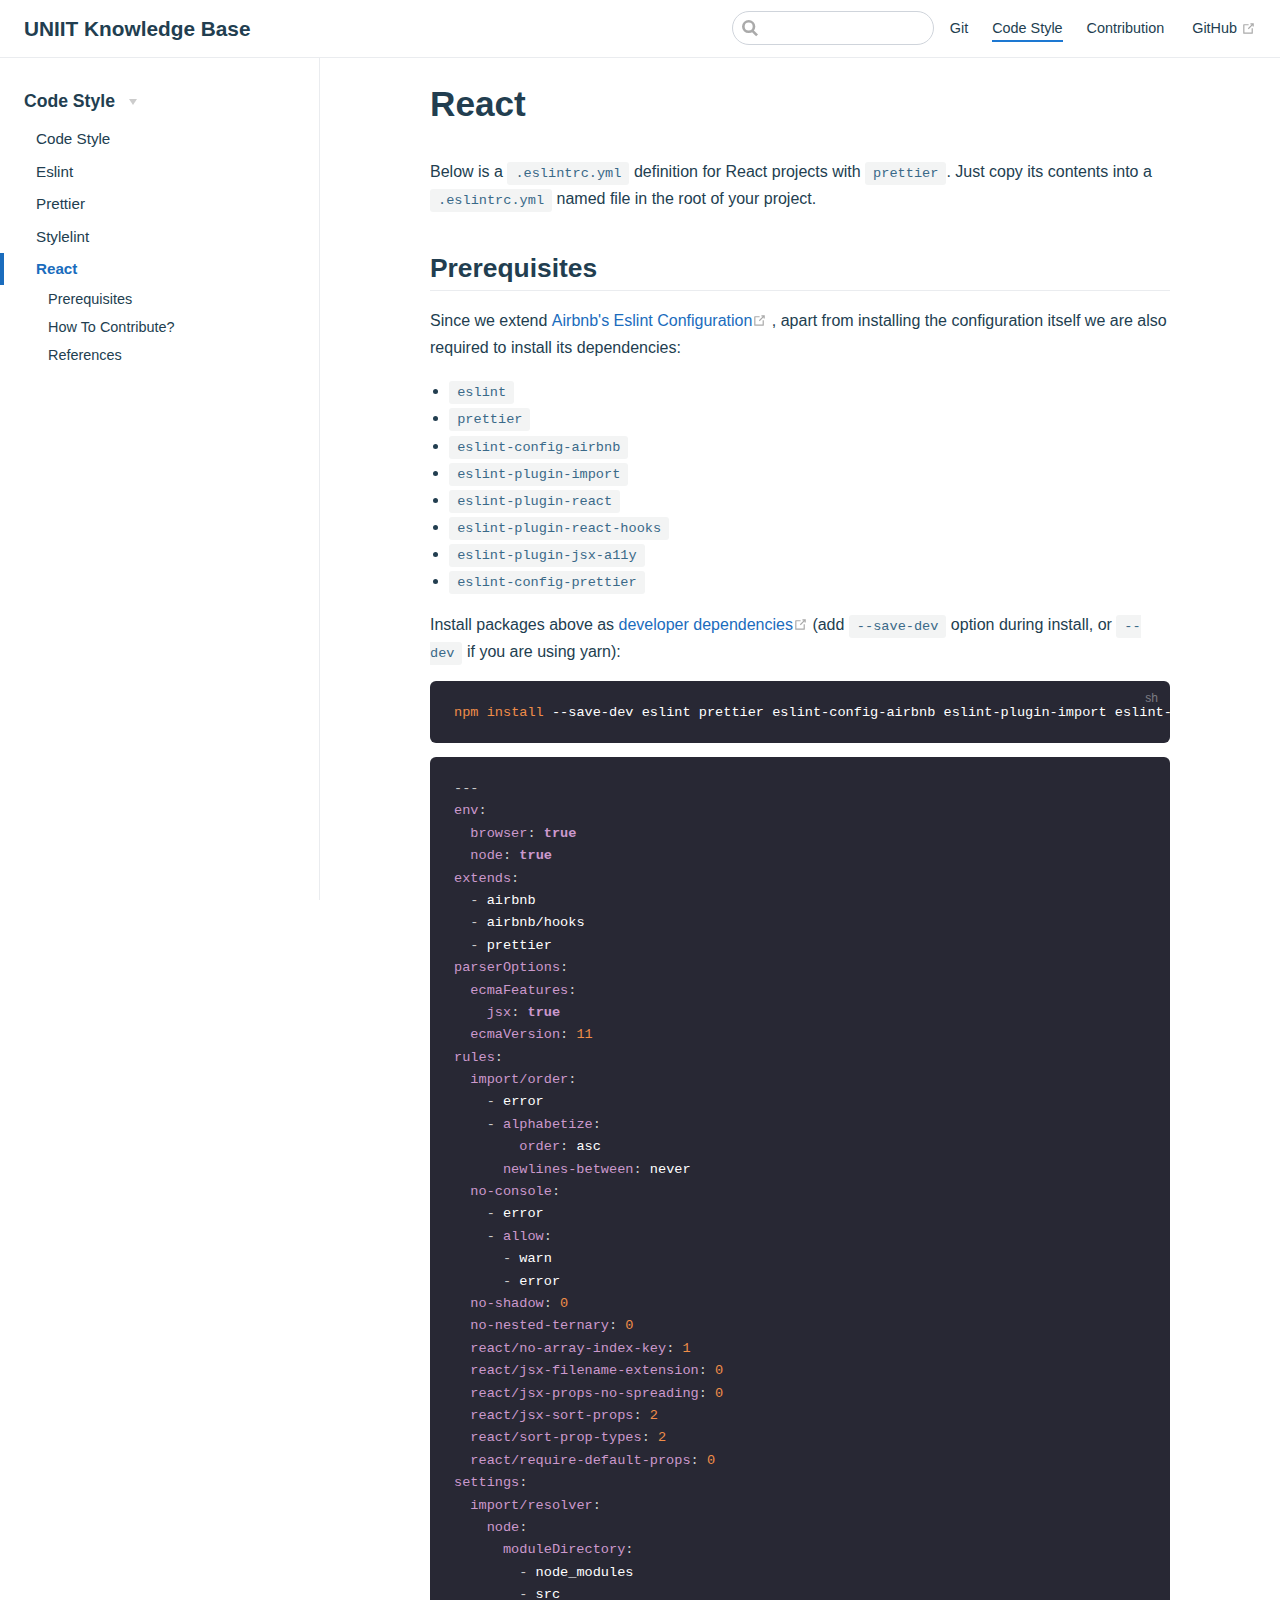
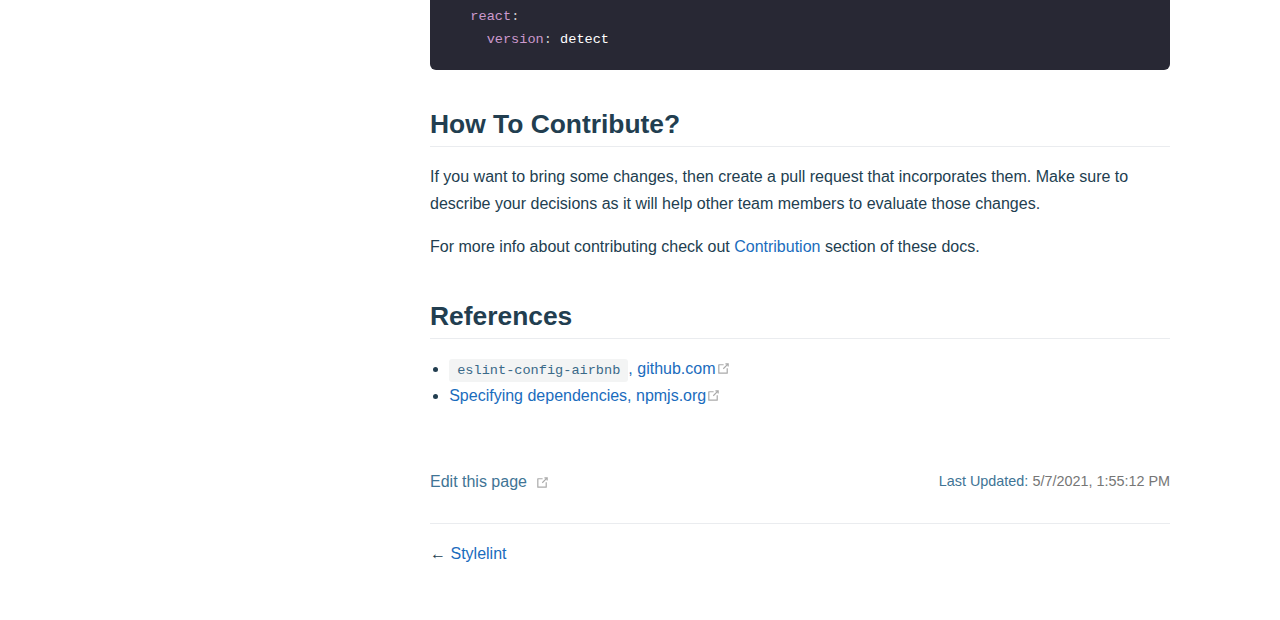
<file: code-style/react-eslintrc.html>
<!DOCTYPE html>
<html lang="en-US">
  <head>
    <meta charset="utf-8">
    <meta name="viewport" content="width=device-width,initial-scale=1">
    <title>React | UNIIT Knowledge Base</title>
    <meta name="generator" content="VuePress 1.8.2">
    
    <meta name="description" content="Company's wiki and collection of knowledge in regards to full stack web development">
    <meta name="theme-color" content="#1A6CBD">
    <meta name="apple-mobile-web-app-capable" content="yes">
    <meta name="apple-mobile-web-app-status-bar-style" content="black">
    
    <link rel="preload" href="/assets/css/0.styles.4b97f608.css" as="style"><link rel="preload" href="/assets/js/app.93acbe78.js" as="script"><link rel="preload" href="/assets/js/2.5b179678.js" as="script"><link rel="preload" href="/assets/js/13.2a10ba56.js" as="script"><link rel="prefetch" href="/assets/js/10.ee8e304d.js"><link rel="prefetch" href="/assets/js/11.6376f2f7.js"><link rel="prefetch" href="/assets/js/12.f3be9457.js"><link rel="prefetch" href="/assets/js/14.72ebe129.js"><link rel="prefetch" href="/assets/js/15.1eaa5ccd.js"><link rel="prefetch" href="/assets/js/16.02e971a6.js"><link rel="prefetch" href="/assets/js/17.2853b1c9.js"><link rel="prefetch" href="/assets/js/18.a60efe96.js"><link rel="prefetch" href="/assets/js/19.d1c57ace.js"><link rel="prefetch" href="/assets/js/20.58d069af.js"><link rel="prefetch" href="/assets/js/21.39de7fce.js"><link rel="prefetch" href="/assets/js/22.062c3ab2.js"><link rel="prefetch" href="/assets/js/3.16ef378a.js"><link rel="prefetch" href="/assets/js/4.73c74d07.js"><link rel="prefetch" href="/assets/js/5.86fd9c45.js"><link rel="prefetch" href="/assets/js/6.78397fcc.js"><link rel="prefetch" href="/assets/js/7.a216571a.js"><link rel="prefetch" href="/assets/js/8.801d3e8a.js"><link rel="prefetch" href="/assets/js/9.6a97ab90.js">
    <link rel="stylesheet" href="/assets/css/0.styles.4b97f608.css">
  </head>
  <body>
    <div id="app" data-server-rendered="true"><div class="theme-container"><header class="navbar"><div class="sidebar-button"><svg xmlns="http://www.w3.org/2000/svg" aria-hidden="true" role="img" viewBox="0 0 448 512" class="icon"><path fill="currentColor" d="M436 124H12c-6.627 0-12-5.373-12-12V80c0-6.627 5.373-12 12-12h424c6.627 0 12 5.373 12 12v32c0 6.627-5.373 12-12 12zm0 160H12c-6.627 0-12-5.373-12-12v-32c0-6.627 5.373-12 12-12h424c6.627 0 12 5.373 12 12v32c0 6.627-5.373 12-12 12zm0 160H12c-6.627 0-12-5.373-12-12v-32c0-6.627 5.373-12 12-12h424c6.627 0 12 5.373 12 12v32c0 6.627-5.373 12-12 12z"></path></svg></div> <a href="/" class="home-link router-link-active"><!----> <span class="site-name">UNIIT Knowledge Base</span></a> <div class="links"><div class="search-box"><input aria-label="Search" autocomplete="off" spellcheck="false" value=""> <!----></div> <nav class="nav-links can-hide"><div class="nav-item"><a href="/git/" class="nav-link">
  Git
</a></div><div class="nav-item"><a href="/code-style/" class="nav-link router-link-active">
  Code Style
</a></div><div class="nav-item"><a href="/contribution/" class="nav-link">
  Contribution
</a></div> <a href="https://github.com/Hazeman28/bcpm-knowledge-base" target="_blank" rel="noopener noreferrer" class="repo-link">
    GitHub
    <span><svg xmlns="http://www.w3.org/2000/svg" aria-hidden="true" focusable="false" x="0px" y="0px" viewBox="0 0 100 100" width="15" height="15" class="icon outbound"><path fill="currentColor" d="M18.8,85.1h56l0,0c2.2,0,4-1.8,4-4v-32h-8v28h-48v-48h28v-8h-32l0,0c-2.2,0-4,1.8-4,4v56C14.8,83.3,16.6,85.1,18.8,85.1z"></path> <polygon fill="currentColor" points="45.7,48.7 51.3,54.3 77.2,28.5 77.2,37.2 85.2,37.2 85.2,14.9 62.8,14.9 62.8,22.9 71.5,22.9"></polygon></svg> <span class="sr-only">(opens new window)</span></span></a></nav></div></header> <div class="sidebar-mask"></div> <aside class="sidebar"><nav class="nav-links"><div class="nav-item"><a href="/git/" class="nav-link">
  Git
</a></div><div class="nav-item"><a href="/code-style/" class="nav-link router-link-active">
  Code Style
</a></div><div class="nav-item"><a href="/contribution/" class="nav-link">
  Contribution
</a></div> <a href="https://github.com/Hazeman28/bcpm-knowledge-base" target="_blank" rel="noopener noreferrer" class="repo-link">
    GitHub
    <span><svg xmlns="http://www.w3.org/2000/svg" aria-hidden="true" focusable="false" x="0px" y="0px" viewBox="0 0 100 100" width="15" height="15" class="icon outbound"><path fill="currentColor" d="M18.8,85.1h56l0,0c2.2,0,4-1.8,4-4v-32h-8v28h-48v-48h28v-8h-32l0,0c-2.2,0-4,1.8-4,4v56C14.8,83.3,16.6,85.1,18.8,85.1z"></path> <polygon fill="currentColor" points="45.7,48.7 51.3,54.3 77.2,28.5 77.2,37.2 85.2,37.2 85.2,14.9 62.8,14.9 62.8,22.9 71.5,22.9"></polygon></svg> <span class="sr-only">(opens new window)</span></span></a></nav>  <ul class="sidebar-links"><li><section class="sidebar-group collapsable depth-0"><p class="sidebar-heading open"><span>Code Style</span> <span class="arrow down"></span></p> <ul class="sidebar-links sidebar-group-items"><li><a href="/code-style/" aria-current="page" class="sidebar-link">Code Style</a></li><li><a href="/code-style/eslint.html" class="sidebar-link">Eslint</a></li><li><a href="/code-style/prettier.html" class="sidebar-link">Prettier</a></li><li><a href="/code-style/stylelint.html" class="sidebar-link">Stylelint</a></li><li><a href="/code-style/react-eslintrc.html" aria-current="page" class="active sidebar-link">React</a><ul class="sidebar-sub-headers"><li class="sidebar-sub-header"><a href="/code-style/react-eslintrc.html#prerequisites" class="sidebar-link">Prerequisites</a></li><li class="sidebar-sub-header"><a href="/code-style/react-eslintrc.html#how-to-contribute" class="sidebar-link">How To Contribute?</a></li><li class="sidebar-sub-header"><a href="/code-style/react-eslintrc.html#references" class="sidebar-link">References</a></li></ul></li></ul></section></li></ul> </aside> <main class="page"> <div class="theme-default-content content__default"><h1 id="react"><a href="#react" class="header-anchor">#</a> React</h1> <p>Below is a <code>.eslintrc.yml</code> definition for React projects with <code>prettier</code>. Just
copy its contents into a <code>.eslintrc.yml</code> named file in the root of your project.</p> <h2 id="prerequisites"><a href="#prerequisites" class="header-anchor">#</a> Prerequisites</h2> <p>Since we extend <a href="https://github.com/airbnb/javascript/tree/master/packages/eslint-config-airbnb" target="_blank" rel="noopener noreferrer">Airbnb's Eslint Configuration<span><svg xmlns="http://www.w3.org/2000/svg" aria-hidden="true" focusable="false" x="0px" y="0px" viewBox="0 0 100 100" width="15" height="15" class="icon outbound"><path fill="currentColor" d="M18.8,85.1h56l0,0c2.2,0,4-1.8,4-4v-32h-8v28h-48v-48h28v-8h-32l0,0c-2.2,0-4,1.8-4,4v56C14.8,83.3,16.6,85.1,18.8,85.1z"></path> <polygon fill="currentColor" points="45.7,48.7 51.3,54.3 77.2,28.5 77.2,37.2 85.2,37.2 85.2,14.9 62.8,14.9 62.8,22.9 71.5,22.9"></polygon></svg> <span class="sr-only">(opens new window)</span></span></a>, apart from installing the
configuration itself we are also required to install its dependencies:</p> <ul><li><code>eslint</code></li> <li><code>prettier</code></li> <li><code>eslint-config-airbnb</code></li> <li><code>eslint-plugin-import</code></li> <li><code>eslint-plugin-react</code></li> <li><code>eslint-plugin-react-hooks</code></li> <li><code>eslint-plugin-jsx-a11y</code></li> <li><code>eslint-config-prettier</code></li></ul> <p>Install packages above as <a href="https://docs.npmjs.com/specifying-dependencies-and-devdependencies-in-a-package-json-file" target="_blank" rel="noopener noreferrer">developer dependencies<span><svg xmlns="http://www.w3.org/2000/svg" aria-hidden="true" focusable="false" x="0px" y="0px" viewBox="0 0 100 100" width="15" height="15" class="icon outbound"><path fill="currentColor" d="M18.8,85.1h56l0,0c2.2,0,4-1.8,4-4v-32h-8v28h-48v-48h28v-8h-32l0,0c-2.2,0-4,1.8-4,4v56C14.8,83.3,16.6,85.1,18.8,85.1z"></path> <polygon fill="currentColor" points="45.7,48.7 51.3,54.3 77.2,28.5 77.2,37.2 85.2,37.2 85.2,14.9 62.8,14.9 62.8,22.9 71.5,22.9"></polygon></svg> <span class="sr-only">(opens new window)</span></span></a> (add <code>--save-dev</code> option
during install, or <code>--dev</code> if you are using yarn):</p> <div class="language-bash extra-class"><pre class="language-bash"><code><span class="token function">npm</span> <span class="token function">install</span> --save-dev eslint prettier eslint-config-airbnb eslint-plugin-import eslint-plugin-react eslint-plugin-react-hooks eslint-plugin-jsx-a11y eslint-config-prettier
</code></pre></div><div class="language-yml extra-class"><pre class="language-yml"><code><span class="token punctuation">---</span> 
<span class="token key atrule">env</span><span class="token punctuation">:</span> 
  <span class="token key atrule">browser</span><span class="token punctuation">:</span> <span class="token boolean important">true</span>
  <span class="token key atrule">node</span><span class="token punctuation">:</span> <span class="token boolean important">true</span>
<span class="token key atrule">extends</span><span class="token punctuation">:</span> 
  <span class="token punctuation">-</span> airbnb
  <span class="token punctuation">-</span> airbnb/hooks
  <span class="token punctuation">-</span> prettier
<span class="token key atrule">parserOptions</span><span class="token punctuation">:</span> 
  <span class="token key atrule">ecmaFeatures</span><span class="token punctuation">:</span> 
    <span class="token key atrule">jsx</span><span class="token punctuation">:</span> <span class="token boolean important">true</span>
  <span class="token key atrule">ecmaVersion</span><span class="token punctuation">:</span> <span class="token number">11</span>
<span class="token key atrule">rules</span><span class="token punctuation">:</span> 
  <span class="token key atrule">import/order</span><span class="token punctuation">:</span> 
    <span class="token punctuation">-</span> error
    <span class="token punctuation">-</span> <span class="token key atrule">alphabetize</span><span class="token punctuation">:</span> 
        <span class="token key atrule">order</span><span class="token punctuation">:</span> asc
      <span class="token key atrule">newlines-between</span><span class="token punctuation">:</span> never
  <span class="token key atrule">no-console</span><span class="token punctuation">:</span> 
    <span class="token punctuation">-</span> error
    <span class="token punctuation">-</span> <span class="token key atrule">allow</span><span class="token punctuation">:</span> 
      <span class="token punctuation">-</span> warn
      <span class="token punctuation">-</span> error
  <span class="token key atrule">no-shadow</span><span class="token punctuation">:</span> <span class="token number">0</span>
  <span class="token key atrule">no-nested-ternary</span><span class="token punctuation">:</span> <span class="token number">0</span>
  <span class="token key atrule">react/no-array-index-key</span><span class="token punctuation">:</span> <span class="token number">1</span>
  <span class="token key atrule">react/jsx-filename-extension</span><span class="token punctuation">:</span> <span class="token number">0</span>
  <span class="token key atrule">react/jsx-props-no-spreading</span><span class="token punctuation">:</span> <span class="token number">0</span>
  <span class="token key atrule">react/jsx-sort-props</span><span class="token punctuation">:</span> <span class="token number">2</span>
  <span class="token key atrule">react/sort-prop-types</span><span class="token punctuation">:</span> <span class="token number">2</span>
  <span class="token key atrule">react/require-default-props</span><span class="token punctuation">:</span> <span class="token number">0</span>
<span class="token key atrule">settings</span><span class="token punctuation">:</span> 
  <span class="token key atrule">import/resolver</span><span class="token punctuation">:</span> 
    <span class="token key atrule">node</span><span class="token punctuation">:</span> 
      <span class="token key atrule">moduleDirectory</span><span class="token punctuation">:</span> 
        <span class="token punctuation">-</span> node_modules
        <span class="token punctuation">-</span> src
  <span class="token key atrule">react</span><span class="token punctuation">:</span> 
    <span class="token key atrule">version</span><span class="token punctuation">:</span> detect
</code></pre></div><h2 id="how-to-contribute"><a href="#how-to-contribute" class="header-anchor">#</a> How To Contribute?</h2> <p>If you want to bring some changes, then create a pull request that incorporates
them. Make sure to describe your decisions as it will help other team members to
evaluate those changes.</p> <p>For more info about contributing check out <a href="/contribution">Contribution</a> section
of these docs.</p> <h2 id="references"><a href="#references" class="header-anchor">#</a> References</h2> <ul><li><a href="https://github.com/airbnb/javascript/tree/master/packages/eslint-config-airbnb" target="_blank" rel="noopener noreferrer"><code>eslint-config-airbnb</code>, github.com<span><svg xmlns="http://www.w3.org/2000/svg" aria-hidden="true" focusable="false" x="0px" y="0px" viewBox="0 0 100 100" width="15" height="15" class="icon outbound"><path fill="currentColor" d="M18.8,85.1h56l0,0c2.2,0,4-1.8,4-4v-32h-8v28h-48v-48h28v-8h-32l0,0c-2.2,0-4,1.8-4,4v56C14.8,83.3,16.6,85.1,18.8,85.1z"></path> <polygon fill="currentColor" points="45.7,48.7 51.3,54.3 77.2,28.5 77.2,37.2 85.2,37.2 85.2,14.9 62.8,14.9 62.8,22.9 71.5,22.9"></polygon></svg> <span class="sr-only">(opens new window)</span></span></a></li> <li><a href="https://docs.npmjs.com/specifying-dependencies-and-devdependencies-in-a-package-json-file" target="_blank" rel="noopener noreferrer">Specifying dependencies, npmjs.org<span><svg xmlns="http://www.w3.org/2000/svg" aria-hidden="true" focusable="false" x="0px" y="0px" viewBox="0 0 100 100" width="15" height="15" class="icon outbound"><path fill="currentColor" d="M18.8,85.1h56l0,0c2.2,0,4-1.8,4-4v-32h-8v28h-48v-48h28v-8h-32l0,0c-2.2,0-4,1.8-4,4v56C14.8,83.3,16.6,85.1,18.8,85.1z"></path> <polygon fill="currentColor" points="45.7,48.7 51.3,54.3 77.2,28.5 77.2,37.2 85.2,37.2 85.2,14.9 62.8,14.9 62.8,22.9 71.5,22.9"></polygon></svg> <span class="sr-only">(opens new window)</span></span></a></li></ul></div> <footer class="page-edit"><div class="edit-link"><a href="https://github.com/Hazeman28/bcpm-knowledge-base/edit/master/code-style/react-eslintrc.md" target="_blank" rel="noopener noreferrer">Edit this page</a> <span><svg xmlns="http://www.w3.org/2000/svg" aria-hidden="true" focusable="false" x="0px" y="0px" viewBox="0 0 100 100" width="15" height="15" class="icon outbound"><path fill="currentColor" d="M18.8,85.1h56l0,0c2.2,0,4-1.8,4-4v-32h-8v28h-48v-48h28v-8h-32l0,0c-2.2,0-4,1.8-4,4v56C14.8,83.3,16.6,85.1,18.8,85.1z"></path> <polygon fill="currentColor" points="45.7,48.7 51.3,54.3 77.2,28.5 77.2,37.2 85.2,37.2 85.2,14.9 62.8,14.9 62.8,22.9 71.5,22.9"></polygon></svg> <span class="sr-only">(opens new window)</span></span></div> <div class="last-updated"><span class="prefix">Last Updated:</span> <span class="time">5/7/2021, 1:55:12 PM</span></div></footer> <div class="page-nav"><p class="inner"><span class="prev">
      ←
      <a href="/code-style/stylelint.html" class="prev">
        Stylelint
      </a></span> <!----></p></div> </main></div><div class="global-ui"></div></div>
    <script src="/assets/js/app.93acbe78.js" defer></script><script src="/assets/js/2.5b179678.js" defer></script><script src="/assets/js/13.2a10ba56.js" defer></script>
  </body>
</html>
</file>
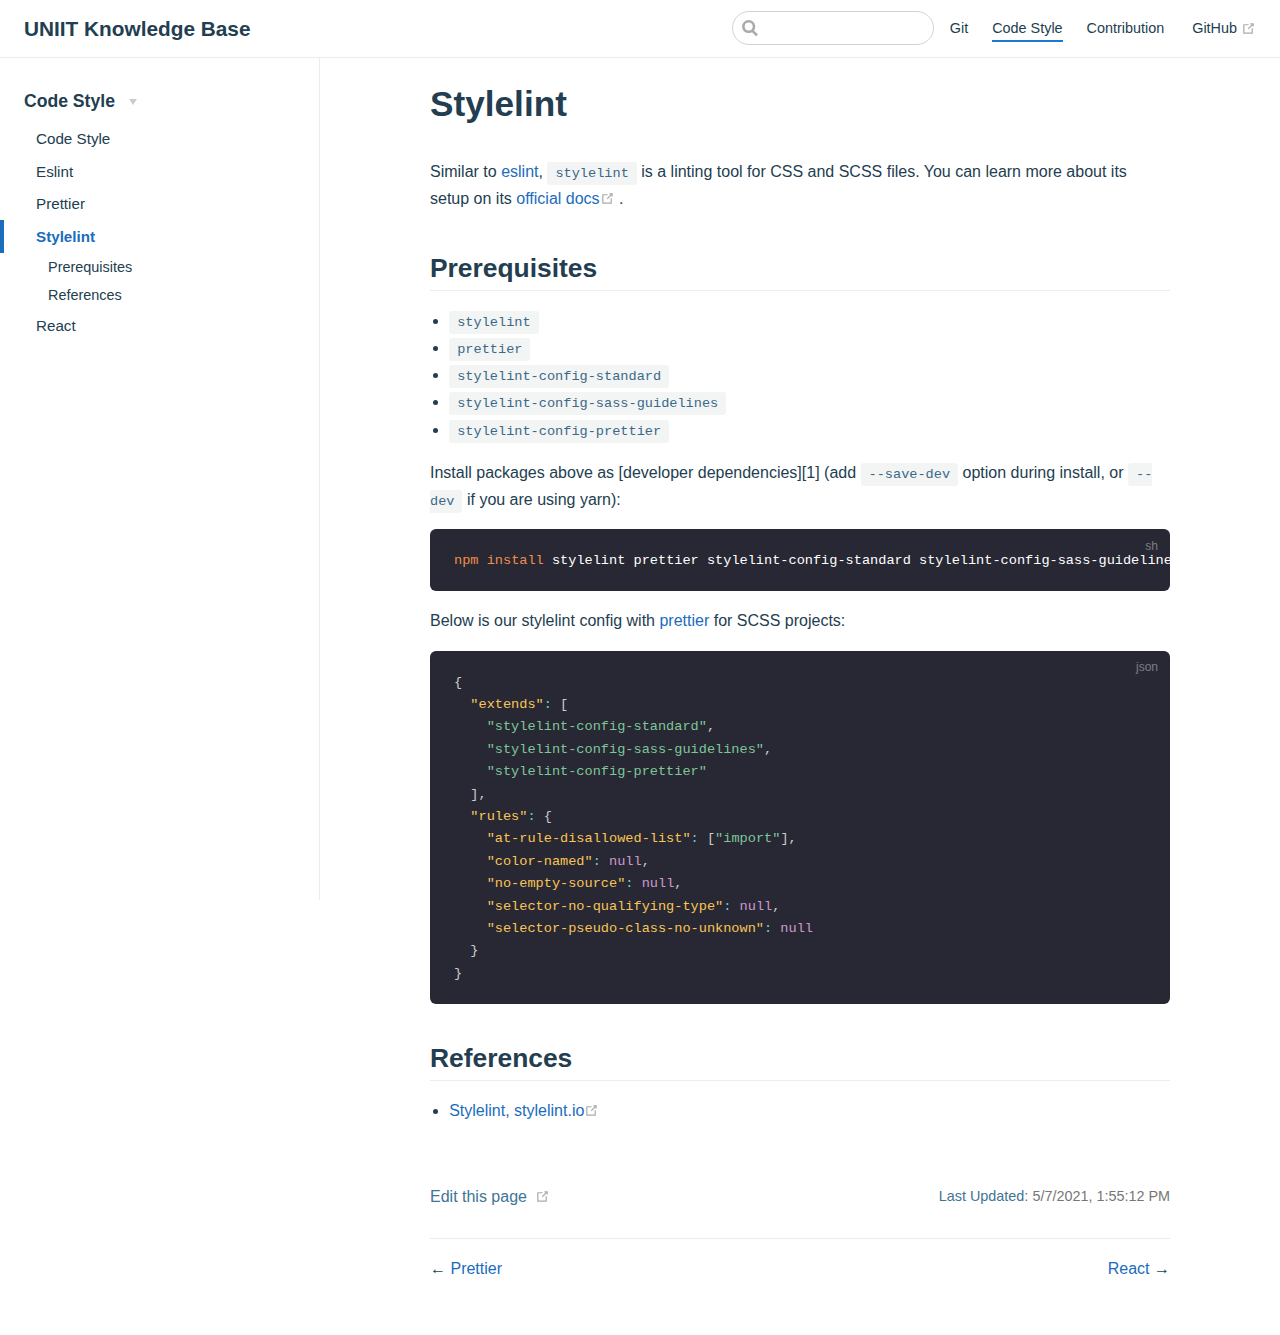
<file: code-style/stylelint.html>
<!DOCTYPE html>
<html lang="en-US">
  <head>
    <meta charset="utf-8">
    <meta name="viewport" content="width=device-width,initial-scale=1">
    <title>Stylelint | UNIIT Knowledge Base</title>
    <meta name="generator" content="VuePress 1.8.2">
    
    <meta name="description" content="Company's wiki and collection of knowledge in regards to full stack web development">
    <meta name="theme-color" content="#1A6CBD">
    <meta name="apple-mobile-web-app-capable" content="yes">
    <meta name="apple-mobile-web-app-status-bar-style" content="black">
    
    <link rel="preload" href="/assets/css/0.styles.4b97f608.css" as="style"><link rel="preload" href="/assets/js/app.93acbe78.js" as="script"><link rel="preload" href="/assets/js/2.5b179678.js" as="script"><link rel="preload" href="/assets/js/14.72ebe129.js" as="script"><link rel="prefetch" href="/assets/js/10.ee8e304d.js"><link rel="prefetch" href="/assets/js/11.6376f2f7.js"><link rel="prefetch" href="/assets/js/12.f3be9457.js"><link rel="prefetch" href="/assets/js/13.2a10ba56.js"><link rel="prefetch" href="/assets/js/15.1eaa5ccd.js"><link rel="prefetch" href="/assets/js/16.02e971a6.js"><link rel="prefetch" href="/assets/js/17.2853b1c9.js"><link rel="prefetch" href="/assets/js/18.a60efe96.js"><link rel="prefetch" href="/assets/js/19.d1c57ace.js"><link rel="prefetch" href="/assets/js/20.58d069af.js"><link rel="prefetch" href="/assets/js/21.39de7fce.js"><link rel="prefetch" href="/assets/js/22.062c3ab2.js"><link rel="prefetch" href="/assets/js/3.16ef378a.js"><link rel="prefetch" href="/assets/js/4.73c74d07.js"><link rel="prefetch" href="/assets/js/5.86fd9c45.js"><link rel="prefetch" href="/assets/js/6.78397fcc.js"><link rel="prefetch" href="/assets/js/7.a216571a.js"><link rel="prefetch" href="/assets/js/8.801d3e8a.js"><link rel="prefetch" href="/assets/js/9.6a97ab90.js">
    <link rel="stylesheet" href="/assets/css/0.styles.4b97f608.css">
  </head>
  <body>
    <div id="app" data-server-rendered="true"><div class="theme-container"><header class="navbar"><div class="sidebar-button"><svg xmlns="http://www.w3.org/2000/svg" aria-hidden="true" role="img" viewBox="0 0 448 512" class="icon"><path fill="currentColor" d="M436 124H12c-6.627 0-12-5.373-12-12V80c0-6.627 5.373-12 12-12h424c6.627 0 12 5.373 12 12v32c0 6.627-5.373 12-12 12zm0 160H12c-6.627 0-12-5.373-12-12v-32c0-6.627 5.373-12 12-12h424c6.627 0 12 5.373 12 12v32c0 6.627-5.373 12-12 12zm0 160H12c-6.627 0-12-5.373-12-12v-32c0-6.627 5.373-12 12-12h424c6.627 0 12 5.373 12 12v32c0 6.627-5.373 12-12 12z"></path></svg></div> <a href="/" class="home-link router-link-active"><!----> <span class="site-name">UNIIT Knowledge Base</span></a> <div class="links"><div class="search-box"><input aria-label="Search" autocomplete="off" spellcheck="false" value=""> <!----></div> <nav class="nav-links can-hide"><div class="nav-item"><a href="/git/" class="nav-link">
  Git
</a></div><div class="nav-item"><a href="/code-style/" class="nav-link router-link-active">
  Code Style
</a></div><div class="nav-item"><a href="/contribution/" class="nav-link">
  Contribution
</a></div> <a href="https://github.com/Hazeman28/bcpm-knowledge-base" target="_blank" rel="noopener noreferrer" class="repo-link">
    GitHub
    <span><svg xmlns="http://www.w3.org/2000/svg" aria-hidden="true" focusable="false" x="0px" y="0px" viewBox="0 0 100 100" width="15" height="15" class="icon outbound"><path fill="currentColor" d="M18.8,85.1h56l0,0c2.2,0,4-1.8,4-4v-32h-8v28h-48v-48h28v-8h-32l0,0c-2.2,0-4,1.8-4,4v56C14.8,83.3,16.6,85.1,18.8,85.1z"></path> <polygon fill="currentColor" points="45.7,48.7 51.3,54.3 77.2,28.5 77.2,37.2 85.2,37.2 85.2,14.9 62.8,14.9 62.8,22.9 71.5,22.9"></polygon></svg> <span class="sr-only">(opens new window)</span></span></a></nav></div></header> <div class="sidebar-mask"></div> <aside class="sidebar"><nav class="nav-links"><div class="nav-item"><a href="/git/" class="nav-link">
  Git
</a></div><div class="nav-item"><a href="/code-style/" class="nav-link router-link-active">
  Code Style
</a></div><div class="nav-item"><a href="/contribution/" class="nav-link">
  Contribution
</a></div> <a href="https://github.com/Hazeman28/bcpm-knowledge-base" target="_blank" rel="noopener noreferrer" class="repo-link">
    GitHub
    <span><svg xmlns="http://www.w3.org/2000/svg" aria-hidden="true" focusable="false" x="0px" y="0px" viewBox="0 0 100 100" width="15" height="15" class="icon outbound"><path fill="currentColor" d="M18.8,85.1h56l0,0c2.2,0,4-1.8,4-4v-32h-8v28h-48v-48h28v-8h-32l0,0c-2.2,0-4,1.8-4,4v56C14.8,83.3,16.6,85.1,18.8,85.1z"></path> <polygon fill="currentColor" points="45.7,48.7 51.3,54.3 77.2,28.5 77.2,37.2 85.2,37.2 85.2,14.9 62.8,14.9 62.8,22.9 71.5,22.9"></polygon></svg> <span class="sr-only">(opens new window)</span></span></a></nav>  <ul class="sidebar-links"><li><section class="sidebar-group collapsable depth-0"><p class="sidebar-heading open"><span>Code Style</span> <span class="arrow down"></span></p> <ul class="sidebar-links sidebar-group-items"><li><a href="/code-style/" aria-current="page" class="sidebar-link">Code Style</a></li><li><a href="/code-style/eslint.html" class="sidebar-link">Eslint</a></li><li><a href="/code-style/prettier.html" class="sidebar-link">Prettier</a></li><li><a href="/code-style/stylelint.html" aria-current="page" class="active sidebar-link">Stylelint</a><ul class="sidebar-sub-headers"><li class="sidebar-sub-header"><a href="/code-style/stylelint.html#prerequisites" class="sidebar-link">Prerequisites</a></li><li class="sidebar-sub-header"><a href="/code-style/stylelint.html#references" class="sidebar-link">References</a></li></ul></li><li><a href="/code-style/react-eslintrc.html" class="sidebar-link">React</a></li></ul></section></li></ul> </aside> <main class="page"> <div class="theme-default-content content__default"><h1 id="stylelint"><a href="#stylelint" class="header-anchor">#</a> Stylelint</h1> <p>Similar to <a href="/code-style/eslint">eslint</a>, <code>stylelint</code> is a linting tool for CSS
and SCSS files. You can learn more about its setup on its <a href="https://stylelint.io/" target="_blank" rel="noopener noreferrer">official docs<span><svg xmlns="http://www.w3.org/2000/svg" aria-hidden="true" focusable="false" x="0px" y="0px" viewBox="0 0 100 100" width="15" height="15" class="icon outbound"><path fill="currentColor" d="M18.8,85.1h56l0,0c2.2,0,4-1.8,4-4v-32h-8v28h-48v-48h28v-8h-32l0,0c-2.2,0-4,1.8-4,4v56C14.8,83.3,16.6,85.1,18.8,85.1z"></path> <polygon fill="currentColor" points="45.7,48.7 51.3,54.3 77.2,28.5 77.2,37.2 85.2,37.2 85.2,14.9 62.8,14.9 62.8,22.9 71.5,22.9"></polygon></svg> <span class="sr-only">(opens new window)</span></span></a>.</p> <h2 id="prerequisites"><a href="#prerequisites" class="header-anchor">#</a> Prerequisites</h2> <ul><li><code>stylelint</code></li> <li><code>prettier</code></li> <li><code>stylelint-config-standard</code></li> <li><code>stylelint-config-sass-guidelines</code></li> <li><code>stylelint-config-prettier</code></li></ul> <p>Install packages above as [developer dependencies][1] (add <code>--save-dev</code> option
during install, or <code>--dev</code> if you are using yarn):</p> <div class="language-bash extra-class"><pre class="language-bash"><code><span class="token function">npm</span> <span class="token function">install</span> stylelint prettier stylelint-config-standard stylelint-config-sass-guidelines stylelint-config-prettier
</code></pre></div><p>Below is our stylelint config with <a href="/code-style/prettier">prettier</a> for SCSS projects:</p> <div class="language-json extra-class"><pre class="language-json"><code><span class="token punctuation">{</span>
  <span class="token property">&quot;extends&quot;</span><span class="token operator">:</span> <span class="token punctuation">[</span>
    <span class="token string">&quot;stylelint-config-standard&quot;</span><span class="token punctuation">,</span>
    <span class="token string">&quot;stylelint-config-sass-guidelines&quot;</span><span class="token punctuation">,</span>
    <span class="token string">&quot;stylelint-config-prettier&quot;</span>
  <span class="token punctuation">]</span><span class="token punctuation">,</span>
  <span class="token property">&quot;rules&quot;</span><span class="token operator">:</span> <span class="token punctuation">{</span>
    <span class="token property">&quot;at-rule-disallowed-list&quot;</span><span class="token operator">:</span> <span class="token punctuation">[</span><span class="token string">&quot;import&quot;</span><span class="token punctuation">]</span><span class="token punctuation">,</span>
    <span class="token property">&quot;color-named&quot;</span><span class="token operator">:</span> <span class="token null keyword">null</span><span class="token punctuation">,</span>
    <span class="token property">&quot;no-empty-source&quot;</span><span class="token operator">:</span> <span class="token null keyword">null</span><span class="token punctuation">,</span>
    <span class="token property">&quot;selector-no-qualifying-type&quot;</span><span class="token operator">:</span> <span class="token null keyword">null</span><span class="token punctuation">,</span>
    <span class="token property">&quot;selector-pseudo-class-no-unknown&quot;</span><span class="token operator">:</span> <span class="token null keyword">null</span>
  <span class="token punctuation">}</span>
<span class="token punctuation">}</span>
</code></pre></div><h2 id="references"><a href="#references" class="header-anchor">#</a> References</h2> <ul><li><a href="https://stylelint.io/" target="_blank" rel="noopener noreferrer">Stylelint, stylelint.io<span><svg xmlns="http://www.w3.org/2000/svg" aria-hidden="true" focusable="false" x="0px" y="0px" viewBox="0 0 100 100" width="15" height="15" class="icon outbound"><path fill="currentColor" d="M18.8,85.1h56l0,0c2.2,0,4-1.8,4-4v-32h-8v28h-48v-48h28v-8h-32l0,0c-2.2,0-4,1.8-4,4v56C14.8,83.3,16.6,85.1,18.8,85.1z"></path> <polygon fill="currentColor" points="45.7,48.7 51.3,54.3 77.2,28.5 77.2,37.2 85.2,37.2 85.2,14.9 62.8,14.9 62.8,22.9 71.5,22.9"></polygon></svg> <span class="sr-only">(opens new window)</span></span></a></li></ul></div> <footer class="page-edit"><div class="edit-link"><a href="https://github.com/Hazeman28/bcpm-knowledge-base/edit/master/code-style/stylelint.md" target="_blank" rel="noopener noreferrer">Edit this page</a> <span><svg xmlns="http://www.w3.org/2000/svg" aria-hidden="true" focusable="false" x="0px" y="0px" viewBox="0 0 100 100" width="15" height="15" class="icon outbound"><path fill="currentColor" d="M18.8,85.1h56l0,0c2.2,0,4-1.8,4-4v-32h-8v28h-48v-48h28v-8h-32l0,0c-2.2,0-4,1.8-4,4v56C14.8,83.3,16.6,85.1,18.8,85.1z"></path> <polygon fill="currentColor" points="45.7,48.7 51.3,54.3 77.2,28.5 77.2,37.2 85.2,37.2 85.2,14.9 62.8,14.9 62.8,22.9 71.5,22.9"></polygon></svg> <span class="sr-only">(opens new window)</span></span></div> <div class="last-updated"><span class="prefix">Last Updated:</span> <span class="time">5/7/2021, 1:55:12 PM</span></div></footer> <div class="page-nav"><p class="inner"><span class="prev">
      ←
      <a href="/code-style/prettier.html" class="prev">
        Prettier
      </a></span> <span class="next"><a href="/code-style/react-eslintrc.html">
        React
      </a>
      →
    </span></p></div> </main></div><div class="global-ui"></div></div>
    <script src="/assets/js/app.93acbe78.js" defer></script><script src="/assets/js/2.5b179678.js" defer></script><script src="/assets/js/14.72ebe129.js" defer></script>
  </body>
</html>
</file>
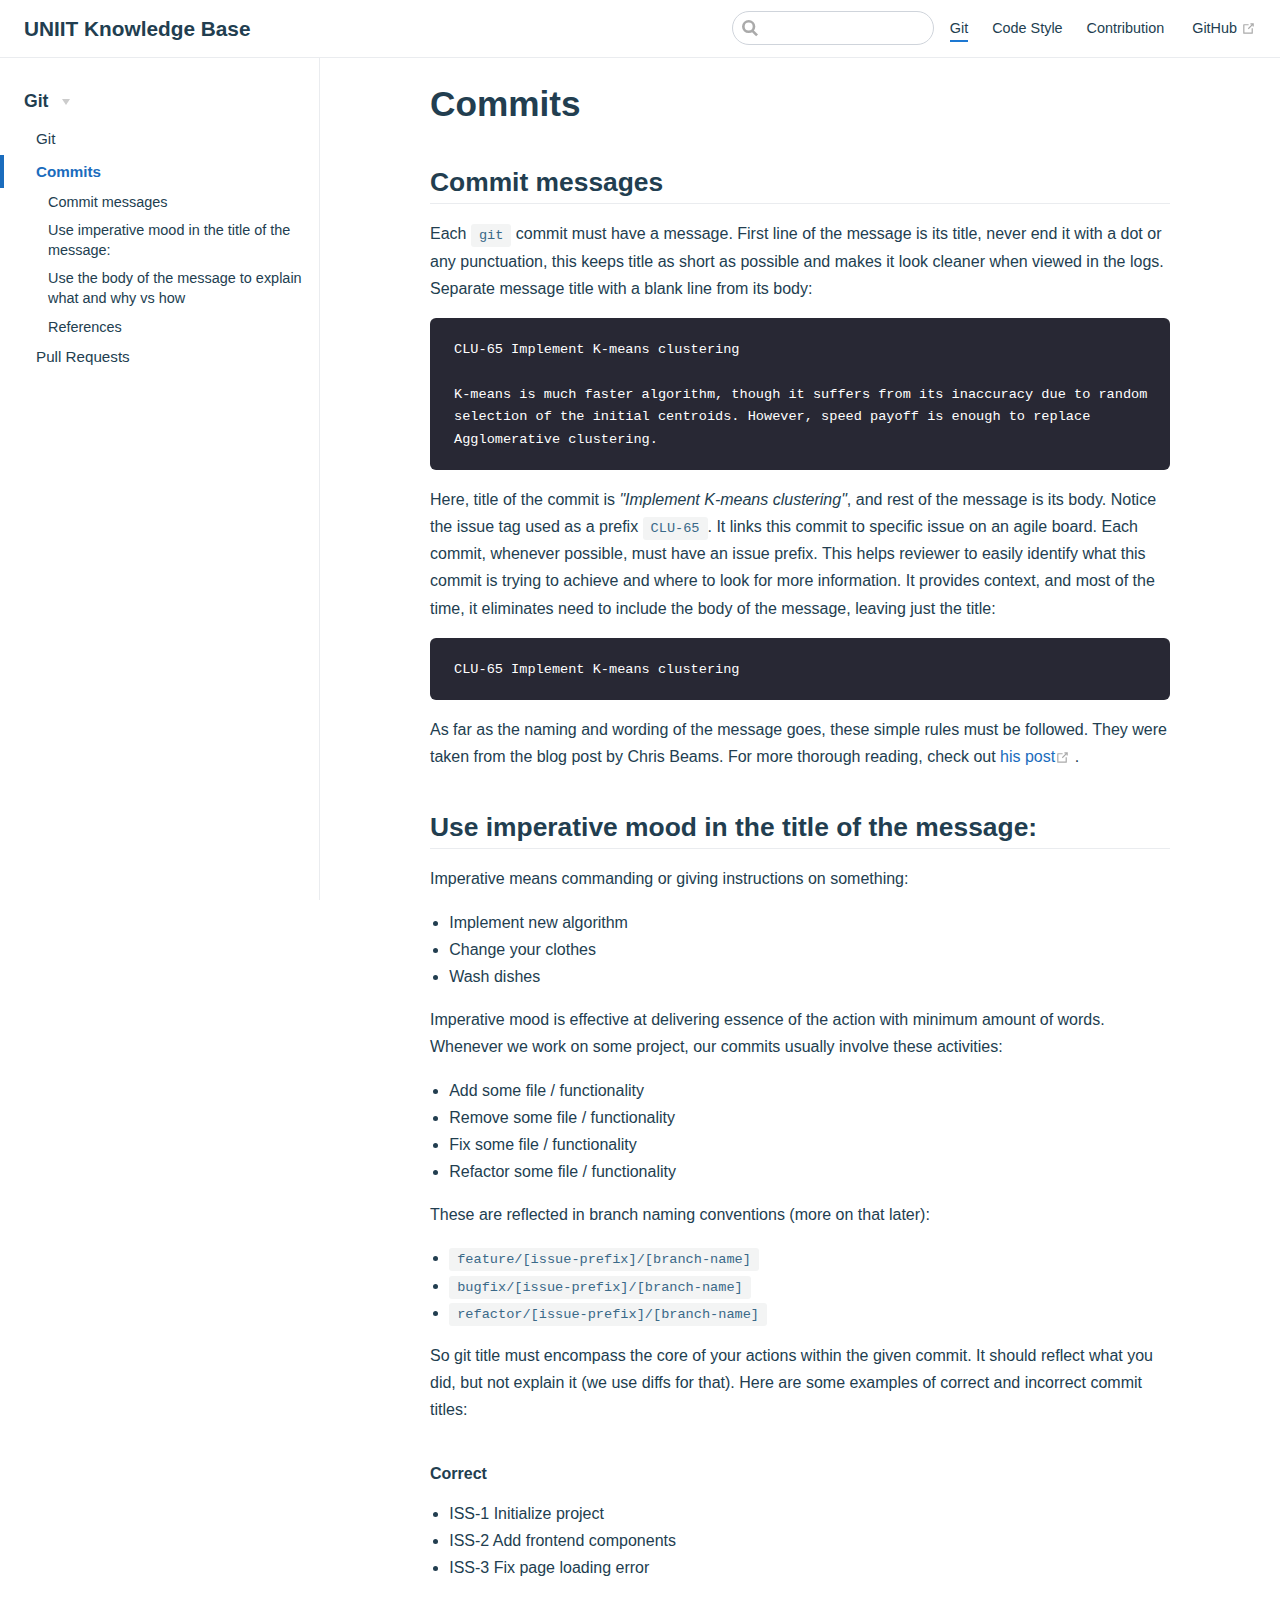
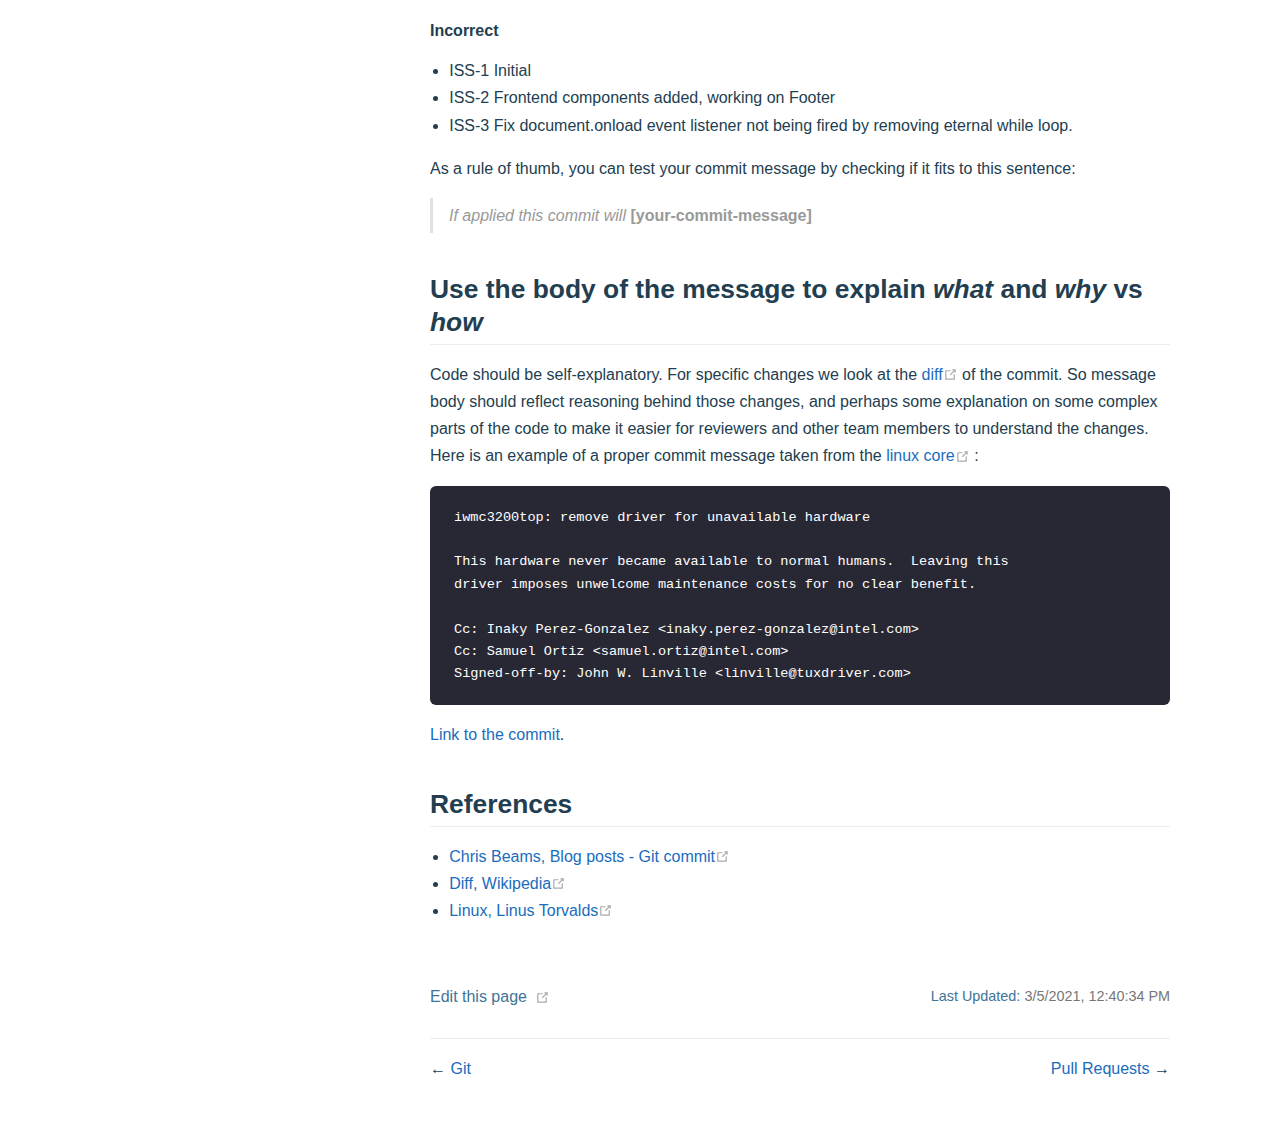
<file: git/commits.html>
<!DOCTYPE html>
<html lang="en-US">
  <head>
    <meta charset="utf-8">
    <meta name="viewport" content="width=device-width,initial-scale=1">
    <title>Commits | UNIIT Knowledge Base</title>
    <meta name="generator" content="VuePress 1.8.2">
    
    <meta name="description" content="Company's wiki and collection of knowledge in regards to full stack web development">
    <meta name="theme-color" content="#1A6CBD">
    <meta name="apple-mobile-web-app-capable" content="yes">
    <meta name="apple-mobile-web-app-status-bar-style" content="black">
    
    <link rel="preload" href="/assets/css/0.styles.4b97f608.css" as="style"><link rel="preload" href="/assets/js/app.93acbe78.js" as="script"><link rel="preload" href="/assets/js/2.5b179678.js" as="script"><link rel="preload" href="/assets/js/17.2853b1c9.js" as="script"><link rel="prefetch" href="/assets/js/10.ee8e304d.js"><link rel="prefetch" href="/assets/js/11.6376f2f7.js"><link rel="prefetch" href="/assets/js/12.f3be9457.js"><link rel="prefetch" href="/assets/js/13.2a10ba56.js"><link rel="prefetch" href="/assets/js/14.72ebe129.js"><link rel="prefetch" href="/assets/js/15.1eaa5ccd.js"><link rel="prefetch" href="/assets/js/16.02e971a6.js"><link rel="prefetch" href="/assets/js/18.a60efe96.js"><link rel="prefetch" href="/assets/js/19.d1c57ace.js"><link rel="prefetch" href="/assets/js/20.58d069af.js"><link rel="prefetch" href="/assets/js/21.39de7fce.js"><link rel="prefetch" href="/assets/js/22.062c3ab2.js"><link rel="prefetch" href="/assets/js/3.16ef378a.js"><link rel="prefetch" href="/assets/js/4.73c74d07.js"><link rel="prefetch" href="/assets/js/5.86fd9c45.js"><link rel="prefetch" href="/assets/js/6.78397fcc.js"><link rel="prefetch" href="/assets/js/7.a216571a.js"><link rel="prefetch" href="/assets/js/8.801d3e8a.js"><link rel="prefetch" href="/assets/js/9.6a97ab90.js">
    <link rel="stylesheet" href="/assets/css/0.styles.4b97f608.css">
  </head>
  <body>
    <div id="app" data-server-rendered="true"><div class="theme-container"><header class="navbar"><div class="sidebar-button"><svg xmlns="http://www.w3.org/2000/svg" aria-hidden="true" role="img" viewBox="0 0 448 512" class="icon"><path fill="currentColor" d="M436 124H12c-6.627 0-12-5.373-12-12V80c0-6.627 5.373-12 12-12h424c6.627 0 12 5.373 12 12v32c0 6.627-5.373 12-12 12zm0 160H12c-6.627 0-12-5.373-12-12v-32c0-6.627 5.373-12 12-12h424c6.627 0 12 5.373 12 12v32c0 6.627-5.373 12-12 12zm0 160H12c-6.627 0-12-5.373-12-12v-32c0-6.627 5.373-12 12-12h424c6.627 0 12 5.373 12 12v32c0 6.627-5.373 12-12 12z"></path></svg></div> <a href="/" class="home-link router-link-active"><!----> <span class="site-name">UNIIT Knowledge Base</span></a> <div class="links"><div class="search-box"><input aria-label="Search" autocomplete="off" spellcheck="false" value=""> <!----></div> <nav class="nav-links can-hide"><div class="nav-item"><a href="/git/" class="nav-link router-link-active">
  Git
</a></div><div class="nav-item"><a href="/code-style/" class="nav-link">
  Code Style
</a></div><div class="nav-item"><a href="/contribution/" class="nav-link">
  Contribution
</a></div> <a href="https://github.com/Hazeman28/bcpm-knowledge-base" target="_blank" rel="noopener noreferrer" class="repo-link">
    GitHub
    <span><svg xmlns="http://www.w3.org/2000/svg" aria-hidden="true" focusable="false" x="0px" y="0px" viewBox="0 0 100 100" width="15" height="15" class="icon outbound"><path fill="currentColor" d="M18.8,85.1h56l0,0c2.2,0,4-1.8,4-4v-32h-8v28h-48v-48h28v-8h-32l0,0c-2.2,0-4,1.8-4,4v56C14.8,83.3,16.6,85.1,18.8,85.1z"></path> <polygon fill="currentColor" points="45.7,48.7 51.3,54.3 77.2,28.5 77.2,37.2 85.2,37.2 85.2,14.9 62.8,14.9 62.8,22.9 71.5,22.9"></polygon></svg> <span class="sr-only">(opens new window)</span></span></a></nav></div></header> <div class="sidebar-mask"></div> <aside class="sidebar"><nav class="nav-links"><div class="nav-item"><a href="/git/" class="nav-link router-link-active">
  Git
</a></div><div class="nav-item"><a href="/code-style/" class="nav-link">
  Code Style
</a></div><div class="nav-item"><a href="/contribution/" class="nav-link">
  Contribution
</a></div> <a href="https://github.com/Hazeman28/bcpm-knowledge-base" target="_blank" rel="noopener noreferrer" class="repo-link">
    GitHub
    <span><svg xmlns="http://www.w3.org/2000/svg" aria-hidden="true" focusable="false" x="0px" y="0px" viewBox="0 0 100 100" width="15" height="15" class="icon outbound"><path fill="currentColor" d="M18.8,85.1h56l0,0c2.2,0,4-1.8,4-4v-32h-8v28h-48v-48h28v-8h-32l0,0c-2.2,0-4,1.8-4,4v56C14.8,83.3,16.6,85.1,18.8,85.1z"></path> <polygon fill="currentColor" points="45.7,48.7 51.3,54.3 77.2,28.5 77.2,37.2 85.2,37.2 85.2,14.9 62.8,14.9 62.8,22.9 71.5,22.9"></polygon></svg> <span class="sr-only">(opens new window)</span></span></a></nav>  <ul class="sidebar-links"><li><section class="sidebar-group collapsable depth-0"><p class="sidebar-heading open"><span>Git</span> <span class="arrow down"></span></p> <ul class="sidebar-links sidebar-group-items"><li><a href="/git/" aria-current="page" class="sidebar-link">Git</a></li><li><a href="/git/commits.html" aria-current="page" class="active sidebar-link">Commits</a><ul class="sidebar-sub-headers"><li class="sidebar-sub-header"><a href="/git/commits.html#commit-messages" class="sidebar-link">Commit messages</a></li><li class="sidebar-sub-header"><a href="/git/commits.html#use-imperative-mood-in-the-title-of-the-message" class="sidebar-link">Use imperative mood in the title of the message:</a></li><li class="sidebar-sub-header"><a href="/git/commits.html#use-the-body-of-the-message-to-explain-what-and-why-vs-how" class="sidebar-link">Use the body of the message to explain what and why vs how</a></li><li class="sidebar-sub-header"><a href="/git/commits.html#references" class="sidebar-link">References</a></li></ul></li><li><a href="/git/pull-requests.html" class="sidebar-link">Pull Requests</a></li></ul></section></li></ul> </aside> <main class="page"> <div class="theme-default-content content__default"><h1 id="commits"><a href="#commits" class="header-anchor">#</a> Commits</h1> <h2 id="commit-messages"><a href="#commit-messages" class="header-anchor">#</a> Commit messages</h2> <p>Each <code>git</code> commit must have a message. First line of the message is its title, never end it with a dot or any punctuation, this keeps title as short as possible and makes it look cleaner when viewed in the logs. Separate message title with a blank line from its body:</p> <div class="language- extra-class"><pre class="language-text"><code>CLU-65 Implement K-means clustering

K-means is much faster algorithm, though it suffers from its inaccuracy due to random
selection of the initial centroids. However, speed payoff is enough to replace
Agglomerative clustering. 
</code></pre></div><p>Here, title of the commit is <em>&quot;Implement K-means clustering&quot;</em>, and rest of the message is its body. Notice the issue tag used as a prefix <code>CLU-65</code>. It links this commit to specific issue on an agile board. Each commit, whenever possible, must have an issue prefix. This helps reviewer to easily identify what this commit is trying to achieve and where to look for more information. It provides context, and most of the time, it eliminates need to include the body of the message, leaving just the title:</p> <div class="language- extra-class"><pre class="language-text"><code>CLU-65 Implement K-means clustering
</code></pre></div><p>As far as the naming and wording of the message goes, these simple rules must be followed. They were taken from the blog post by Chris Beams. For more thorough reading, check out <a href="https://chris.beams.io/posts/git-commit/" target="_blank" rel="noopener noreferrer">his post<span><svg xmlns="http://www.w3.org/2000/svg" aria-hidden="true" focusable="false" x="0px" y="0px" viewBox="0 0 100 100" width="15" height="15" class="icon outbound"><path fill="currentColor" d="M18.8,85.1h56l0,0c2.2,0,4-1.8,4-4v-32h-8v28h-48v-48h28v-8h-32l0,0c-2.2,0-4,1.8-4,4v56C14.8,83.3,16.6,85.1,18.8,85.1z"></path> <polygon fill="currentColor" points="45.7,48.7 51.3,54.3 77.2,28.5 77.2,37.2 85.2,37.2 85.2,14.9 62.8,14.9 62.8,22.9 71.5,22.9"></polygon></svg> <span class="sr-only">(opens new window)</span></span></a>.</p> <h2 id="use-imperative-mood-in-the-title-of-the-message"><a href="#use-imperative-mood-in-the-title-of-the-message" class="header-anchor">#</a> Use imperative mood in the title of the message:</h2> <p>Imperative means commanding or giving instructions on something:</p> <ul><li>Implement new algorithm</li> <li>Change your clothes</li> <li>Wash dishes</li></ul> <p>Imperative mood is effective at delivering essence of the action with minimum amount of words. Whenever we work on some project, our commits usually involve these activities:</p> <ul><li>Add some file / functionality</li> <li>Remove some file / functionality</li> <li>Fix some file / functionality</li> <li>Refactor some file / functionality</li></ul> <p>These are reflected in branch naming conventions (more on that later):</p> <ul><li><code>feature/[issue-prefix]/[branch-name]</code></li> <li><code>bugfix/[issue-prefix]/[branch-name]</code></li> <li><code>refactor/[issue-prefix]/[branch-name]</code></li></ul> <p>So git title must encompass the core of your actions within the given commit. It should reflect what you did, but not explain it (we use diffs for that). Here are some examples of correct and incorrect commit titles:</p> <h4 id="correct"><a href="#correct" class="header-anchor">#</a> Correct</h4> <ul><li>ISS-1 Initialize project</li> <li>ISS-2 Add frontend components</li> <li>ISS-3 Fix page loading error</li></ul> <h4 id="incorrect"><a href="#incorrect" class="header-anchor">#</a> Incorrect</h4> <ul><li>ISS-1 Initial</li> <li>ISS-2 Frontend components added, working on Footer</li> <li>ISS-3 Fix document.onload event listener not being fired by removing eternal while loop.</li></ul> <p>As a rule of thumb, you can test your commit message by checking if it fits to this sentence:</p> <blockquote><p><em>If applied this commit will</em> <strong>[your-commit-message]</strong></p></blockquote> <h2 id="use-the-body-of-the-message-to-explain-what-and-why-vs-how"><a href="#use-the-body-of-the-message-to-explain-what-and-why-vs-how" class="header-anchor">#</a> Use the body of the message to explain <em>what</em> and <em>why</em> vs <em>how</em></h2> <p>Code should be self-explanatory. For specific changes we look at the <a href="https://en.wikipedia.org/wiki/Diff" target="_blank" rel="noopener noreferrer">diff<span><svg xmlns="http://www.w3.org/2000/svg" aria-hidden="true" focusable="false" x="0px" y="0px" viewBox="0 0 100 100" width="15" height="15" class="icon outbound"><path fill="currentColor" d="M18.8,85.1h56l0,0c2.2,0,4-1.8,4-4v-32h-8v28h-48v-48h28v-8h-32l0,0c-2.2,0-4,1.8-4,4v56C14.8,83.3,16.6,85.1,18.8,85.1z"></path> <polygon fill="currentColor" points="45.7,48.7 51.3,54.3 77.2,28.5 77.2,37.2 85.2,37.2 85.2,14.9 62.8,14.9 62.8,22.9 71.5,22.9"></polygon></svg> <span class="sr-only">(opens new window)</span></span></a> of the commit. So message body should reflect reasoning behind those changes, and perhaps some explanation on some complex parts of the code to make it easier for reviewers and other team members to understand the changes. Here is an example of a proper commit message taken from the <a href="https://github.com/torvalds/linux/" target="_blank" rel="noopener noreferrer">linux core<span><svg xmlns="http://www.w3.org/2000/svg" aria-hidden="true" focusable="false" x="0px" y="0px" viewBox="0 0 100 100" width="15" height="15" class="icon outbound"><path fill="currentColor" d="M18.8,85.1h56l0,0c2.2,0,4-1.8,4-4v-32h-8v28h-48v-48h28v-8h-32l0,0c-2.2,0-4,1.8-4,4v56C14.8,83.3,16.6,85.1,18.8,85.1z"></path> <polygon fill="currentColor" points="45.7,48.7 51.3,54.3 77.2,28.5 77.2,37.2 85.2,37.2 85.2,14.9 62.8,14.9 62.8,22.9 71.5,22.9"></polygon></svg> <span class="sr-only">(opens new window)</span></span></a>:</p> <div class="language- extra-class"><pre class="language-text"><code>iwmc3200top: remove driver for unavailable hardware

This hardware never became available to normal humans.  Leaving this
driver imposes unwelcome maintenance costs for no clear benefit.

Cc: Inaky Perez-Gonzalez &lt;inaky.perez-gonzalez@intel.com&gt;
Cc: Samuel Ortiz &lt;samuel.ortiz@intel.com&gt;
Signed-off-by: John W. Linville &lt;linville@tuxdriver.com&gt;
</code></pre></div><p><a href="(https://github.com/torvalds/linux/commit/ce8126c334f4960fc091d57ad293b250be7f3a4f)">Link to the commit</a>.</p> <h2 id="references"><a href="#references" class="header-anchor">#</a> References</h2> <ul><li><a href="https://chris.beams.io/posts/git-commit/" target="_blank" rel="noopener noreferrer">Chris Beams, Blog posts - Git commit<span><svg xmlns="http://www.w3.org/2000/svg" aria-hidden="true" focusable="false" x="0px" y="0px" viewBox="0 0 100 100" width="15" height="15" class="icon outbound"><path fill="currentColor" d="M18.8,85.1h56l0,0c2.2,0,4-1.8,4-4v-32h-8v28h-48v-48h28v-8h-32l0,0c-2.2,0-4,1.8-4,4v56C14.8,83.3,16.6,85.1,18.8,85.1z"></path> <polygon fill="currentColor" points="45.7,48.7 51.3,54.3 77.2,28.5 77.2,37.2 85.2,37.2 85.2,14.9 62.8,14.9 62.8,22.9 71.5,22.9"></polygon></svg> <span class="sr-only">(opens new window)</span></span></a></li> <li><a href="https://en.wikipedia.org/wiki/Diff" target="_blank" rel="noopener noreferrer">Diff, Wikipedia<span><svg xmlns="http://www.w3.org/2000/svg" aria-hidden="true" focusable="false" x="0px" y="0px" viewBox="0 0 100 100" width="15" height="15" class="icon outbound"><path fill="currentColor" d="M18.8,85.1h56l0,0c2.2,0,4-1.8,4-4v-32h-8v28h-48v-48h28v-8h-32l0,0c-2.2,0-4,1.8-4,4v56C14.8,83.3,16.6,85.1,18.8,85.1z"></path> <polygon fill="currentColor" points="45.7,48.7 51.3,54.3 77.2,28.5 77.2,37.2 85.2,37.2 85.2,14.9 62.8,14.9 62.8,22.9 71.5,22.9"></polygon></svg> <span class="sr-only">(opens new window)</span></span></a></li> <li><a href="https://github.com/torvalds/linux/" target="_blank" rel="noopener noreferrer">Linux, Linus Torvalds<span><svg xmlns="http://www.w3.org/2000/svg" aria-hidden="true" focusable="false" x="0px" y="0px" viewBox="0 0 100 100" width="15" height="15" class="icon outbound"><path fill="currentColor" d="M18.8,85.1h56l0,0c2.2,0,4-1.8,4-4v-32h-8v28h-48v-48h28v-8h-32l0,0c-2.2,0-4,1.8-4,4v56C14.8,83.3,16.6,85.1,18.8,85.1z"></path> <polygon fill="currentColor" points="45.7,48.7 51.3,54.3 77.2,28.5 77.2,37.2 85.2,37.2 85.2,14.9 62.8,14.9 62.8,22.9 71.5,22.9"></polygon></svg> <span class="sr-only">(opens new window)</span></span></a></li></ul></div> <footer class="page-edit"><div class="edit-link"><a href="https://github.com/Hazeman28/bcpm-knowledge-base/edit/master/git/commits.md" target="_blank" rel="noopener noreferrer">Edit this page</a> <span><svg xmlns="http://www.w3.org/2000/svg" aria-hidden="true" focusable="false" x="0px" y="0px" viewBox="0 0 100 100" width="15" height="15" class="icon outbound"><path fill="currentColor" d="M18.8,85.1h56l0,0c2.2,0,4-1.8,4-4v-32h-8v28h-48v-48h28v-8h-32l0,0c-2.2,0-4,1.8-4,4v56C14.8,83.3,16.6,85.1,18.8,85.1z"></path> <polygon fill="currentColor" points="45.7,48.7 51.3,54.3 77.2,28.5 77.2,37.2 85.2,37.2 85.2,14.9 62.8,14.9 62.8,22.9 71.5,22.9"></polygon></svg> <span class="sr-only">(opens new window)</span></span></div> <div class="last-updated"><span class="prefix">Last Updated:</span> <span class="time">3/5/2021, 12:40:34 PM</span></div></footer> <div class="page-nav"><p class="inner"><span class="prev">
      ←
      <a href="/git/" class="prev router-link-active">
        Git
      </a></span> <span class="next"><a href="/git/pull-requests.html">
        Pull Requests
      </a>
      →
    </span></p></div> </main></div><div class="global-ui"></div></div>
    <script src="/assets/js/app.93acbe78.js" defer></script><script src="/assets/js/2.5b179678.js" defer></script><script src="/assets/js/17.2853b1c9.js" defer></script>
  </body>
</html>
</file>
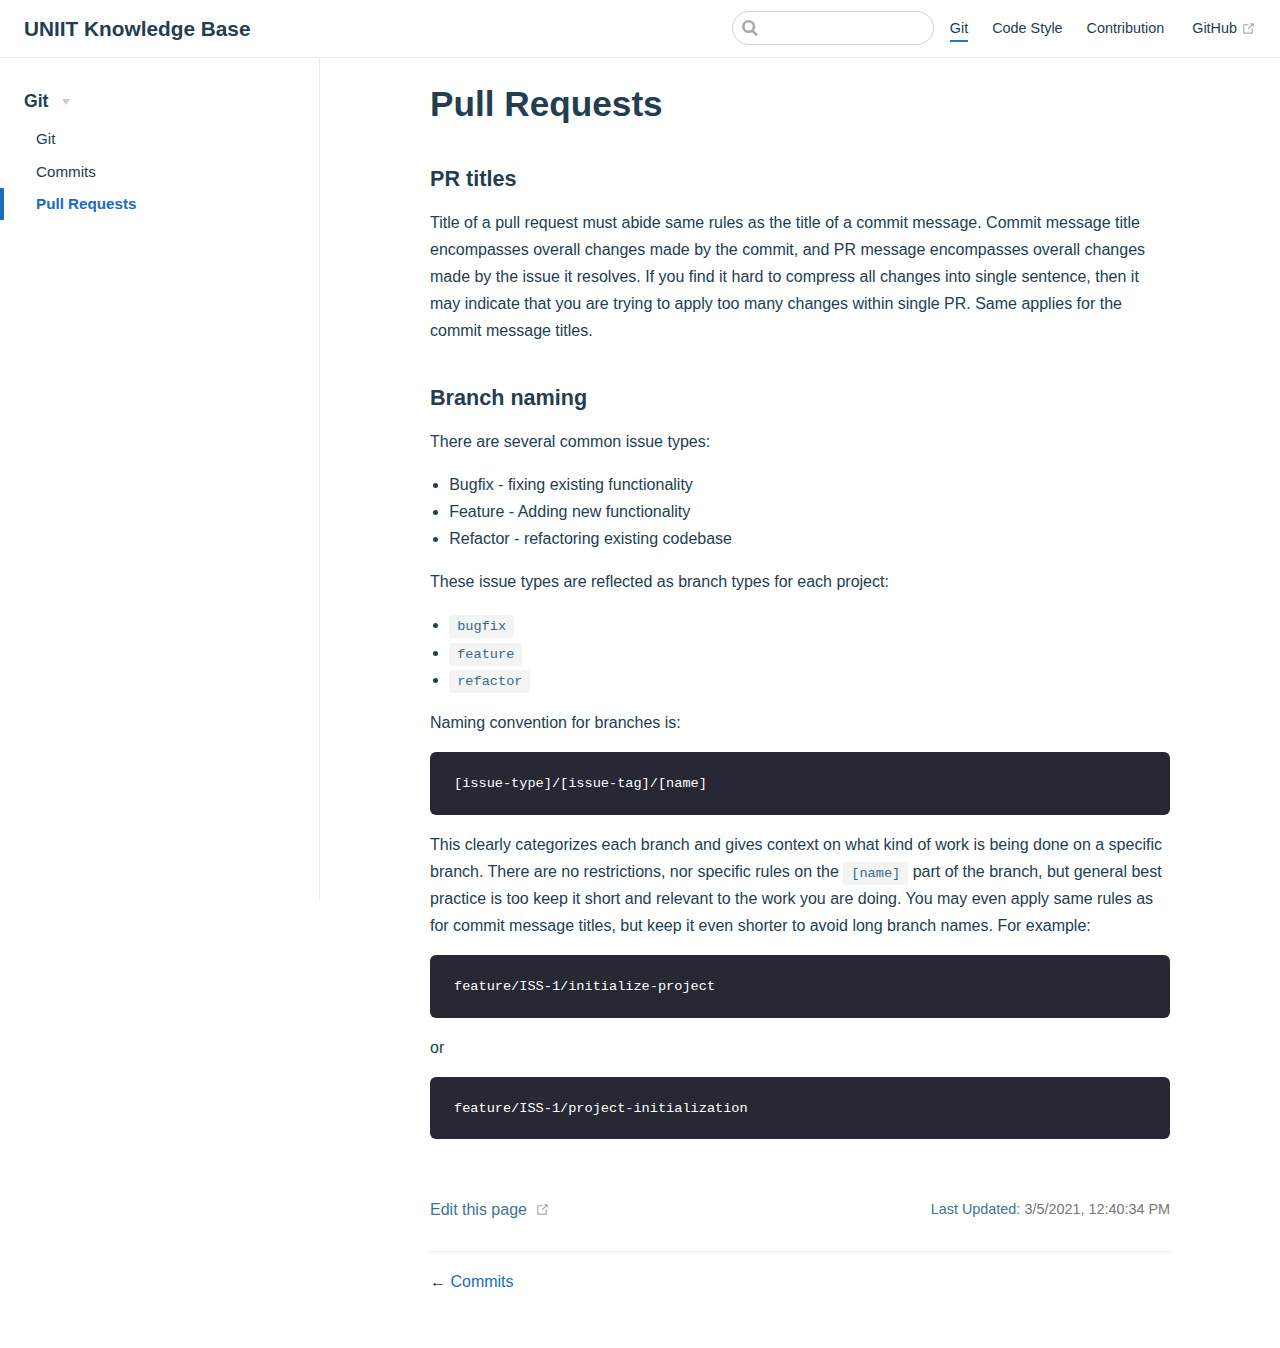
<file: git/pull-requests.html>
<!DOCTYPE html>
<html lang="en-US">
  <head>
    <meta charset="utf-8">
    <meta name="viewport" content="width=device-width,initial-scale=1">
    <title>Pull Requests | UNIIT Knowledge Base</title>
    <meta name="generator" content="VuePress 1.8.2">
    
    <meta name="description" content="Company's wiki and collection of knowledge in regards to full stack web development">
    <meta name="theme-color" content="#1A6CBD">
    <meta name="apple-mobile-web-app-capable" content="yes">
    <meta name="apple-mobile-web-app-status-bar-style" content="black">
    
    <link rel="preload" href="/assets/css/0.styles.4b97f608.css" as="style"><link rel="preload" href="/assets/js/app.93acbe78.js" as="script"><link rel="preload" href="/assets/js/2.5b179678.js" as="script"><link rel="preload" href="/assets/js/18.a60efe96.js" as="script"><link rel="prefetch" href="/assets/js/10.ee8e304d.js"><link rel="prefetch" href="/assets/js/11.6376f2f7.js"><link rel="prefetch" href="/assets/js/12.f3be9457.js"><link rel="prefetch" href="/assets/js/13.2a10ba56.js"><link rel="prefetch" href="/assets/js/14.72ebe129.js"><link rel="prefetch" href="/assets/js/15.1eaa5ccd.js"><link rel="prefetch" href="/assets/js/16.02e971a6.js"><link rel="prefetch" href="/assets/js/17.2853b1c9.js"><link rel="prefetch" href="/assets/js/19.d1c57ace.js"><link rel="prefetch" href="/assets/js/20.58d069af.js"><link rel="prefetch" href="/assets/js/21.39de7fce.js"><link rel="prefetch" href="/assets/js/22.062c3ab2.js"><link rel="prefetch" href="/assets/js/3.16ef378a.js"><link rel="prefetch" href="/assets/js/4.73c74d07.js"><link rel="prefetch" href="/assets/js/5.86fd9c45.js"><link rel="prefetch" href="/assets/js/6.78397fcc.js"><link rel="prefetch" href="/assets/js/7.a216571a.js"><link rel="prefetch" href="/assets/js/8.801d3e8a.js"><link rel="prefetch" href="/assets/js/9.6a97ab90.js">
    <link rel="stylesheet" href="/assets/css/0.styles.4b97f608.css">
  </head>
  <body>
    <div id="app" data-server-rendered="true"><div class="theme-container"><header class="navbar"><div class="sidebar-button"><svg xmlns="http://www.w3.org/2000/svg" aria-hidden="true" role="img" viewBox="0 0 448 512" class="icon"><path fill="currentColor" d="M436 124H12c-6.627 0-12-5.373-12-12V80c0-6.627 5.373-12 12-12h424c6.627 0 12 5.373 12 12v32c0 6.627-5.373 12-12 12zm0 160H12c-6.627 0-12-5.373-12-12v-32c0-6.627 5.373-12 12-12h424c6.627 0 12 5.373 12 12v32c0 6.627-5.373 12-12 12zm0 160H12c-6.627 0-12-5.373-12-12v-32c0-6.627 5.373-12 12-12h424c6.627 0 12 5.373 12 12v32c0 6.627-5.373 12-12 12z"></path></svg></div> <a href="/" class="home-link router-link-active"><!----> <span class="site-name">UNIIT Knowledge Base</span></a> <div class="links"><div class="search-box"><input aria-label="Search" autocomplete="off" spellcheck="false" value=""> <!----></div> <nav class="nav-links can-hide"><div class="nav-item"><a href="/git/" class="nav-link router-link-active">
  Git
</a></div><div class="nav-item"><a href="/code-style/" class="nav-link">
  Code Style
</a></div><div class="nav-item"><a href="/contribution/" class="nav-link">
  Contribution
</a></div> <a href="https://github.com/Hazeman28/bcpm-knowledge-base" target="_blank" rel="noopener noreferrer" class="repo-link">
    GitHub
    <span><svg xmlns="http://www.w3.org/2000/svg" aria-hidden="true" focusable="false" x="0px" y="0px" viewBox="0 0 100 100" width="15" height="15" class="icon outbound"><path fill="currentColor" d="M18.8,85.1h56l0,0c2.2,0,4-1.8,4-4v-32h-8v28h-48v-48h28v-8h-32l0,0c-2.2,0-4,1.8-4,4v56C14.8,83.3,16.6,85.1,18.8,85.1z"></path> <polygon fill="currentColor" points="45.7,48.7 51.3,54.3 77.2,28.5 77.2,37.2 85.2,37.2 85.2,14.9 62.8,14.9 62.8,22.9 71.5,22.9"></polygon></svg> <span class="sr-only">(opens new window)</span></span></a></nav></div></header> <div class="sidebar-mask"></div> <aside class="sidebar"><nav class="nav-links"><div class="nav-item"><a href="/git/" class="nav-link router-link-active">
  Git
</a></div><div class="nav-item"><a href="/code-style/" class="nav-link">
  Code Style
</a></div><div class="nav-item"><a href="/contribution/" class="nav-link">
  Contribution
</a></div> <a href="https://github.com/Hazeman28/bcpm-knowledge-base" target="_blank" rel="noopener noreferrer" class="repo-link">
    GitHub
    <span><svg xmlns="http://www.w3.org/2000/svg" aria-hidden="true" focusable="false" x="0px" y="0px" viewBox="0 0 100 100" width="15" height="15" class="icon outbound"><path fill="currentColor" d="M18.8,85.1h56l0,0c2.2,0,4-1.8,4-4v-32h-8v28h-48v-48h28v-8h-32l0,0c-2.2,0-4,1.8-4,4v56C14.8,83.3,16.6,85.1,18.8,85.1z"></path> <polygon fill="currentColor" points="45.7,48.7 51.3,54.3 77.2,28.5 77.2,37.2 85.2,37.2 85.2,14.9 62.8,14.9 62.8,22.9 71.5,22.9"></polygon></svg> <span class="sr-only">(opens new window)</span></span></a></nav>  <ul class="sidebar-links"><li><section class="sidebar-group collapsable depth-0"><p class="sidebar-heading open"><span>Git</span> <span class="arrow down"></span></p> <ul class="sidebar-links sidebar-group-items"><li><a href="/git/" aria-current="page" class="sidebar-link">Git</a></li><li><a href="/git/commits.html" class="sidebar-link">Commits</a></li><li><a href="/git/pull-requests.html" aria-current="page" class="active sidebar-link">Pull Requests</a><ul class="sidebar-sub-headers"></ul></li></ul></section></li></ul> </aside> <main class="page"> <div class="theme-default-content content__default"><h1 id="pull-requests"><a href="#pull-requests" class="header-anchor">#</a> Pull Requests</h1> <h3 id="pr-titles"><a href="#pr-titles" class="header-anchor">#</a> PR titles</h3> <p>Title of a pull request must abide same rules as the title of a commit message. Commit message title encompasses overall changes made by the commit, and PR message encompasses overall changes made by the issue it resolves. If you find it hard to compress all changes into single sentence, then it may indicate that you are trying to apply too many changes within single PR. Same applies for the commit message titles.</p> <h3 id="branch-naming"><a href="#branch-naming" class="header-anchor">#</a> Branch naming</h3> <p>There are several common issue types:</p> <ul><li>Bugfix - fixing existing functionality</li> <li>Feature - Adding new functionality</li> <li>Refactor - refactoring existing codebase</li></ul> <p>These issue types are reflected as branch types for each project:</p> <ul><li><code>bugfix</code></li> <li><code>feature</code></li> <li><code>refactor</code></li></ul> <p>Naming convention for branches is:</p> <div class="language- extra-class"><pre class="language-text"><code>[issue-type]/[issue-tag]/[name]
</code></pre></div><p>This clearly categorizes each branch and gives context on what kind of work is being done on a specific branch. There are no restrictions, nor specific rules on the <code>[name]</code> part of the branch, but general best practice is too keep it short and relevant to the work you are doing. You may even apply same rules as for commit message titles, but keep it even shorter to avoid long branch names. For example:</p> <div class="language- extra-class"><pre class="language-text"><code>feature/ISS-1/initialize-project
</code></pre></div><p>or</p> <div class="language- extra-class"><pre class="language-text"><code>feature/ISS-1/project-initialization
</code></pre></div></div> <footer class="page-edit"><div class="edit-link"><a href="https://github.com/Hazeman28/bcpm-knowledge-base/edit/master/git/pull-requests.md" target="_blank" rel="noopener noreferrer">Edit this page</a> <span><svg xmlns="http://www.w3.org/2000/svg" aria-hidden="true" focusable="false" x="0px" y="0px" viewBox="0 0 100 100" width="15" height="15" class="icon outbound"><path fill="currentColor" d="M18.8,85.1h56l0,0c2.2,0,4-1.8,4-4v-32h-8v28h-48v-48h28v-8h-32l0,0c-2.2,0-4,1.8-4,4v56C14.8,83.3,16.6,85.1,18.8,85.1z"></path> <polygon fill="currentColor" points="45.7,48.7 51.3,54.3 77.2,28.5 77.2,37.2 85.2,37.2 85.2,14.9 62.8,14.9 62.8,22.9 71.5,22.9"></polygon></svg> <span class="sr-only">(opens new window)</span></span></div> <div class="last-updated"><span class="prefix">Last Updated:</span> <span class="time">3/5/2021, 12:40:34 PM</span></div></footer> <div class="page-nav"><p class="inner"><span class="prev">
      ←
      <a href="/git/commits.html" class="prev">
        Commits
      </a></span> <!----></p></div> </main></div><div class="global-ui"></div></div>
    <script src="/assets/js/app.93acbe78.js" defer></script><script src="/assets/js/2.5b179678.js" defer></script><script src="/assets/js/18.a60efe96.js" defer></script>
  </body>
</html>
</file>
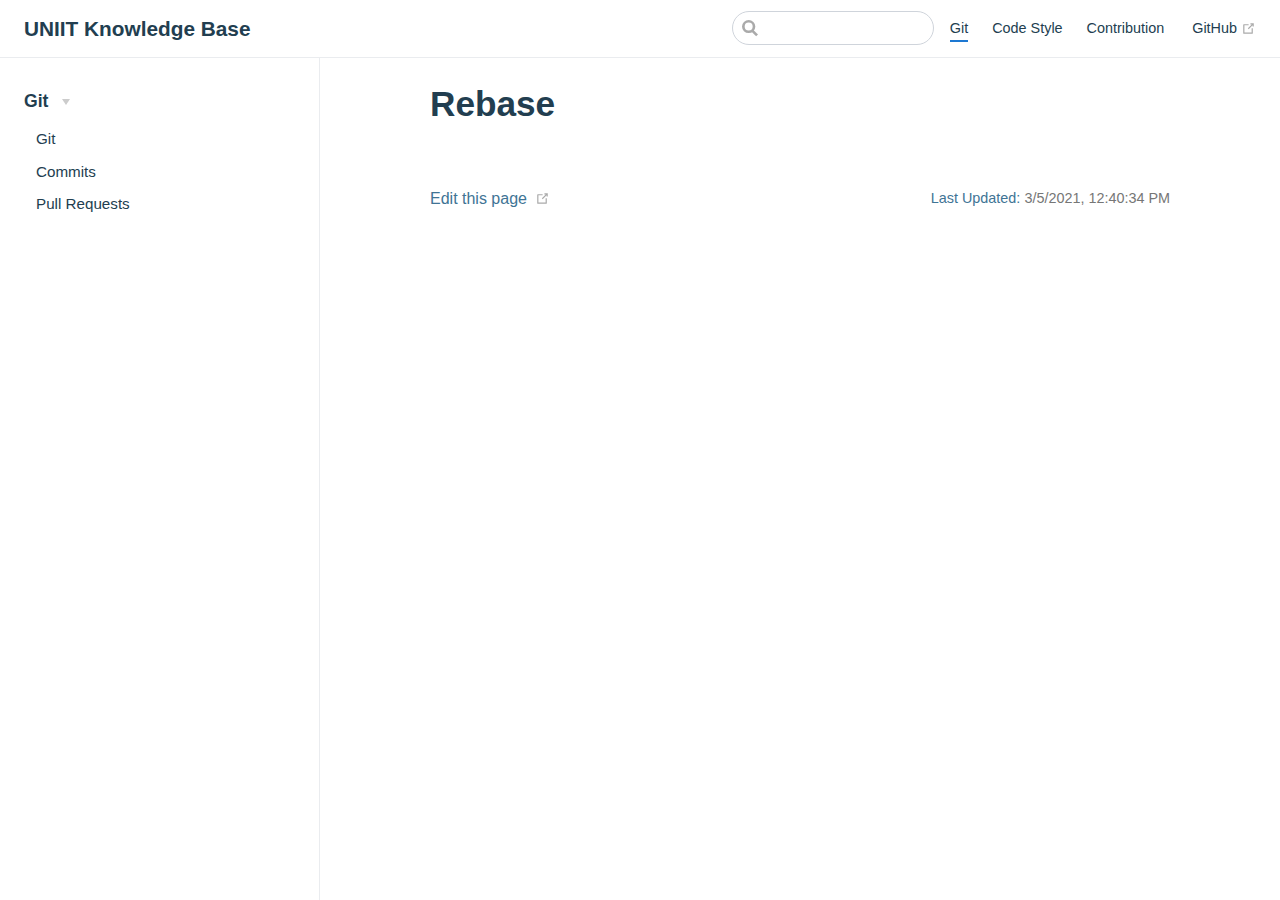
<file: git/rebase.html>
<!DOCTYPE html>
<html lang="en-US">
  <head>
    <meta charset="utf-8">
    <meta name="viewport" content="width=device-width,initial-scale=1">
    <title>Rebase | UNIIT Knowledge Base</title>
    <meta name="generator" content="VuePress 1.8.2">
    
    <meta name="description" content="Company's wiki and collection of knowledge in regards to full stack web development">
    <meta name="theme-color" content="#1A6CBD">
    <meta name="apple-mobile-web-app-capable" content="yes">
    <meta name="apple-mobile-web-app-status-bar-style" content="black">
    
    <link rel="preload" href="/assets/css/0.styles.4b97f608.css" as="style"><link rel="preload" href="/assets/js/app.93acbe78.js" as="script"><link rel="preload" href="/assets/js/2.5b179678.js" as="script"><link rel="preload" href="/assets/js/19.d1c57ace.js" as="script"><link rel="prefetch" href="/assets/js/10.ee8e304d.js"><link rel="prefetch" href="/assets/js/11.6376f2f7.js"><link rel="prefetch" href="/assets/js/12.f3be9457.js"><link rel="prefetch" href="/assets/js/13.2a10ba56.js"><link rel="prefetch" href="/assets/js/14.72ebe129.js"><link rel="prefetch" href="/assets/js/15.1eaa5ccd.js"><link rel="prefetch" href="/assets/js/16.02e971a6.js"><link rel="prefetch" href="/assets/js/17.2853b1c9.js"><link rel="prefetch" href="/assets/js/18.a60efe96.js"><link rel="prefetch" href="/assets/js/20.58d069af.js"><link rel="prefetch" href="/assets/js/21.39de7fce.js"><link rel="prefetch" href="/assets/js/22.062c3ab2.js"><link rel="prefetch" href="/assets/js/3.16ef378a.js"><link rel="prefetch" href="/assets/js/4.73c74d07.js"><link rel="prefetch" href="/assets/js/5.86fd9c45.js"><link rel="prefetch" href="/assets/js/6.78397fcc.js"><link rel="prefetch" href="/assets/js/7.a216571a.js"><link rel="prefetch" href="/assets/js/8.801d3e8a.js"><link rel="prefetch" href="/assets/js/9.6a97ab90.js">
    <link rel="stylesheet" href="/assets/css/0.styles.4b97f608.css">
  </head>
  <body>
    <div id="app" data-server-rendered="true"><div class="theme-container"><header class="navbar"><div class="sidebar-button"><svg xmlns="http://www.w3.org/2000/svg" aria-hidden="true" role="img" viewBox="0 0 448 512" class="icon"><path fill="currentColor" d="M436 124H12c-6.627 0-12-5.373-12-12V80c0-6.627 5.373-12 12-12h424c6.627 0 12 5.373 12 12v32c0 6.627-5.373 12-12 12zm0 160H12c-6.627 0-12-5.373-12-12v-32c0-6.627 5.373-12 12-12h424c6.627 0 12 5.373 12 12v32c0 6.627-5.373 12-12 12zm0 160H12c-6.627 0-12-5.373-12-12v-32c0-6.627 5.373-12 12-12h424c6.627 0 12 5.373 12 12v32c0 6.627-5.373 12-12 12z"></path></svg></div> <a href="/" class="home-link router-link-active"><!----> <span class="site-name">UNIIT Knowledge Base</span></a> <div class="links"><div class="search-box"><input aria-label="Search" autocomplete="off" spellcheck="false" value=""> <!----></div> <nav class="nav-links can-hide"><div class="nav-item"><a href="/git/" class="nav-link router-link-active">
  Git
</a></div><div class="nav-item"><a href="/code-style/" class="nav-link">
  Code Style
</a></div><div class="nav-item"><a href="/contribution/" class="nav-link">
  Contribution
</a></div> <a href="https://github.com/Hazeman28/bcpm-knowledge-base" target="_blank" rel="noopener noreferrer" class="repo-link">
    GitHub
    <span><svg xmlns="http://www.w3.org/2000/svg" aria-hidden="true" focusable="false" x="0px" y="0px" viewBox="0 0 100 100" width="15" height="15" class="icon outbound"><path fill="currentColor" d="M18.8,85.1h56l0,0c2.2,0,4-1.8,4-4v-32h-8v28h-48v-48h28v-8h-32l0,0c-2.2,0-4,1.8-4,4v56C14.8,83.3,16.6,85.1,18.8,85.1z"></path> <polygon fill="currentColor" points="45.7,48.7 51.3,54.3 77.2,28.5 77.2,37.2 85.2,37.2 85.2,14.9 62.8,14.9 62.8,22.9 71.5,22.9"></polygon></svg> <span class="sr-only">(opens new window)</span></span></a></nav></div></header> <div class="sidebar-mask"></div> <aside class="sidebar"><nav class="nav-links"><div class="nav-item"><a href="/git/" class="nav-link router-link-active">
  Git
</a></div><div class="nav-item"><a href="/code-style/" class="nav-link">
  Code Style
</a></div><div class="nav-item"><a href="/contribution/" class="nav-link">
  Contribution
</a></div> <a href="https://github.com/Hazeman28/bcpm-knowledge-base" target="_blank" rel="noopener noreferrer" class="repo-link">
    GitHub
    <span><svg xmlns="http://www.w3.org/2000/svg" aria-hidden="true" focusable="false" x="0px" y="0px" viewBox="0 0 100 100" width="15" height="15" class="icon outbound"><path fill="currentColor" d="M18.8,85.1h56l0,0c2.2,0,4-1.8,4-4v-32h-8v28h-48v-48h28v-8h-32l0,0c-2.2,0-4,1.8-4,4v56C14.8,83.3,16.6,85.1,18.8,85.1z"></path> <polygon fill="currentColor" points="45.7,48.7 51.3,54.3 77.2,28.5 77.2,37.2 85.2,37.2 85.2,14.9 62.8,14.9 62.8,22.9 71.5,22.9"></polygon></svg> <span class="sr-only">(opens new window)</span></span></a></nav>  <ul class="sidebar-links"><li><section class="sidebar-group collapsable depth-0"><p class="sidebar-heading open"><span>Git</span> <span class="arrow down"></span></p> <ul class="sidebar-links sidebar-group-items"><li><a href="/git/" aria-current="page" class="sidebar-link">Git</a></li><li><a href="/git/commits.html" class="sidebar-link">Commits</a></li><li><a href="/git/pull-requests.html" class="sidebar-link">Pull Requests</a></li></ul></section></li></ul> </aside> <main class="page"> <div class="theme-default-content content__default"><h1 id="rebase"><a href="#rebase" class="header-anchor">#</a> Rebase</h1></div> <footer class="page-edit"><div class="edit-link"><a href="https://github.com/Hazeman28/bcpm-knowledge-base/edit/master/git/rebase.md" target="_blank" rel="noopener noreferrer">Edit this page</a> <span><svg xmlns="http://www.w3.org/2000/svg" aria-hidden="true" focusable="false" x="0px" y="0px" viewBox="0 0 100 100" width="15" height="15" class="icon outbound"><path fill="currentColor" d="M18.8,85.1h56l0,0c2.2,0,4-1.8,4-4v-32h-8v28h-48v-48h28v-8h-32l0,0c-2.2,0-4,1.8-4,4v56C14.8,83.3,16.6,85.1,18.8,85.1z"></path> <polygon fill="currentColor" points="45.7,48.7 51.3,54.3 77.2,28.5 77.2,37.2 85.2,37.2 85.2,14.9 62.8,14.9 62.8,22.9 71.5,22.9"></polygon></svg> <span class="sr-only">(opens new window)</span></span></div> <div class="last-updated"><span class="prefix">Last Updated:</span> <span class="time">3/5/2021, 12:40:34 PM</span></div></footer> <!----> </main></div><div class="global-ui"></div></div>
    <script src="/assets/js/app.93acbe78.js" defer></script><script src="/assets/js/2.5b179678.js" defer></script><script src="/assets/js/19.d1c57ace.js" defer></script>
  </body>
</html>
</file>
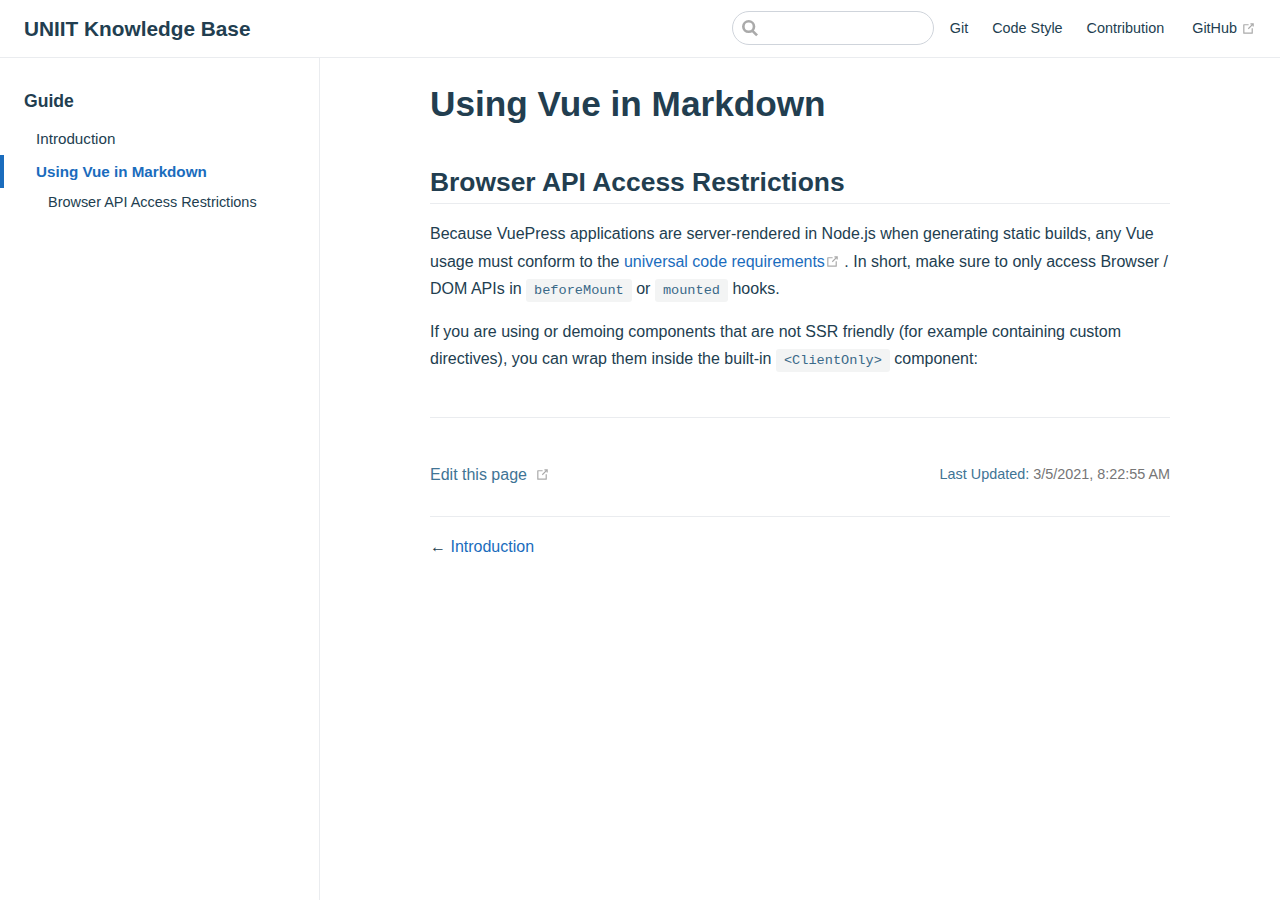
<file: guide/using-vue.html>
<!DOCTYPE html>
<html lang="en-US">
  <head>
    <meta charset="utf-8">
    <meta name="viewport" content="width=device-width,initial-scale=1">
    <title>Using Vue in Markdown | UNIIT Knowledge Base</title>
    <meta name="generator" content="VuePress 1.8.2">
    
    <meta name="description" content="Company's wiki and collection of knowledge in regards to full stack web development">
    <meta name="theme-color" content="#1A6CBD">
    <meta name="apple-mobile-web-app-capable" content="yes">
    <meta name="apple-mobile-web-app-status-bar-style" content="black">
    
    <link rel="preload" href="/assets/css/0.styles.4b97f608.css" as="style"><link rel="preload" href="/assets/js/app.93acbe78.js" as="script"><link rel="preload" href="/assets/js/2.5b179678.js" as="script"><link rel="preload" href="/assets/js/21.39de7fce.js" as="script"><link rel="prefetch" href="/assets/js/10.ee8e304d.js"><link rel="prefetch" href="/assets/js/11.6376f2f7.js"><link rel="prefetch" href="/assets/js/12.f3be9457.js"><link rel="prefetch" href="/assets/js/13.2a10ba56.js"><link rel="prefetch" href="/assets/js/14.72ebe129.js"><link rel="prefetch" href="/assets/js/15.1eaa5ccd.js"><link rel="prefetch" href="/assets/js/16.02e971a6.js"><link rel="prefetch" href="/assets/js/17.2853b1c9.js"><link rel="prefetch" href="/assets/js/18.a60efe96.js"><link rel="prefetch" href="/assets/js/19.d1c57ace.js"><link rel="prefetch" href="/assets/js/20.58d069af.js"><link rel="prefetch" href="/assets/js/22.062c3ab2.js"><link rel="prefetch" href="/assets/js/3.16ef378a.js"><link rel="prefetch" href="/assets/js/4.73c74d07.js"><link rel="prefetch" href="/assets/js/5.86fd9c45.js"><link rel="prefetch" href="/assets/js/6.78397fcc.js"><link rel="prefetch" href="/assets/js/7.a216571a.js"><link rel="prefetch" href="/assets/js/8.801d3e8a.js"><link rel="prefetch" href="/assets/js/9.6a97ab90.js">
    <link rel="stylesheet" href="/assets/css/0.styles.4b97f608.css">
  </head>
  <body>
    <div id="app" data-server-rendered="true"><div class="theme-container"><header class="navbar"><div class="sidebar-button"><svg xmlns="http://www.w3.org/2000/svg" aria-hidden="true" role="img" viewBox="0 0 448 512" class="icon"><path fill="currentColor" d="M436 124H12c-6.627 0-12-5.373-12-12V80c0-6.627 5.373-12 12-12h424c6.627 0 12 5.373 12 12v32c0 6.627-5.373 12-12 12zm0 160H12c-6.627 0-12-5.373-12-12v-32c0-6.627 5.373-12 12-12h424c6.627 0 12 5.373 12 12v32c0 6.627-5.373 12-12 12zm0 160H12c-6.627 0-12-5.373-12-12v-32c0-6.627 5.373-12 12-12h424c6.627 0 12 5.373 12 12v32c0 6.627-5.373 12-12 12z"></path></svg></div> <a href="/" class="home-link router-link-active"><!----> <span class="site-name">UNIIT Knowledge Base</span></a> <div class="links"><div class="search-box"><input aria-label="Search" autocomplete="off" spellcheck="false" value=""> <!----></div> <nav class="nav-links can-hide"><div class="nav-item"><a href="/git/" class="nav-link">
  Git
</a></div><div class="nav-item"><a href="/code-style/" class="nav-link">
  Code Style
</a></div><div class="nav-item"><a href="/contribution/" class="nav-link">
  Contribution
</a></div> <a href="https://github.com/Hazeman28/bcpm-knowledge-base" target="_blank" rel="noopener noreferrer" class="repo-link">
    GitHub
    <span><svg xmlns="http://www.w3.org/2000/svg" aria-hidden="true" focusable="false" x="0px" y="0px" viewBox="0 0 100 100" width="15" height="15" class="icon outbound"><path fill="currentColor" d="M18.8,85.1h56l0,0c2.2,0,4-1.8,4-4v-32h-8v28h-48v-48h28v-8h-32l0,0c-2.2,0-4,1.8-4,4v56C14.8,83.3,16.6,85.1,18.8,85.1z"></path> <polygon fill="currentColor" points="45.7,48.7 51.3,54.3 77.2,28.5 77.2,37.2 85.2,37.2 85.2,14.9 62.8,14.9 62.8,22.9 71.5,22.9"></polygon></svg> <span class="sr-only">(opens new window)</span></span></a></nav></div></header> <div class="sidebar-mask"></div> <aside class="sidebar"><nav class="nav-links"><div class="nav-item"><a href="/git/" class="nav-link">
  Git
</a></div><div class="nav-item"><a href="/code-style/" class="nav-link">
  Code Style
</a></div><div class="nav-item"><a href="/contribution/" class="nav-link">
  Contribution
</a></div> <a href="https://github.com/Hazeman28/bcpm-knowledge-base" target="_blank" rel="noopener noreferrer" class="repo-link">
    GitHub
    <span><svg xmlns="http://www.w3.org/2000/svg" aria-hidden="true" focusable="false" x="0px" y="0px" viewBox="0 0 100 100" width="15" height="15" class="icon outbound"><path fill="currentColor" d="M18.8,85.1h56l0,0c2.2,0,4-1.8,4-4v-32h-8v28h-48v-48h28v-8h-32l0,0c-2.2,0-4,1.8-4,4v56C14.8,83.3,16.6,85.1,18.8,85.1z"></path> <polygon fill="currentColor" points="45.7,48.7 51.3,54.3 77.2,28.5 77.2,37.2 85.2,37.2 85.2,14.9 62.8,14.9 62.8,22.9 71.5,22.9"></polygon></svg> <span class="sr-only">(opens new window)</span></span></a></nav>  <ul class="sidebar-links"><li><section class="sidebar-group depth-0"><p class="sidebar-heading open"><span>Guide</span> <!----></p> <ul class="sidebar-links sidebar-group-items"><li><a href="/guide/" aria-current="page" class="sidebar-link">Introduction</a></li><li><a href="/guide/using-vue.html" aria-current="page" class="active sidebar-link">Using Vue in Markdown</a><ul class="sidebar-sub-headers"><li class="sidebar-sub-header"><a href="/guide/using-vue.html#browser-api-access-restrictions" class="sidebar-link">Browser API Access Restrictions</a></li><li class="sidebar-sub-header"><a href="/guide/using-vue.html#" class="sidebar-link"></a></li></ul></li></ul></section></li></ul> </aside> <main class="page"> <div class="theme-default-content content__default"><h1 id="using-vue-in-markdown"><a href="#using-vue-in-markdown" class="header-anchor">#</a> Using Vue in Markdown</h1> <h2 id="browser-api-access-restrictions"><a href="#browser-api-access-restrictions" class="header-anchor">#</a> Browser API Access Restrictions</h2> <p>Because VuePress applications are server-rendered in Node.js when generating static builds, any Vue usage must conform to the <a href="https://ssr.vuejs.org/en/universal.html" target="_blank" rel="noopener noreferrer">universal code requirements<span><svg xmlns="http://www.w3.org/2000/svg" aria-hidden="true" focusable="false" x="0px" y="0px" viewBox="0 0 100 100" width="15" height="15" class="icon outbound"><path fill="currentColor" d="M18.8,85.1h56l0,0c2.2,0,4-1.8,4-4v-32h-8v28h-48v-48h28v-8h-32l0,0c-2.2,0-4,1.8-4,4v56C14.8,83.3,16.6,85.1,18.8,85.1z"></path> <polygon fill="currentColor" points="45.7,48.7 51.3,54.3 77.2,28.5 77.2,37.2 85.2,37.2 85.2,14.9 62.8,14.9 62.8,22.9 71.5,22.9"></polygon></svg> <span class="sr-only">(opens new window)</span></span></a>. In short, make sure to only access Browser / DOM APIs in <code>beforeMount</code> or <code>mounted</code> hooks.</p> <p>If you are using or demoing components that are not SSR friendly (for example containing custom directives), you can wrap them inside the built-in <code>&lt;ClientOnly&gt;</code> component:</p> <h2 id=""><a href="#" class="header-anchor">#</a></h2></div> <footer class="page-edit"><div class="edit-link"><a href="https://github.com/Hazeman28/bcpm-knowledge-base/edit/master/guide/using-vue.md" target="_blank" rel="noopener noreferrer">Edit this page</a> <span><svg xmlns="http://www.w3.org/2000/svg" aria-hidden="true" focusable="false" x="0px" y="0px" viewBox="0 0 100 100" width="15" height="15" class="icon outbound"><path fill="currentColor" d="M18.8,85.1h56l0,0c2.2,0,4-1.8,4-4v-32h-8v28h-48v-48h28v-8h-32l0,0c-2.2,0-4,1.8-4,4v56C14.8,83.3,16.6,85.1,18.8,85.1z"></path> <polygon fill="currentColor" points="45.7,48.7 51.3,54.3 77.2,28.5 77.2,37.2 85.2,37.2 85.2,14.9 62.8,14.9 62.8,22.9 71.5,22.9"></polygon></svg> <span class="sr-only">(opens new window)</span></span></div> <div class="last-updated"><span class="prefix">Last Updated:</span> <span class="time">3/5/2021, 8:22:55 AM</span></div></footer> <div class="page-nav"><p class="inner"><span class="prev">
      ←
      <a href="/guide/" class="prev router-link-active">
        Introduction
      </a></span> <!----></p></div> </main></div><div class="global-ui"></div></div>
    <script src="/assets/js/app.93acbe78.js" defer></script><script src="/assets/js/2.5b179678.js" defer></script><script src="/assets/js/21.39de7fce.js" defer></script>
  </body>
</html>
</file>
<file: assets/css/0.styles.4b97f608.css>
code[class*=language-],pre[class*=language-]{color:#ccc;background:none;font-family:Consolas,Monaco,Andale Mono,Ubuntu Mono,monospace;font-size:1em;text-align:left;white-space:pre;word-spacing:normal;word-break:normal;word-wrap:normal;line-height:1.5;-moz-tab-size:4;-o-tab-size:4;tab-size:4;-webkit-hyphens:none;-ms-hyphens:none;hyphens:none}pre[class*=language-]{padding:1em;margin:.5em 0;overflow:auto}:not(pre)>code[class*=language-],pre[class*=language-]{background:#2d2d2d}:not(pre)>code[class*=language-]{padding:.1em;border-radius:.3em;white-space:normal}.token.block-comment,.token.cdata,.token.comment,.token.doctype,.token.prolog{color:#999}.token.punctuation{color:#ccc}.token.attr-name,.token.deleted,.token.namespace,.token.tag{color:#e2777a}.token.function-name{color:#6196cc}.token.boolean,.token.function,.token.number{color:#f08d49}.token.class-name,.token.constant,.token.property,.token.symbol{color:#f8c555}.token.atrule,.token.builtin,.token.important,.token.keyword,.token.selector{color:#cc99cd}.token.attr-value,.token.char,.token.regex,.token.string,.token.variable{color:#7ec699}.token.entity,.token.operator,.token.url{color:#67cdcc}.token.bold,.token.important{font-weight:700}.token.italic{font-style:italic}.token.entity{cursor:help}.token.inserted{color:green}.theme-default-content code{color:#3a6988;padding:.25rem .5rem;margin:0;font-size:.85em;background-color:rgba(27,31,35,.05);border-radius:3px}.theme-default-content code .token.deleted{color:#ec5975}.theme-default-content code .token.inserted{color:#1a6cbd}.theme-default-content pre,.theme-default-content pre[class*=language-]{line-height:1.4;padding:1.25rem 1.5rem;margin:.85rem 0;background-color:#282834;border-radius:6px;overflow:auto}.theme-default-content pre[class*=language-] code,.theme-default-content pre code{color:#fff;padding:0;background-color:transparent;border-radius:0}div[class*=language-]{position:relative;background-color:#282834;border-radius:6px}div[class*=language-] .highlight-lines{-webkit-user-select:none;user-select:none;padding-top:1.3rem;position:absolute;top:0;left:0;width:100%;line-height:1.4}div[class*=language-] .highlight-lines .highlighted{background-color:rgba(0,0,0,.66)}div[class*=language-] pre,div[class*=language-] pre[class*=language-]{background:transparent;position:relative;z-index:1}div[class*=language-]:before{position:absolute;z-index:3;top:.8em;right:1em;font-size:.75rem;color:hsla(0,0%,100%,.4)}div[class*=language-]:not(.line-numbers-mode) .line-numbers-wrapper{display:none}div[class*=language-].line-numbers-mode .highlight-lines .highlighted{position:relative}div[class*=language-].line-numbers-mode .highlight-lines .highlighted:before{content:" ";position:absolute;z-index:3;left:0;top:0;display:block;width:3.5rem;height:100%;background-color:rgba(0,0,0,.66)}div[class*=language-].line-numbers-mode pre{padding-left:4.5rem;vertical-align:middle}div[class*=language-].line-numbers-mode .line-numbers-wrapper{position:absolute;top:0;width:3.5rem;text-align:center;color:hsla(0,0%,100%,.3);padding:1.25rem 0;line-height:1.4}div[class*=language-].line-numbers-mode .line-numbers-wrapper br{-webkit-user-select:none;user-select:none}div[class*=language-].line-numbers-mode .line-numbers-wrapper .line-number{position:relative;z-index:4;-webkit-user-select:none;user-select:none;font-size:.85em}div[class*=language-].line-numbers-mode:after{content:"";position:absolute;z-index:2;top:0;left:0;width:3.5rem;height:100%;border-radius:6px 0 0 6px;border-right:1px solid rgba(0,0,0,.66);background-color:#282834}div[class~=language-js]:before{content:"js"}div[class~=language-ts]:before{content:"ts"}div[class~=language-html]:before{content:"html"}div[class~=language-md]:before{content:"md"}div[class~=language-vue]:before{content:"vue"}div[class~=language-css]:before{content:"css"}div[class~=language-sass]:before{content:"sass"}div[class~=language-scss]:before{content:"scss"}div[class~=language-less]:before{content:"less"}div[class~=language-stylus]:before{content:"stylus"}div[class~=language-go]:before{content:"go"}div[class~=language-java]:before{content:"java"}div[class~=language-c]:before{content:"c"}div[class~=language-sh]:before{content:"sh"}div[class~=language-yaml]:before{content:"yaml"}div[class~=language-py]:before{content:"py"}div[class~=language-docker]:before{content:"docker"}div[class~=language-dockerfile]:before{content:"dockerfile"}div[class~=language-makefile]:before{content:"makefile"}div[class~=language-javascript]:before{content:"js"}div[class~=language-typescript]:before{content:"ts"}div[class~=language-markup]:before{content:"html"}div[class~=language-markdown]:before{content:"md"}div[class~=language-json]:before{content:"json"}div[class~=language-ruby]:before{content:"rb"}div[class~=language-python]:before{content:"py"}div[class~=language-bash]:before{content:"sh"}div[class~=language-php]:before{content:"php"}.custom-block .custom-block-title{font-weight:600;margin-bottom:-.4rem}.custom-block.danger,.custom-block.tip,.custom-block.warning{padding:.1rem 1.5rem;border-left-width:.5rem;border-left-style:solid;margin:1rem 0}.custom-block.tip{background-color:#f3f5f7;border-color:#42b983}.custom-block.warning{background-color:rgba(255,229,100,.3);border-color:#e7c000;color:#6b5900}.custom-block.warning .custom-block-title{color:#b29400}.custom-block.warning a{color:#223e50}.custom-block.danger{background-color:#ffe6e6;border-color:#c00;color:#4d0000}.custom-block.danger .custom-block-title{color:#900}.custom-block.danger a{color:#223e50}.custom-block.details{display:block;position:relative;border-radius:2px;margin:1.6em 0;padding:1.6em;background-color:#eee}.custom-block.details h4{margin-top:0}.custom-block.details figure:last-child,.custom-block.details p:last-child{margin-bottom:0;padding-bottom:0}.custom-block.details summary{outline:none;cursor:pointer}.arrow{display:inline-block;width:0;height:0}.arrow.up{border-bottom:6px solid #ccc}.arrow.down,.arrow.up{border-left:4px solid transparent;border-right:4px solid transparent}.arrow.down{border-top:6px solid #ccc}.arrow.right{border-left:6px solid #ccc}.arrow.left,.arrow.right{border-top:4px solid transparent;border-bottom:4px solid transparent}.arrow.left{border-right:6px solid #ccc}.theme-default-content:not(.custom){max-width:740px;margin:0 auto;padding:2rem 2.5rem}@media (max-width:959px){.theme-default-content:not(.custom){padding:2rem}}@media (max-width:419px){.theme-default-content:not(.custom){padding:1.5rem}}.table-of-contents .badge{vertical-align:middle}body,html{padding:0;margin:0;background-color:#fff}body{font-family:-apple-system,BlinkMacSystemFont,Segoe UI,Roboto,Oxygen,Ubuntu,Cantarell,Fira Sans,Droid Sans,Helvetica Neue,sans-serif;-webkit-font-smoothing:antialiased;-moz-osx-font-smoothing:grayscale;font-size:16px;color:#223e50}.page{padding-left:20rem}.navbar{z-index:20;right:0;height:3.6rem;background-color:#fff;box-sizing:border-box;border-bottom:1px solid #eaecef}.navbar,.sidebar-mask{position:fixed;top:0;left:0}.sidebar-mask{z-index:9;width:100vw;height:100vh;display:none}.sidebar{font-size:16px;background-color:#fff;width:20rem;position:fixed;z-index:10;margin:0;top:3.6rem;left:0;bottom:0;box-sizing:border-box;border-right:1px solid #eaecef;overflow-y:auto}.theme-default-content:not(.custom)>:first-child{margin-top:3.6rem}.theme-default-content:not(.custom) a:hover{text-decoration:underline}.theme-default-content:not(.custom) p.demo{padding:1rem 1.5rem;border:1px solid #ddd;border-radius:4px}.theme-default-content:not(.custom) img{max-width:100%}.theme-default-content.custom{padding:0;margin:0}.theme-default-content.custom img{max-width:100%}a{font-weight:500;text-decoration:none}a,p a code{color:#1a6cbd}p a code{font-weight:400}kbd{background:#eee;border:.15rem solid #ddd;border-bottom:.25rem solid #ddd;border-radius:.15rem;padding:0 .15em}blockquote{font-size:1rem;color:#999;border-left:.2rem solid #dfe2e5;margin:1rem 0;padding:.25rem 0 .25rem 1rem}blockquote>p{margin:0}ol,ul{padding-left:1.2em}strong{font-weight:600}h1,h2,h3,h4,h5,h6{font-weight:600;line-height:1.25}.theme-default-content:not(.custom)>h1,.theme-default-content:not(.custom)>h2,.theme-default-content:not(.custom)>h3,.theme-default-content:not(.custom)>h4,.theme-default-content:not(.custom)>h5,.theme-default-content:not(.custom)>h6{margin-top:-3.1rem;padding-top:4.6rem;margin-bottom:0}.theme-default-content:not(.custom)>h1:first-child,.theme-default-content:not(.custom)>h2:first-child,.theme-default-content:not(.custom)>h3:first-child,.theme-default-content:not(.custom)>h4:first-child,.theme-default-content:not(.custom)>h5:first-child,.theme-default-content:not(.custom)>h6:first-child{margin-top:-1.5rem;margin-bottom:1rem}.theme-default-content:not(.custom)>h1:first-child+.custom-block,.theme-default-content:not(.custom)>h1:first-child+p,.theme-default-content:not(.custom)>h1:first-child+pre,.theme-default-content:not(.custom)>h2:first-child+.custom-block,.theme-default-content:not(.custom)>h2:first-child+p,.theme-default-content:not(.custom)>h2:first-child+pre,.theme-default-content:not(.custom)>h3:first-child+.custom-block,.theme-default-content:not(.custom)>h3:first-child+p,.theme-default-content:not(.custom)>h3:first-child+pre,.theme-default-content:not(.custom)>h4:first-child+.custom-block,.theme-default-content:not(.custom)>h4:first-child+p,.theme-default-content:not(.custom)>h4:first-child+pre,.theme-default-content:not(.custom)>h5:first-child+.custom-block,.theme-default-content:not(.custom)>h5:first-child+p,.theme-default-content:not(.custom)>h5:first-child+pre,.theme-default-content:not(.custom)>h6:first-child+.custom-block,.theme-default-content:not(.custom)>h6:first-child+p,.theme-default-content:not(.custom)>h6:first-child+pre{margin-top:2rem}h1:focus .header-anchor,h1:hover .header-anchor,h2:focus .header-anchor,h2:hover .header-anchor,h3:focus .header-anchor,h3:hover .header-anchor,h4:focus .header-anchor,h4:hover .header-anchor,h5:focus .header-anchor,h5:hover .header-anchor,h6:focus .header-anchor,h6:hover .header-anchor{opacity:1}h1{font-size:2.2rem}h2{font-size:1.65rem;padding-bottom:.3rem;border-bottom:1px solid #eaecef}h3{font-size:1.35rem}a.header-anchor{font-size:.85em;float:left;margin-left:-.87em;padding-right:.23em;margin-top:.125em;opacity:0}a.header-anchor:focus,a.header-anchor:hover{text-decoration:none}.line-number,code,kbd{font-family:source-code-pro,Menlo,Monaco,Consolas,Courier New,monospace}ol,p,ul{line-height:1.7}hr{border:0;border-top:1px solid #eaecef}table{border-collapse:collapse;margin:1rem 0;display:block;overflow-x:auto}tr{border-top:1px solid #dfe2e5}tr:nth-child(2n){background-color:#f6f8fa}td,th{border:1px solid #dfe2e5;padding:.6em 1em}.theme-container.sidebar-open .sidebar-mask{display:block}.theme-container.no-navbar .theme-default-content:not(.custom)>h1,.theme-container.no-navbar h2,.theme-container.no-navbar h3,.theme-container.no-navbar h4,.theme-container.no-navbar h5,.theme-container.no-navbar h6{margin-top:1.5rem;padding-top:0}.theme-container.no-navbar .sidebar{top:0}@media (min-width:720px){.theme-container.no-sidebar .sidebar{display:none}.theme-container.no-sidebar .page{padding-left:0}}@media (max-width:959px){.sidebar{font-size:15px;width:16.4rem}.page{padding-left:16.4rem}}@media (max-width:719px){.sidebar{top:0;padding-top:3.6rem;transform:translateX(-100%);transition:transform .2s ease}.page{padding-left:0}.theme-container.sidebar-open .sidebar{transform:translateX(0)}.theme-container.no-navbar .sidebar{padding-top:0}}@media (max-width:419px){h1{font-size:1.9rem}.theme-default-content div[class*=language-]{margin:.85rem -1.5rem;border-radius:0}}.home .hero img{max-width:450px!important}.home .feature p,.home .footer,.home .hero .description{color:#5d5d5d!important}#nprogress{pointer-events:none}#nprogress .bar{background:#1a6cbd;position:fixed;z-index:1031;top:0;left:0;width:100%;height:2px}#nprogress .peg{display:block;position:absolute;right:0;width:100px;height:100%;box-shadow:0 0 10px #1a6cbd,0 0 5px #1a6cbd;opacity:1;transform:rotate(3deg) translateY(-4px)}#nprogress .spinner{display:block;position:fixed;z-index:1031;top:15px;right:15px}#nprogress .spinner-icon{width:18px;height:18px;box-sizing:border-box;border-color:#1a6cbd transparent transparent #1a6cbd;border-style:solid;border-width:2px;border-radius:50%;-webkit-animation:nprogress-spinner .4s linear infinite;animation:nprogress-spinner .4s linear infinite}.nprogress-custom-parent{overflow:hidden;position:relative}.nprogress-custom-parent #nprogress .bar,.nprogress-custom-parent #nprogress .spinner{position:absolute}@-webkit-keyframes nprogress-spinner{0%{transform:rotate(0deg)}to{transform:rotate(1turn)}}@keyframes nprogress-spinner{0%{transform:rotate(0deg)}to{transform:rotate(1turn)}}.icon.outbound{color:#aaa;display:inline-block;vertical-align:middle;position:relative;top:-1px}.sr-only{position:absolute;width:1px;height:1px;padding:0;margin:-1px;overflow:hidden;clip:rect(0,0,0,0);white-space:nowrap;border-width:0}.home{padding:3.6rem 2rem 0;max-width:960px;margin:0 auto;display:block}.home .hero{text-align:center}.home .hero img{max-width:100%;max-height:280px;display:block;margin:3rem auto 1.5rem}.home .hero h1{font-size:3rem}.home .hero .action,.home .hero .description,.home .hero h1{margin:1.8rem auto}.home .hero .description{max-width:35rem;font-size:1.6rem;line-height:1.3;color:#5893b8}.home .hero .action-button{display:inline-block;font-size:1.2rem;color:#fff;background-color:#1a6cbd;padding:.8rem 1.6rem;border-radius:4px;transition:background-color .1s ease;box-sizing:border-box;border-bottom:1px solid #1761aa}.home .hero .action-button:hover{background-color:#1e7bd7}.home .features{border-top:1px solid #eaecef;padding:1.2rem 0;margin-top:2.5rem;display:flex;flex-wrap:wrap;align-items:flex-start;align-content:stretch;justify-content:space-between}.home .feature{flex-grow:1;flex-basis:30%;max-width:30%}.home .feature h2{font-size:1.4rem;font-weight:500;border-bottom:none;padding-bottom:0;color:#2e546c}.home .feature p{color:#407495}.home .footer{padding:2.5rem;border-top:1px solid #eaecef;text-align:center;color:#407495}@media (max-width:719px){.home .features{flex-direction:column}.home .feature{max-width:100%;padding:0 2.5rem}}@media (max-width:419px){.home{padding-left:1.5rem;padding-right:1.5rem}.home .hero img{max-height:210px;margin:2rem auto 1.2rem}.home .hero h1{font-size:2rem}.home .hero .action,.home .hero .description,.home .hero h1{margin:1.2rem auto}.home .hero .description{font-size:1.2rem}.home .hero .action-button{font-size:1rem;padding:.6rem 1.2rem}.home .feature h2{font-size:1.25rem}}.search-box{display:inline-block;position:relative;margin-right:1rem}.search-box input{cursor:text;width:10rem;height:2rem;color:#407495;display:inline-block;border:1px solid #cfd4db;border-radius:2rem;font-size:.9rem;line-height:2rem;padding:0 .5rem 0 2rem;outline:none;transition:all .2s ease;background:#fff url(/assets/img/search.83621669.svg) .6rem .5rem no-repeat;background-size:1rem}.search-box input:focus{cursor:auto;border-color:#1a6cbd}.search-box .suggestions{background:#fff;width:20rem;position:absolute;top:2rem;border:1px solid #cfd4db;border-radius:6px;padding:.4rem;list-style-type:none}.search-box .suggestions.align-right{right:0}.search-box .suggestion{line-height:1.4;padding:.4rem .6rem;border-radius:4px;cursor:pointer}.search-box .suggestion a{white-space:normal;color:#4b89b1}.search-box .suggestion a .page-title{font-weight:600}.search-box .suggestion a .header{font-size:.9em;margin-left:.25em}.search-box .suggestion.focused{background-color:#f3f4f5}.search-box .suggestion.focused a{color:#1a6cbd}@media (max-width:959px){.search-box input{cursor:pointer;width:0;border-color:transparent;position:relative}.search-box input:focus{cursor:text;left:0;width:10rem}}@media (-ms-high-contrast:none){.search-box input{height:2rem}}@media (max-width:959px) and (min-width:719px){.search-box .suggestions{left:0}}@media (max-width:719px){.search-box{margin-right:0}.search-box input{left:1rem}.search-box .suggestions{right:0}}@media (max-width:419px){.search-box .suggestions{width:calc(100vw - 4rem)}.search-box input:focus{width:8rem}}.sidebar-button{cursor:pointer;display:none;width:1.25rem;height:1.25rem;position:absolute;padding:.6rem;top:.6rem;left:1rem}.sidebar-button .icon{display:block;width:1.25rem;height:1.25rem}@media (max-width:719px){.sidebar-button{display:block}}.dropdown-enter,.dropdown-leave-to{height:0!important}.dropdown-wrapper{cursor:pointer}.dropdown-wrapper .dropdown-title,.dropdown-wrapper .mobile-dropdown-title{display:block;font-size:.9rem;font-family:inherit;cursor:inherit;padding:inherit;line-height:1.4rem;background:transparent;border:none;font-weight:500;color:#223e50}.dropdown-wrapper .dropdown-title:hover,.dropdown-wrapper .mobile-dropdown-title:hover{border-color:transparent}.dropdown-wrapper .dropdown-title .arrow,.dropdown-wrapper .mobile-dropdown-title .arrow{vertical-align:middle;margin-top:-1px;margin-left:.4rem}.dropdown-wrapper .mobile-dropdown-title{display:none;font-weight:600}.dropdown-wrapper .mobile-dropdown-title font-size inherit:hover{color:#1a6cbd}.dropdown-wrapper .nav-dropdown .dropdown-item{color:inherit;line-height:1.7rem}.dropdown-wrapper .nav-dropdown .dropdown-item h4{margin:.45rem 0 0;border-top:1px solid #eee;padding:1rem 1.5rem .45rem 1.25rem}.dropdown-wrapper .nav-dropdown .dropdown-item .dropdown-subitem-wrapper{padding:0;list-style:none}.dropdown-wrapper .nav-dropdown .dropdown-item .dropdown-subitem-wrapper .dropdown-subitem{font-size:.9em}.dropdown-wrapper .nav-dropdown .dropdown-item a{display:block;line-height:1.7rem;position:relative;border-bottom:none;font-weight:400;margin-bottom:0;padding:0 1.5rem 0 1.25rem}.dropdown-wrapper .nav-dropdown .dropdown-item a.router-link-active,.dropdown-wrapper .nav-dropdown .dropdown-item a:hover{color:#1a6cbd}.dropdown-wrapper .nav-dropdown .dropdown-item a.router-link-active:after{content:"";width:0;height:0;border-left:5px solid #1a6cbd;border-top:3px solid transparent;border-bottom:3px solid transparent;position:absolute;top:calc(50% - 2px);left:9px}.dropdown-wrapper .nav-dropdown .dropdown-item:first-child h4{margin-top:0;padding-top:0;border-top:0}@media (max-width:719px){.dropdown-wrapper.open .dropdown-title{margin-bottom:.5rem}.dropdown-wrapper .dropdown-title{display:none}.dropdown-wrapper .mobile-dropdown-title{display:block}.dropdown-wrapper .nav-dropdown{transition:height .1s ease-out;overflow:hidden}.dropdown-wrapper .nav-dropdown .dropdown-item h4{border-top:0;margin-top:0;padding-top:0}.dropdown-wrapper .nav-dropdown .dropdown-item>a,.dropdown-wrapper .nav-dropdown .dropdown-item h4{font-size:15px;line-height:2rem}.dropdown-wrapper .nav-dropdown .dropdown-item .dropdown-subitem{font-size:14px;padding-left:1rem}}@media (min-width:719px){.dropdown-wrapper{height:1.8rem}.dropdown-wrapper.open .nav-dropdown,.dropdown-wrapper:hover .nav-dropdown{display:block!important}.dropdown-wrapper.open:blur{display:none}.dropdown-wrapper .nav-dropdown{display:none;height:auto!important;box-sizing:border-box;max-height:calc(100vh - 2.7rem);overflow-y:auto;position:absolute;top:100%;right:0;background-color:#fff;padding:.6rem 0;border:1px solid;border-color:#ddd #ddd #ccc;text-align:left;border-radius:.25rem;white-space:nowrap;margin:0}}.nav-links{display:inline-block}.nav-links a{line-height:1.4rem;color:inherit}.nav-links a.router-link-active,.nav-links a:hover{color:#1a6cbd}.nav-links .nav-item{position:relative;display:inline-block;margin-left:1.5rem;line-height:2rem}.nav-links .nav-item:first-child{margin-left:0}.nav-links .repo-link{margin-left:1.5rem}@media (max-width:719px){.nav-links .nav-item,.nav-links .repo-link{margin-left:0}}@media (min-width:719px){.nav-links a.router-link-active,.nav-links a:hover{color:#223e50}.nav-item>a:not(.external).router-link-active,.nav-item>a:not(.external):hover{margin-bottom:-2px;border-bottom:2px solid #1d78d2}}.navbar{padding:.7rem 1.5rem;line-height:2.2rem}.navbar a,.navbar img,.navbar span{display:inline-block}.navbar .logo{height:2.2rem;min-width:2.2rem;margin-right:.8rem;vertical-align:top}.navbar .site-name{font-size:1.3rem;font-weight:600;color:#223e50;position:relative}.navbar .links{padding-left:1.5rem;box-sizing:border-box;background-color:#fff;white-space:nowrap;font-size:.9rem;position:absolute;right:1.5rem;top:.7rem;display:flex}.navbar .links .search-box{flex:0 0 auto;vertical-align:top}@media (max-width:719px){.navbar{padding-left:4rem}.navbar .can-hide{display:none}.navbar .links{padding-left:1.5rem}.navbar .site-name{width:calc(100vw - 9.4rem);overflow:hidden;white-space:nowrap;text-overflow:ellipsis}}.page-edit{max-width:740px;margin:0 auto;padding:2rem 2.5rem}@media (max-width:959px){.page-edit{padding:2rem}}@media (max-width:419px){.page-edit{padding:1.5rem}}.page-edit{padding-top:1rem;padding-bottom:1rem;overflow:auto}.page-edit .edit-link{display:inline-block}.page-edit .edit-link a{color:#407495;margin-right:.25rem}.page-edit .last-updated{float:right;font-size:.9em}.page-edit .last-updated .prefix{font-weight:500;color:#407495}.page-edit .last-updated .time{font-weight:400;color:#767676}@media (max-width:719px){.page-edit .edit-link{margin-bottom:.5rem}.page-edit .last-updated{font-size:.8em;float:none;text-align:left}}.page-nav{max-width:740px;margin:0 auto;padding:2rem 2.5rem}@media (max-width:959px){.page-nav{padding:2rem}}@media (max-width:419px){.page-nav{padding:1.5rem}}.page-nav{padding-top:1rem;padding-bottom:0}.page-nav .inner{min-height:2rem;margin-top:0;border-top:1px solid #eaecef;padding-top:1rem;overflow:auto}.page-nav .next{float:right}.page{padding-bottom:2rem;display:block}.sidebar-group .sidebar-group{padding-left:.5em}.sidebar-group:not(.collapsable) .sidebar-heading:not(.clickable){cursor:auto;color:inherit}.sidebar-group.is-sub-group{padding-left:0}.sidebar-group.is-sub-group>.sidebar-heading{font-size:.95em;line-height:1.4;font-weight:400;padding-left:2rem}.sidebar-group.is-sub-group>.sidebar-heading:not(.clickable){opacity:.5}.sidebar-group.is-sub-group>.sidebar-group-items{padding-left:1rem}.sidebar-group.is-sub-group>.sidebar-group-items>li>.sidebar-link{font-size:.95em;border-left:none}.sidebar-group.depth-2>.sidebar-heading{border-left:none}.sidebar-heading{color:#223e50;transition:color .15s ease;cursor:pointer;font-size:1.1em;font-weight:700;padding:.35rem 1.5rem .35rem 1.25rem;width:100%;box-sizing:border-box;margin:0;border-left:.25rem solid transparent}.sidebar-heading.open,.sidebar-heading:hover{color:inherit}.sidebar-heading .arrow{position:relative;top:-.12em;left:.5em}.sidebar-heading.clickable.active{font-weight:600;color:#1a6cbd;border-left-color:#1a6cbd}.sidebar-heading.clickable:hover{color:#1a6cbd}.sidebar-group-items{transition:height .1s ease-out;font-size:.95em;overflow:hidden}.sidebar .sidebar-sub-headers{padding-left:1rem;font-size:.95em}a.sidebar-link{font-size:1em;font-weight:400;display:inline-block;color:#223e50;border-left:.25rem solid transparent;padding:.35rem 1rem .35rem 1.25rem;line-height:1.4;width:100%;box-sizing:border-box}a.sidebar-link:hover{color:#1a6cbd}a.sidebar-link.active{font-weight:600;color:#1a6cbd;border-left-color:#1a6cbd}.sidebar-group a.sidebar-link{padding-left:2rem}.sidebar-sub-headers a.sidebar-link{padding-top:.25rem;padding-bottom:.25rem;border-left:none}.sidebar-sub-headers a.sidebar-link.active{font-weight:500}.sidebar ul{padding:0;margin:0;list-style-type:none}.sidebar a{display:inline-block}.sidebar .nav-links{display:none;border-bottom:1px solid #eaecef;padding:.5rem 0 .75rem}.sidebar .nav-links a{font-weight:600}.sidebar .nav-links .nav-item,.sidebar .nav-links .repo-link{display:block;line-height:1.25rem;font-size:1.1em;padding:.5rem 0 .5rem 1.5rem}.sidebar>.sidebar-links{padding:1.5rem 0}.sidebar>.sidebar-links>li>a.sidebar-link{font-size:1.1em;line-height:1.7;font-weight:700}.sidebar>.sidebar-links>li:not(:first-child){margin-top:.75rem}@media (max-width:719px){.sidebar .nav-links{display:block}.sidebar .nav-links .dropdown-wrapper .nav-dropdown .dropdown-item a.router-link-active:after{top:calc(1rem - 2px)}.sidebar>.sidebar-links{padding:1rem 0}}.badge[data-v-15b7b770]{display:inline-block;font-size:14px;height:18px;line-height:18px;border-radius:3px;padding:0 6px;color:#fff}.badge.green[data-v-15b7b770],.badge.tip[data-v-15b7b770],.badge[data-v-15b7b770]{background-color:#42b983}.badge.error[data-v-15b7b770]{background-color:#da5961}.badge.warn[data-v-15b7b770],.badge.warning[data-v-15b7b770],.badge.yellow[data-v-15b7b770]{background-color:#e7c000}.badge+.badge[data-v-15b7b770]{margin-left:5px}.theme-code-group__nav[data-v-deefee04]{margin-bottom:-35px;background-color:#282834;padding-bottom:22px;border-top-left-radius:6px;border-top-right-radius:6px;padding-left:10px;padding-top:10px}.theme-code-group__ul[data-v-deefee04]{margin:auto 0;padding-left:0;display:inline-flex;list-style:none}.theme-code-group__nav-tab[data-v-deefee04]{border:0;padding:5px;cursor:pointer;background-color:transparent;font-size:.85em;line-height:1.4;color:hsla(0,0%,100%,.9);font-weight:600}.theme-code-group__nav-tab-active[data-v-deefee04]{border-bottom:1px solid #42b983}.pre-blank[data-v-deefee04]{color:#42b983}.theme-code-block[data-v-759a7d02]{display:none}.theme-code-block__active[data-v-759a7d02]{display:block}.theme-code-block>pre[data-v-759a7d02]{background-color:orange}
</file>
